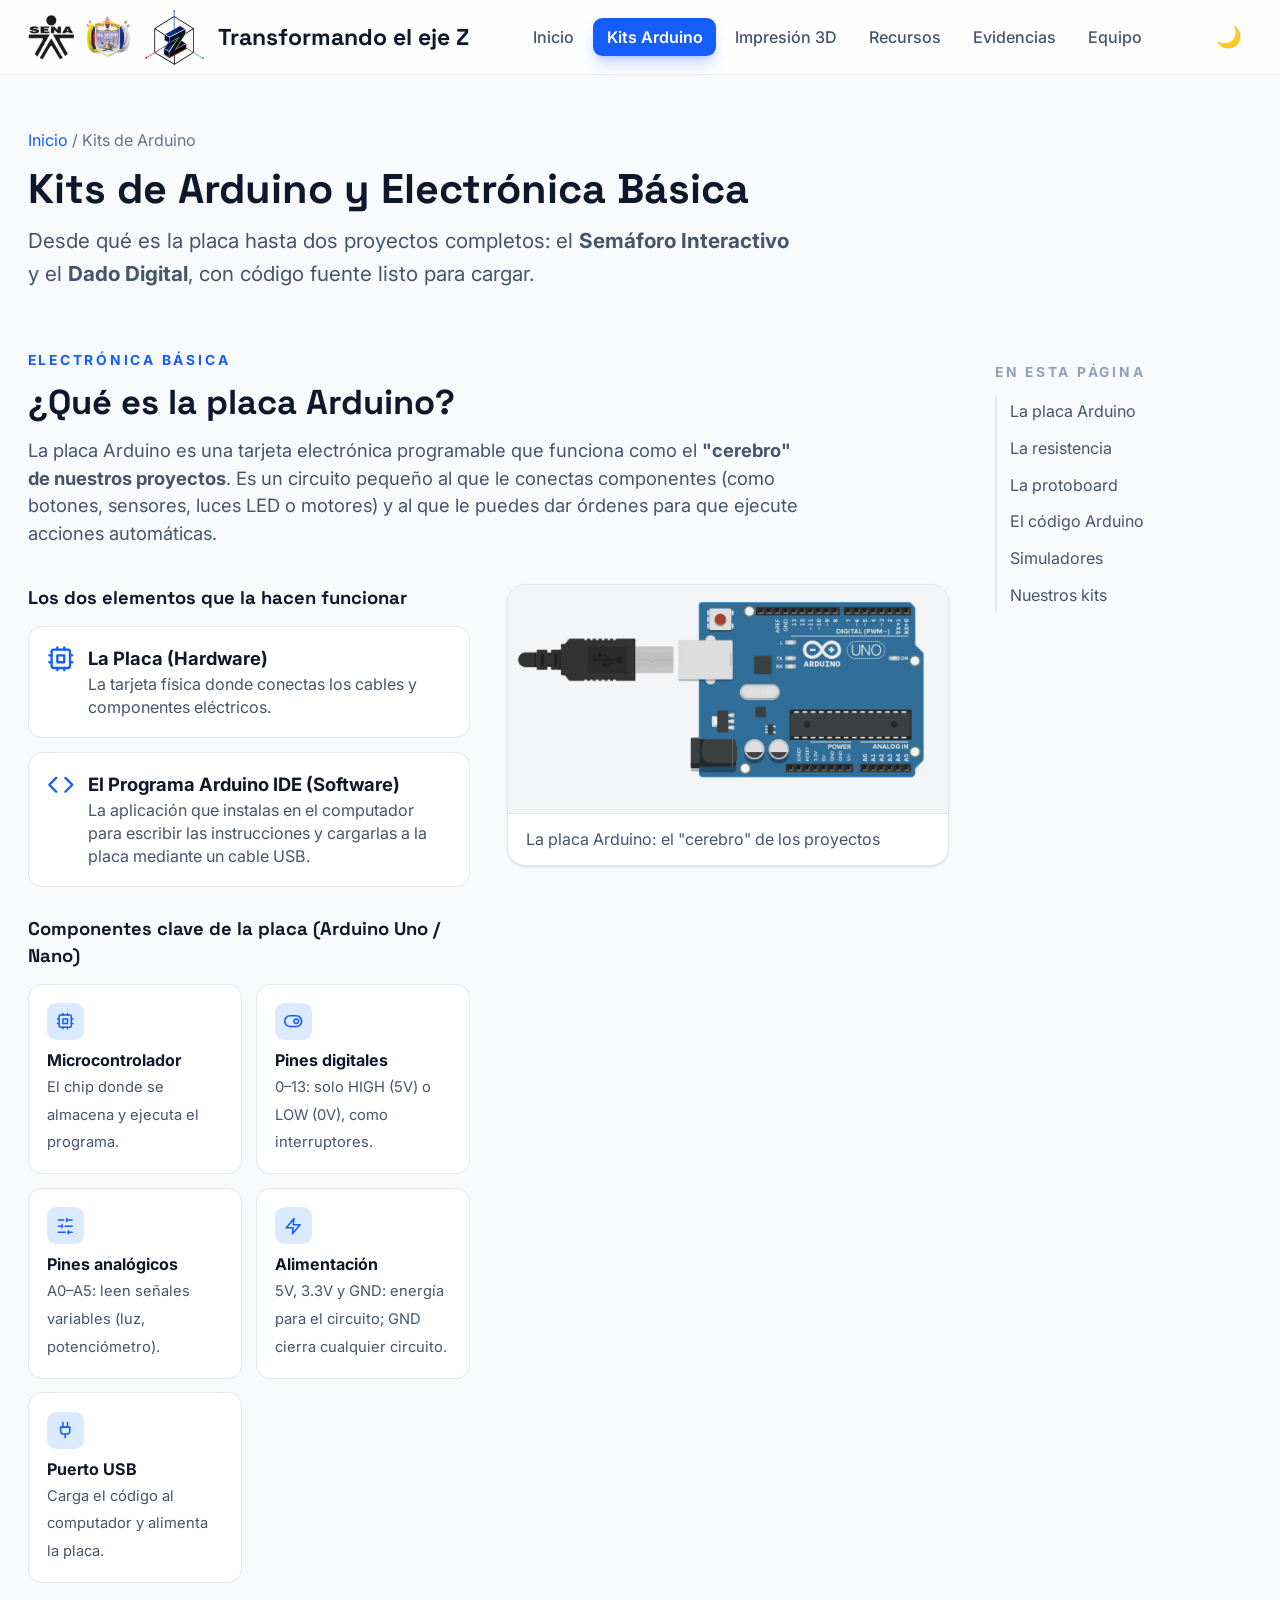
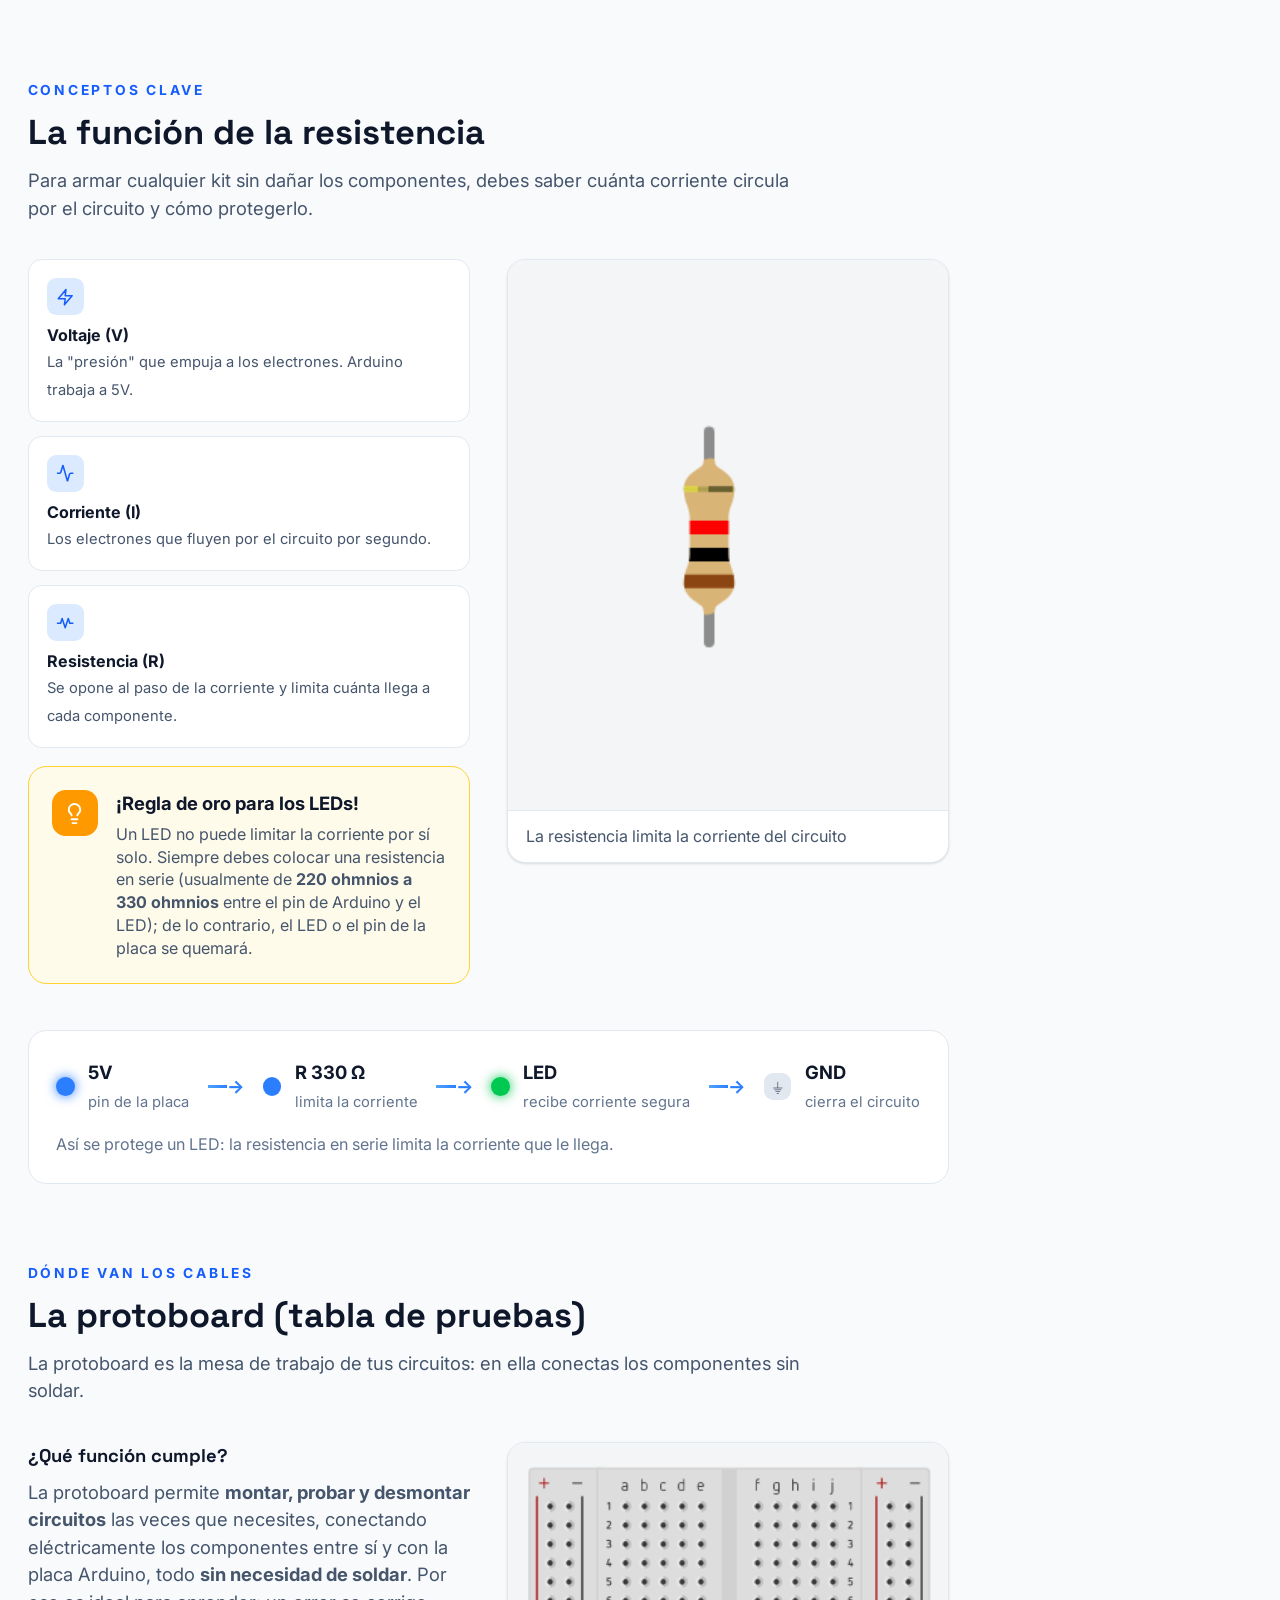
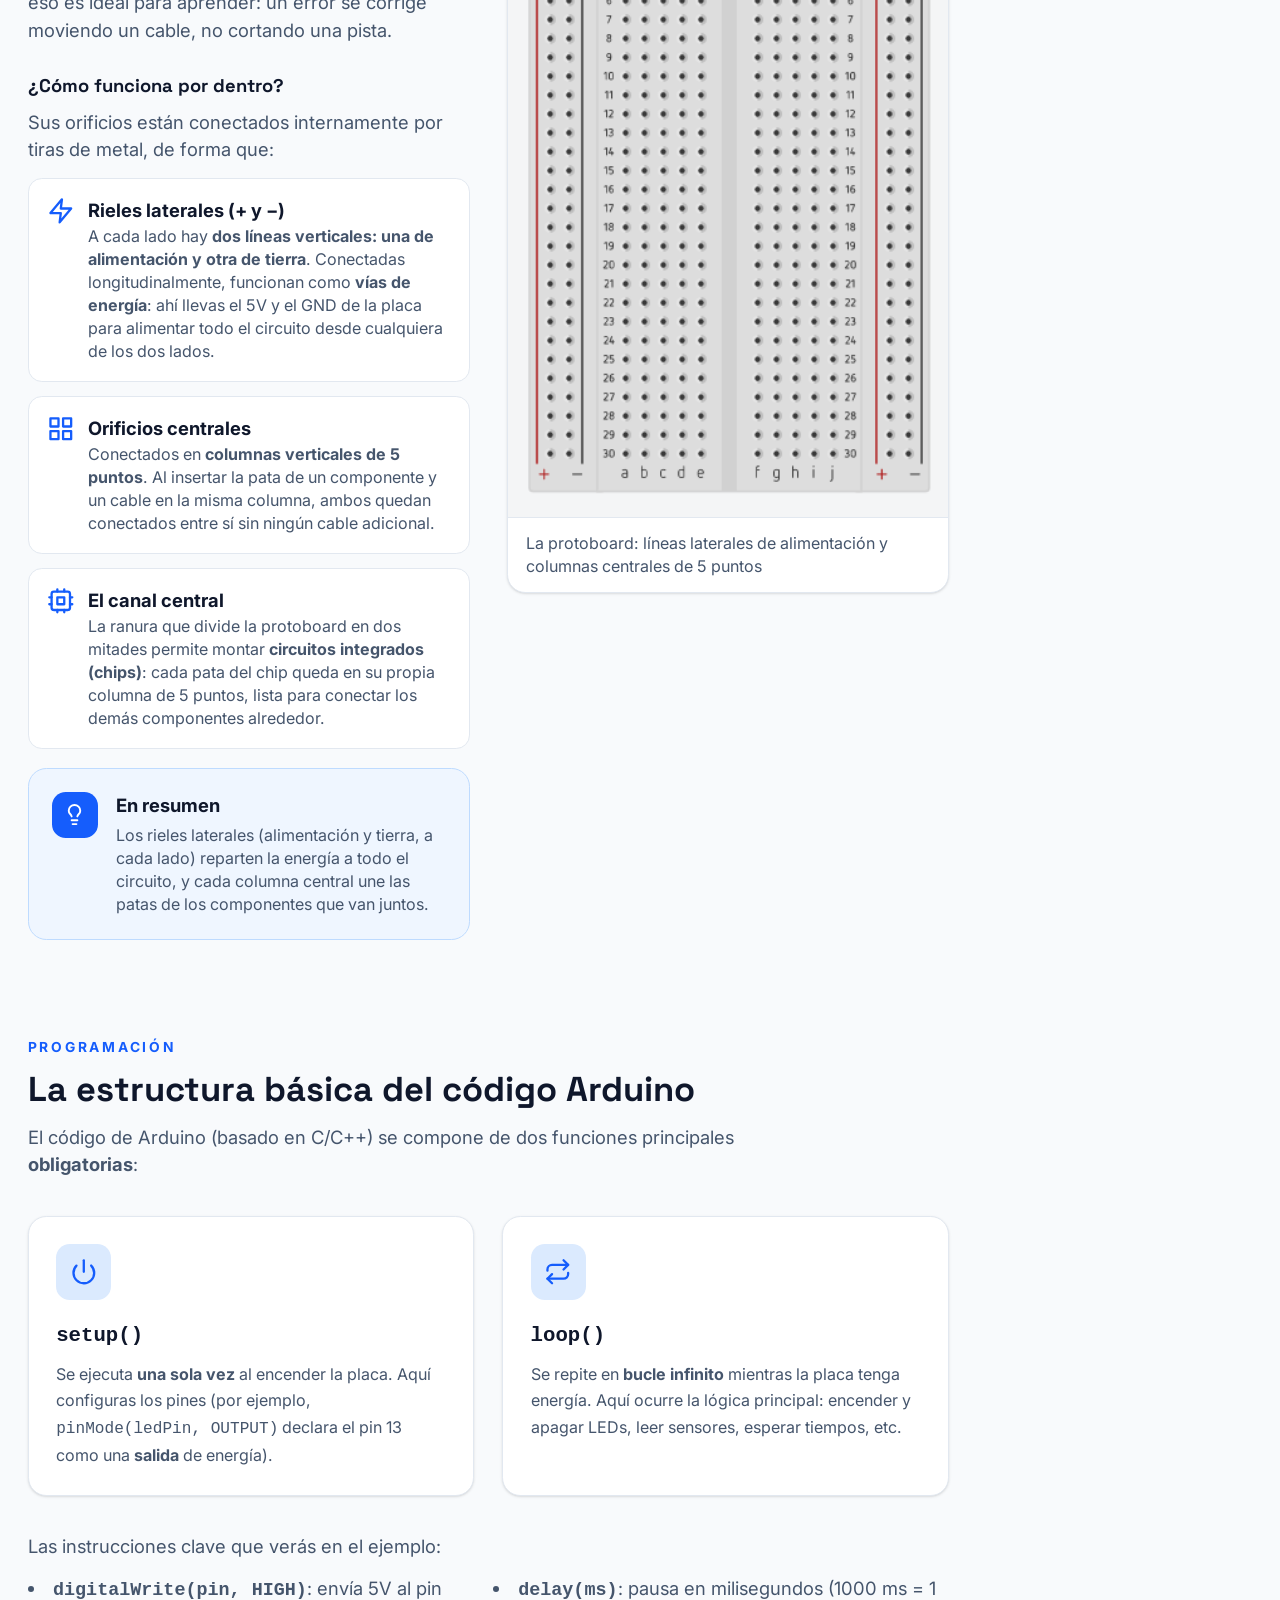
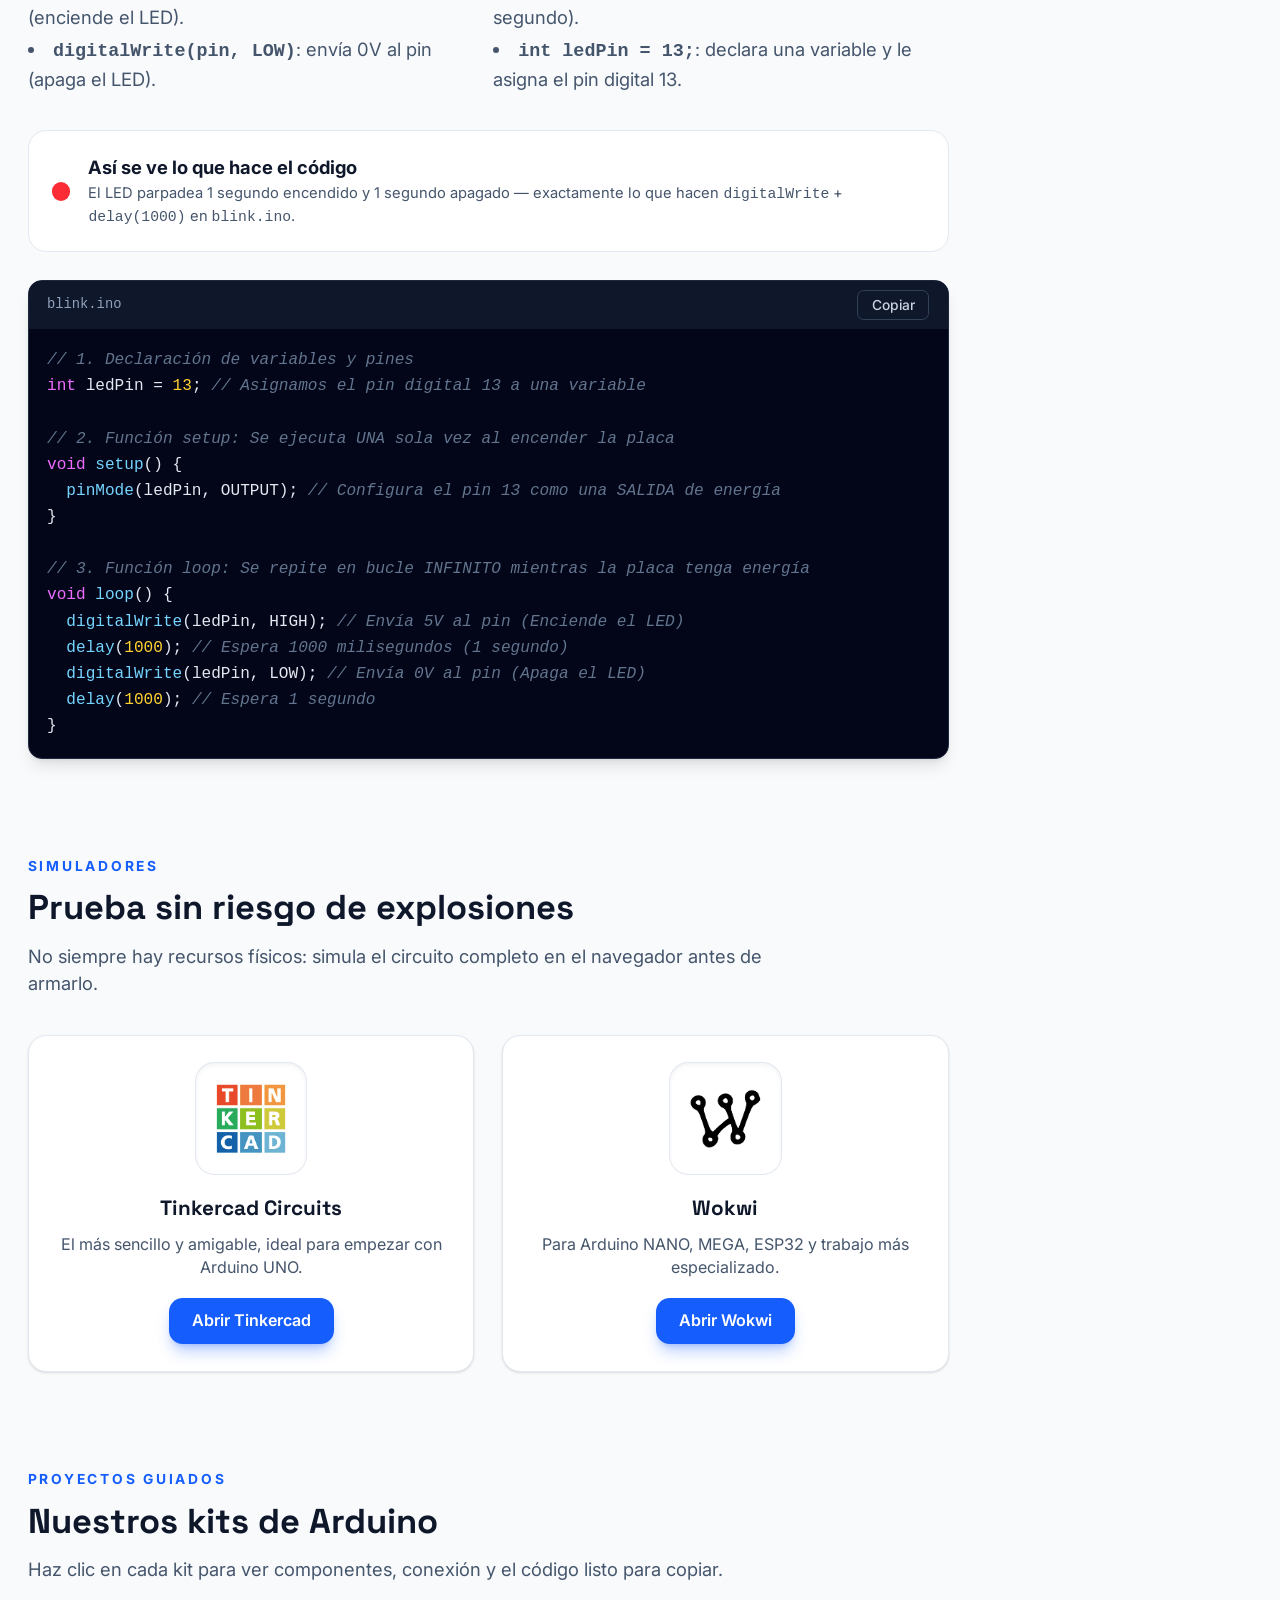
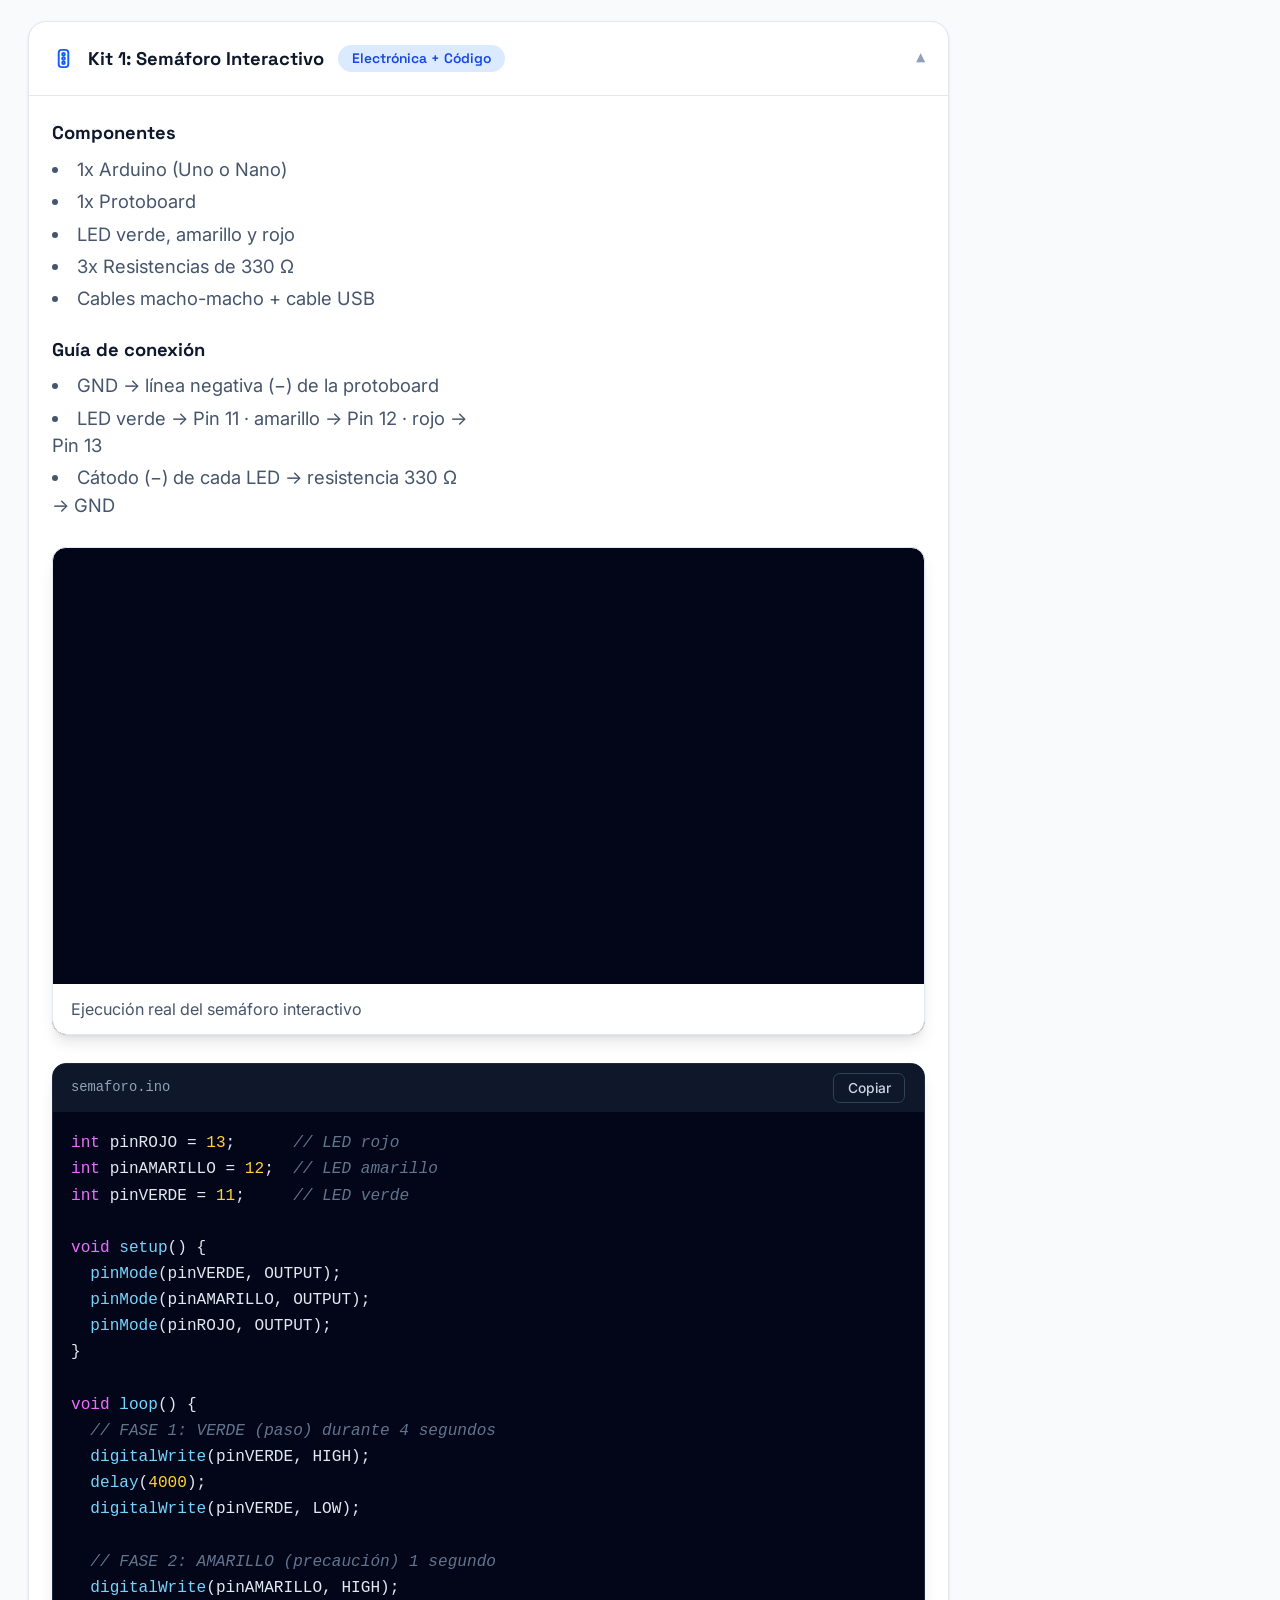
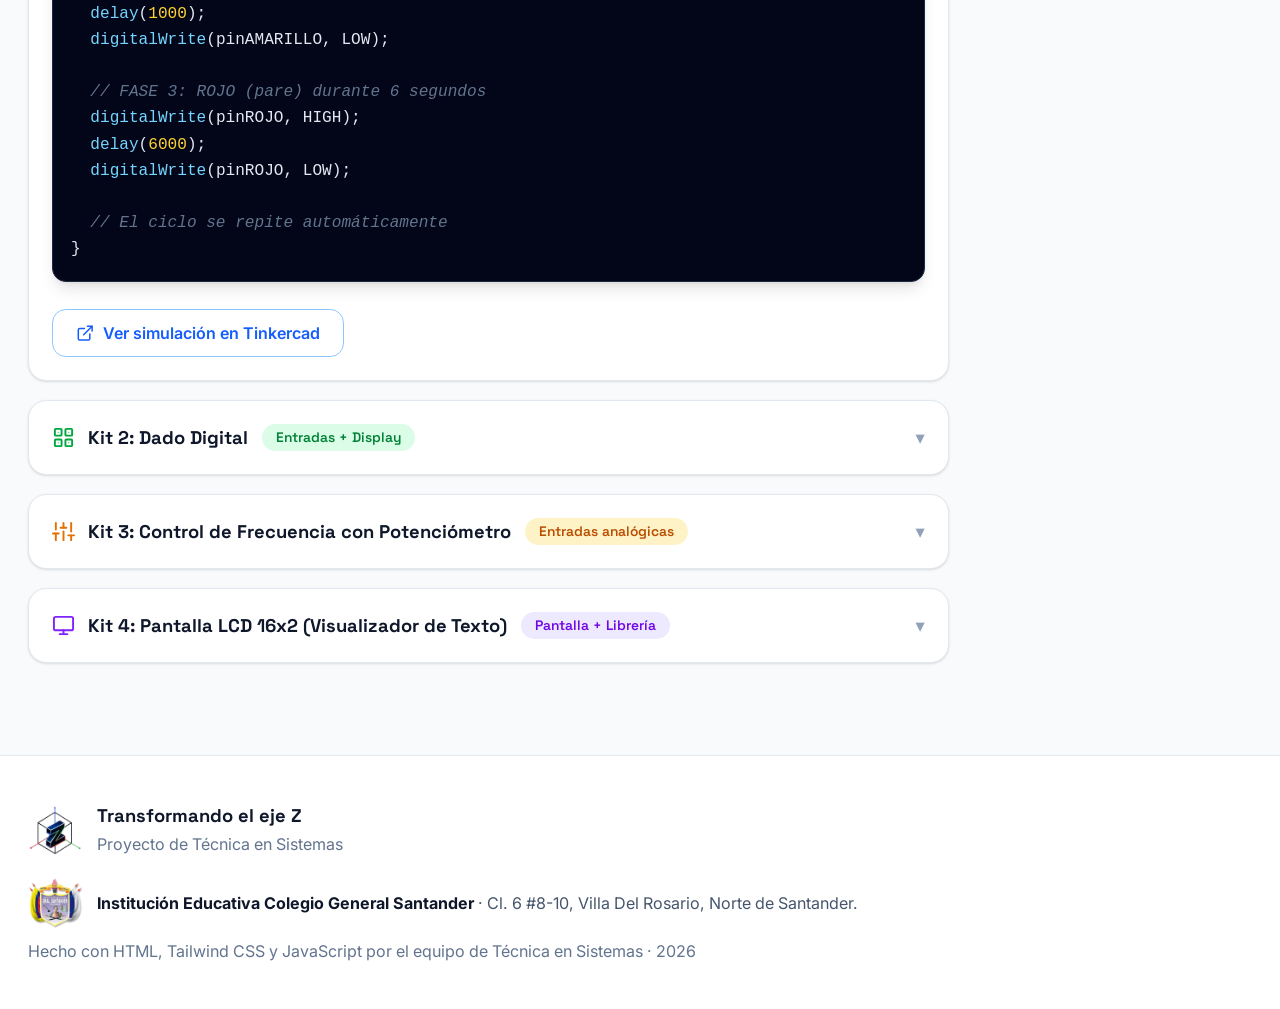
<file: arduino.html>
<!DOCTYPE html>
<html lang="es" class="scroll-smooth">
<head>
  <meta charset="UTF-8">
  <meta name="viewport" content="width=device-width, initial-scale=1.0">
  <title>Transformando el eje Z — Kits de Arduino</title>
  <meta name="description" content="Kits de Arduino y electrónica básica: la placa, conceptos clave, simuladores y dos proyectos completos con código fuente.">
  <link rel="icon" type="image/png" href="./assets/logo.png">
  <link rel="preconnect" href="https://fonts.googleapis.com">
  <link rel="preconnect" href="https://fonts.gstatic.com" crossorigin>
  <link href="https://fonts.googleapis.com/css2?family=Inter:wght@400;500;600;700&family=Space+Grotesk:wght@500;600;700&display=swap" rel="stylesheet">
  <script>
    try { if (localStorage.getItem("theme") === "dark") document.documentElement.classList.add("dark"); } catch (e) {}
  </script>
  <script type="module" crossorigin src="./assets/main-V_hvr2Cv.js"></script>
  <link rel="stylesheet" crossorigin href="./assets/main-D3dzY4R9.css">
</head>
<body class="min-h-screen">

  <!-- ═══ NAVBAR ═══ -->
  <nav class="fixed inset-x-0 top-0 z-50 border-b border-slate-200/60 bg-white/80 backdrop-blur-xl dark:border-slate-800/60 dark:bg-slate-950/80">
    <div class="mx-auto flex h-16 max-w-6xl items-center justify-between px-4 sm:px-6">
      <a class="flex items-center gap-2.5" href="./index.html">
        <img src="./assets/logo-sena.webp" alt="Logo SENA" class="hidden h-10 w-10 rounded-md object-contain sm:inline dark:hidden">
        <img src="./assets/logo-sena-claro.webp" alt="Logo SENA" class="hidden h-10 w-10 rounded-md object-contain dark:inline">
        <img src="./assets/logo-institucion.webp" alt="Logo I.E. Colegio General Santander" class="hidden h-10 w-10 rounded-md object-contain sm:inline">
        <img src="./assets/logo-simple.webp" alt="Logo Transformando el eje Z" class="h-14 w-14 rounded-lg object-contain">
        <span class="font-display text-xl font-bold text-slate-900 dark:text-white">Transformando el eje Z</span>
      </a>
      <ul class="hidden items-center gap-1 md:flex">
        <li><a href="./index.html" class="rounded-lg px-3 py-2 text-sm font-medium text-slate-600 transition hover:bg-blue-50 hover:text-blue-600 dark:text-slate-300 dark:hover:bg-blue-500/10 dark:hover:text-blue-400">Inicio</a></li>
        <li><a href="./arduino.html" class="rounded-lg bg-blue-600 px-3 py-2 text-sm font-semibold text-white shadow-lg shadow-blue-600/25">Kits Arduino</a></li>
        <li><a href="./impresion3d.html" class="rounded-lg px-3 py-2 text-sm font-medium text-slate-600 transition hover:bg-blue-50 hover:text-blue-600 dark:text-slate-300 dark:hover:bg-blue-500/10 dark:hover:text-blue-400">Impresión 3D</a></li>
        <li><a href="./recursos.html" class="rounded-lg px-3 py-2 text-sm font-medium text-slate-600 transition hover:bg-blue-50 hover:text-blue-600 dark:text-slate-300 dark:hover:bg-blue-500/10 dark:hover:text-blue-400">Recursos</a></li>
        <li><a href="./evidencias.html" class="rounded-lg px-3 py-2 text-sm font-medium text-slate-600 transition hover:bg-blue-50 hover:text-blue-600 dark:text-slate-300 dark:hover:bg-blue-500/10 dark:hover:text-blue-400">Evidencias</a></li>
        <li><a href="./equipo.html" class="rounded-lg px-3 py-2 text-sm font-medium text-slate-600 transition hover:bg-blue-50 hover:text-blue-600 dark:text-slate-300 dark:hover:bg-blue-500/10 dark:hover:text-blue-400">Equipo</a></li>
      </ul>
      <div class="flex items-center gap-2">
        <button data-theme-toggle onclick="toggleTheme()" title="Cambiar tema" aria-label="Cambiar tema"
          class="flex h-10 w-10 items-center justify-center rounded-lg text-lg transition hover:bg-slate-100 dark:hover:bg-slate-800">🌙</button>
        <button onclick="toggleMenu()" aria-label="Abrir menú"
          class="flex h-10 w-10 items-center justify-center rounded-lg text-xl transition hover:bg-slate-100 md:hidden dark:hover:bg-slate-800">☰</button>
      </div>
    </div>
    <ul id="navLinks" class="mobile-menu md:hidden">
      <li><a href="./index.html" class="block rounded-lg px-4 py-2.5 text-sm font-medium text-slate-600 hover:bg-blue-50 dark:text-slate-300 dark:hover:bg-blue-500/10">Inicio</a></li>
      <li><a href="./arduino.html" class="block rounded-lg bg-blue-600 px-4 py-2.5 text-sm font-semibold text-white">Kits Arduino</a></li>
      <li><a href="./impresion3d.html" class="block rounded-lg px-4 py-2.5 text-sm font-medium text-slate-600 hover:bg-blue-50 dark:text-slate-300 dark:hover:bg-blue-500/10">Impresión 3D</a></li>
      <li><a href="./recursos.html" class="block rounded-lg px-4 py-2.5 text-sm font-medium text-slate-600 hover:bg-blue-50 dark:text-slate-300 dark:hover:bg-blue-500/10">Recursos</a></li>
      <li><a href="./evidencias.html" class="block rounded-lg px-4 py-2.5 text-sm font-medium text-slate-600 hover:bg-blue-50 dark:text-slate-300 dark:hover:bg-blue-500/10">Evidencias</a></li>
      <li><a href="./equipo.html" class="block rounded-lg px-4 py-2.5 text-sm font-medium text-slate-600 hover:bg-blue-50 dark:text-slate-300 dark:hover:bg-blue-500/10">Equipo</a></li>
    </ul>
  </nav>

  <!-- ═══ CABECERA DE PÁGINA ═══ -->
  <div class="mx-auto max-w-6xl px-4 pt-28 sm:px-6 lg:flex lg:gap-10">
    <div class="min-w-0 flex-1">
      <p class="text-sm text-slate-500 dark:text-slate-400"><a class="text-blue-600 hover:underline dark:text-blue-400" href="./index.html">Inicio</a> <span>/ Kits de Arduino</span></p>
      <header class="mt-3">
        <h1 class="font-display text-3xl font-bold text-slate-900 sm:text-4xl dark:text-white">Kits de Arduino y Electrónica Básica</h1>
        <p class="mt-3 max-w-2xl text-lg text-slate-600 dark:text-slate-400">Desde qué es la placa hasta dos proyectos completos: el <b>Semáforo Interactivo</b> y el <b>Dado Digital</b>, con código fuente listo para cargar.</p>
      </header>
    </div>
  </div>

  <div class="mx-auto max-w-6xl px-4 sm:px-6 lg:flex lg:items-start lg:gap-10">

    <div class="min-w-0 flex-1">

      <!-- ═══ SECCIÓN 1: La placa Arduino ═══ -->
      <section id="placa" class="pt-12">
        <div class="reveal">
          <span class="text-xs font-bold uppercase tracking-[0.2em] text-blue-600 dark:text-blue-400">Electrónica básica</span>
          <h2 class="mt-2 font-display text-2xl font-bold text-slate-900 sm:text-3xl dark:text-white">¿Qué es la placa Arduino?</h2>
          <p class="mt-3 max-w-2xl text-slate-600 dark:text-slate-400">La placa Arduino es una tarjeta electrónica programable que funciona como el <b>"cerebro" de nuestros proyectos</b>. Es un circuito pequeño al que le conectas componentes (como botones, sensores, luces LED o motores) y al que le puedes dar órdenes para que ejecute acciones automáticas.</p>
        </div>
        <div class="mt-8 grid items-start gap-8 lg:grid-cols-2">
          <div>
            <h4 class="font-display font-bold text-slate-900 dark:text-white">Los dos elementos que la hacen funcionar</h4>
            <div class="mt-3 space-y-3">
              <div class="reveal flex gap-3 rounded-xl border border-slate-200 bg-white p-4 dark:border-slate-800 dark:bg-slate-900">
                <svg class="h-6 w-6 shrink-0 text-blue-600 dark:text-blue-400" viewBox="0 0 24 24" fill="none" stroke="currentColor" stroke-width="2" stroke-linecap="round" stroke-linejoin="round" aria-hidden="true"><rect x="4" y="4" width="16" height="16" rx="2"/><rect x="9" y="9" width="6" height="6"/><path d="M15 2v2M15 20v2M2 15h2M2 9h2M20 15h2M20 9h2M9 2v2M9 20v2"/></svg>
                <div><b class="text-slate-900 dark:text-white">La Placa (Hardware)</b><p class="text-sm text-slate-600 dark:text-slate-400">La tarjeta física donde conectas los cables y componentes eléctricos.</p></div>
              </div>
              <div class="reveal flex gap-3 rounded-xl border border-slate-200 bg-white p-4 dark:border-slate-800 dark:bg-slate-900">
                <svg class="h-6 w-6 shrink-0 text-blue-600 dark:text-blue-400" viewBox="0 0 24 24" fill="none" stroke="currentColor" stroke-width="2" stroke-linecap="round" stroke-linejoin="round" aria-hidden="true"><path d="m16 18 6-6-6-6"/><path d="m8 6-6 6 6 6"/></svg>
                <div><b class="text-slate-900 dark:text-white">El Programa Arduino IDE (Software)</b><p class="text-sm text-slate-600 dark:text-slate-400">La aplicación que instalas en el computador para escribir las instrucciones y cargarlas a la placa mediante un cable USB.</p></div>
              </div>
            </div>
            <h4 class="mt-6 font-display font-bold text-slate-900 dark:text-white">Componentes clave de la placa (Arduino Uno / Nano)</h4>
            <div class="mt-3 grid gap-3 sm:grid-cols-2">
              <div class="reveal rounded-xl border border-slate-200 bg-white p-4 dark:border-slate-800 dark:bg-slate-900">
                <span class="flex h-8 w-8 items-center justify-center rounded-lg bg-blue-100 text-blue-600 dark:bg-blue-500/10 dark:text-blue-400"><svg class="h-4 w-4" viewBox="0 0 24 24" fill="none" stroke="currentColor" stroke-width="2" stroke-linecap="round" stroke-linejoin="round" aria-hidden="true"><rect x="4" y="4" width="16" height="16" rx="2"/><rect x="9" y="9" width="6" height="6"/><path d="M15 2v2M15 20v2M2 15h2M2 9h2M20 15h2M20 9h2M9 2v2M9 20v2"/></svg></span>
                <b class="mt-2 block text-sm text-slate-900 dark:text-white">Microcontrolador</b>
                <small class="text-slate-600 dark:text-slate-400">El chip donde se almacena y ejecuta el programa.</small>
              </div>
              <div class="reveal rounded-xl border border-slate-200 bg-white p-4 dark:border-slate-800 dark:bg-slate-900">
                <span class="flex h-8 w-8 items-center justify-center rounded-lg bg-blue-100 text-blue-600 dark:bg-blue-500/10 dark:text-blue-400"><svg class="h-4 w-4" viewBox="0 0 24 24" fill="none" stroke="currentColor" stroke-width="2" stroke-linecap="round" stroke-linejoin="round" aria-hidden="true"><rect x="1" y="5" width="22" height="14" rx="7"/><circle cx="16" cy="12" r="3"/></svg></span>
                <b class="mt-2 block text-sm text-slate-900 dark:text-white">Pines digitales</b>
                <small class="text-slate-600 dark:text-slate-400">0–13: solo HIGH (5V) o LOW (0V), como interruptores.</small>
              </div>
              <div class="reveal rounded-xl border border-slate-200 bg-white p-4 dark:border-slate-800 dark:bg-slate-900">
                <span class="flex h-8 w-8 items-center justify-center rounded-lg bg-blue-100 text-blue-600 dark:bg-blue-500/10 dark:text-blue-400"><svg class="h-4 w-4" viewBox="0 0 24 24" fill="none" stroke="currentColor" stroke-width="2" stroke-linecap="round" stroke-linejoin="round" aria-hidden="true"><line x1="21" y1="4" x2="14" y2="4"/><line x1="10" y1="4" x2="3" y2="4"/><line x1="21" y1="12" x2="12" y2="12"/><line x1="8" y1="12" x2="3" y2="12"/><line x1="21" y1="20" x2="16" y2="20"/><line x1="12" y1="20" x2="3" y2="20"/><line x1="14" y1="2" x2="14" y2="6"/><line x1="8" y1="10" x2="8" y2="14"/><line x1="16" y1="18" x2="16" y2="22"/></svg></span>
                <b class="mt-2 block text-sm text-slate-900 dark:text-white">Pines analógicos</b>
                <small class="text-slate-600 dark:text-slate-400">A0–A5: leen señales variables (luz, potenciómetro).</small>
              </div>
              <div class="reveal rounded-xl border border-slate-200 bg-white p-4 dark:border-slate-800 dark:bg-slate-900">
                <span class="flex h-8 w-8 items-center justify-center rounded-lg bg-blue-100 text-blue-600 dark:bg-blue-500/10 dark:text-blue-400"><svg class="h-4 w-4" viewBox="0 0 24 24" fill="none" stroke="currentColor" stroke-width="2" stroke-linecap="round" stroke-linejoin="round" aria-hidden="true"><path d="M13 2 3 14h9l-1 8 10-12h-9l1-8z"/></svg></span>
                <b class="mt-2 block text-sm text-slate-900 dark:text-white">Alimentación</b>
                <small class="text-slate-600 dark:text-slate-400">5V, 3.3V y GND: energía para el circuito; GND cierra cualquier circuito.</small>
              </div>
              <div class="reveal rounded-xl border border-slate-200 bg-white p-4 dark:border-slate-800 dark:bg-slate-900">
                <span class="flex h-8 w-8 items-center justify-center rounded-lg bg-blue-100 text-blue-600 dark:bg-blue-500/10 dark:text-blue-400"><svg class="h-4 w-4" viewBox="0 0 24 24" fill="none" stroke="currentColor" stroke-width="2" stroke-linecap="round" stroke-linejoin="round" aria-hidden="true"><path d="M12 22v-5"/><path d="M9 8V2"/><path d="M15 8V2"/><path d="M18 8v5a4 4 0 0 1-4 4h-4a4 4 0 0 1-4-4V8Z"/></svg></span>
                <b class="mt-2 block text-sm text-slate-900 dark:text-white">Puerto USB</b>
                <small class="text-slate-600 dark:text-slate-400">Carga el código al computador y alimenta la placa.</small>
              </div>
            </div>
          </div>
          <figure class="reveal overflow-hidden rounded-2xl border border-slate-200 bg-white shadow-sm dark:border-slate-800 dark:bg-slate-900">
            <img loading="lazy" decoding="async" src="./assets/kit-imagen.webp" alt="Placa Arduino y sus componentes" class="w-full object-cover">
            <figcaption class="border-t border-slate-200 px-4 py-3 text-sm text-slate-600 dark:border-slate-800 dark:text-slate-400">La placa Arduino: el "cerebro" de los proyectos</figcaption>
          </figure>
        </div>
      </section>

      <!-- ═══ SECCIÓN 2: Resistencia + Protoboard ═══ -->
      <section id="resistencia" class="pt-20">
        <div class="reveal">
          <span class="text-xs font-bold uppercase tracking-[0.2em] text-blue-600 dark:text-blue-400">Conceptos clave</span>
          <h2 class="mt-2 font-display text-2xl font-bold text-slate-900 sm:text-3xl dark:text-white">La función de la resistencia</h2>
          <p class="mt-3 max-w-2xl text-slate-600 dark:text-slate-400">Para armar cualquier kit sin dañar los componentes, debes saber cuánta corriente circula por el circuito y cómo protegerlo.</p>
        </div>
        <div class="mt-8 grid items-start gap-8 lg:grid-cols-2">
          <div>
            <div class="grid gap-3">
              <div class="reveal rounded-xl border border-slate-200 bg-white p-4 dark:border-slate-800 dark:bg-slate-900">
                <span class="flex h-8 w-8 items-center justify-center rounded-lg bg-blue-100 text-blue-600 dark:bg-blue-500/10 dark:text-blue-400"><svg class="h-4 w-4" viewBox="0 0 24 24" fill="none" stroke="currentColor" stroke-width="2" stroke-linecap="round" stroke-linejoin="round" aria-hidden="true"><path d="M13 2 3 14h9l-1 8 10-12h-9l1-8z"/></svg></span>
                <b class="mt-2 block text-sm text-slate-900 dark:text-white">Voltaje (V)</b>
                <small class="text-slate-600 dark:text-slate-400">La "presión" que empuja a los electrones. Arduino trabaja a 5V.</small>
              </div>
              <div class="reveal rounded-xl border border-slate-200 bg-white p-4 dark:border-slate-800 dark:bg-slate-900">
                <span class="flex h-8 w-8 items-center justify-center rounded-lg bg-blue-100 text-blue-600 dark:bg-blue-500/10 dark:text-blue-400"><svg class="h-4 w-4" viewBox="0 0 24 24" fill="none" stroke="currentColor" stroke-width="2" stroke-linecap="round" stroke-linejoin="round" aria-hidden="true"><path d="M22 12h-2.48a2 2 0 0 0-1.93 1.46l-2.35 8.36a.25.25 0 0 1-.48 0L9.24 2.18a.25.25 0 0 0-.48 0l-2.35 8.36A2 2 0 0 1 4.48 12H2"/></svg></span>
                <b class="mt-2 block text-sm text-slate-900 dark:text-white">Corriente (I)</b>
                <small class="text-slate-600 dark:text-slate-400">Los electrones que fluyen por el circuito por segundo.</small>
              </div>
              <div class="reveal rounded-xl border border-slate-200 bg-white p-4 dark:border-slate-800 dark:bg-slate-900">
                <span class="flex h-8 w-8 items-center justify-center rounded-lg bg-blue-100 text-blue-600 dark:bg-blue-500/10 dark:text-blue-400"><svg class="h-4 w-4" viewBox="0 0 24 24" fill="none" stroke="currentColor" stroke-width="2" stroke-linecap="round" stroke-linejoin="round" aria-hidden="true"><polyline points="2 12 6 12 8 6 12 18 16 6 18 12 22 12"/></svg></span>
                <b class="mt-2 block text-sm text-slate-900 dark:text-white">Resistencia (R)</b>
                <small class="text-slate-600 dark:text-slate-400">Se opone al paso de la corriente y limita cuánta llega a cada componente.</small>
              </div>
            </div>
            <div class="reveal mt-4 flex items-start gap-4 rounded-2xl border border-amber-300 bg-amber-50 p-5 dark:border-amber-500/30 dark:bg-amber-500/10">
              <span class="flex h-10 w-10 shrink-0 items-center justify-center rounded-xl bg-amber-500 text-white">
                <svg class="h-5 w-5" viewBox="0 0 24 24" fill="none" stroke="currentColor" stroke-width="2" stroke-linecap="round" stroke-linejoin="round" aria-hidden="true"><path d="M15 14c.2-1 .7-1.7 1.5-2.5 1-.9 1.5-2.2 1.5-3.5A6 6 0 0 0 6 8c0 1 .2 2.2 1.5 3.5.7.7 1.3 1.5 1.5 2.5"/><path d="M9 18h6"/><path d="M10 22h4"/></svg>
              </span>
              <div>
                <b class="text-slate-900 dark:text-white">¡Regla de oro para los LEDs!</b>
                <p class="mt-1 text-sm text-slate-600 dark:text-slate-300">Un LED no puede limitar la corriente por sí solo. Siempre debes colocar una resistencia en serie (usualmente de <b>220 ohmnios a 330 ohmnios</b> entre el pin de Arduino y el LED); de lo contrario, el LED o el pin de la placa se quemará.</p>
              </div>
            </div>
          </div>
          <figure class="reveal overflow-hidden rounded-2xl border border-slate-200 bg-white shadow-sm dark:border-slate-800 dark:bg-slate-900">
            <img loading="lazy" decoding="async" src="./assets/kit-imagen-1.png" alt="Resistencia eléctrica" class="w-full object-cover">
            <figcaption class="border-t border-slate-200 px-4 py-3 text-sm text-slate-600 dark:border-slate-800 dark:text-slate-400">La resistencia limita la corriente del circuito</figcaption>
          </figure>
        </div>

        <!-- Diagrama de circuito (CSS) -->
        <div class="reveal mt-10 rounded-2xl border border-slate-200 bg-white p-6 dark:border-slate-800 dark:bg-slate-900">
          <div class="flex flex-col items-stretch gap-4 md:flex-row md:items-center">
            <div class="flex items-center gap-3">
              <span class="h-4 w-4 rounded-full bg-blue-500 shadow-[0_0_12px_theme(colors.blue.500)]"></span>
              <div><b class="block text-slate-900 dark:text-white">5V</b><small class="text-slate-500 dark:text-slate-400">pin de la placa</small></div>
            </div>
            <span class="cable" aria-hidden="true"></span>
            <div class="flex items-center gap-3">
              <span class="h-4 w-4 rounded-full bg-blue-500"></span>
              <div><b class="block text-slate-900 dark:text-white">R 330 Ω</b><small class="text-slate-500 dark:text-slate-400">limita la corriente</small></div>
            </div>
            <span class="cable" aria-hidden="true"></span>
            <div class="flex items-center gap-3">
              <span class="h-4 w-4 rounded-full bg-green-500 shadow-[0_0_12px_theme(colors.green.500)]"></span>
              <div><b class="block text-slate-900 dark:text-white">LED</b><small class="text-slate-500 dark:text-slate-400">recibe corriente segura</small></div>
            </div>
            <span class="cable" aria-hidden="true"></span>
            <div class="flex items-center gap-3">
              <span class="flex h-6 w-6 items-center justify-center rounded-lg bg-slate-200 text-sm text-slate-700 dark:bg-slate-800 dark:text-slate-300">⏚</span>
              <div><b class="block text-slate-900 dark:text-white">GND</b><small class="text-slate-500 dark:text-slate-400">cierra el circuito</small></div>
            </div>
          </div>
          <p class="mt-4 text-sm text-slate-500 dark:text-slate-400">Así se protege un LED: la resistencia en serie limita la corriente que le llega.</p>
        </div>

        <!-- Protoboard -->
        <div id="protoboard" class="reveal mt-16">
          <span class="text-xs font-bold uppercase tracking-[0.2em] text-blue-600 dark:text-blue-400">Dónde van los cables</span>
          <h2 class="mt-2 font-display text-2xl font-bold text-slate-900 sm:text-3xl dark:text-white">La protoboard (tabla de pruebas)</h2>
          <p class="mt-3 max-w-2xl text-slate-600 dark:text-slate-400">La protoboard es la mesa de trabajo de tus circuitos: en ella conectas los componentes sin soldar.</p>
        </div>
        <div class="mt-8 grid items-start gap-8 lg:grid-cols-2">
          <div>
            <h4 class="font-display font-bold text-slate-900 dark:text-white">¿Qué función cumple?</h4>
            <p class="mt-2 text-slate-600 dark:text-slate-400">La protoboard permite <b>montar, probar y desmontar circuitos</b> las veces que necesites, conectando eléctricamente los componentes entre sí y con la placa Arduino, todo <b>sin necesidad de soldar</b>. Por eso es ideal para aprender: un error se corrige moviendo un cable, no cortando una pista.</p>
            <h4 class="mt-6 font-display font-bold text-slate-900 dark:text-white">¿Cómo funciona por dentro?</h4>
            <p class="mt-2 text-slate-600 dark:text-slate-400">Sus orificios están conectados internamente por tiras de metal, de forma que:</p>
            <div class="mt-3 space-y-3">
              <div class="reveal flex gap-3 rounded-xl border border-slate-200 bg-white p-4 dark:border-slate-800 dark:bg-slate-900">
                <svg class="h-6 w-6 shrink-0 text-blue-600 dark:text-blue-400" viewBox="0 0 24 24" fill="none" stroke="currentColor" stroke-width="2" stroke-linecap="round" stroke-linejoin="round" aria-hidden="true"><path d="M13 2 3 14h9l-1 8 10-12h-9l1-8z"/></svg>
                <div><b class="text-slate-900 dark:text-white">Rieles laterales (+ y −)</b><p class="text-sm text-slate-600 dark:text-slate-400">A cada lado hay <b>dos líneas verticales: una de alimentación y otra de tierra</b>. Conectadas longitudinalmente, funcionan como <b>vías de energía</b>: ahí llevas el 5V y el GND de la placa para alimentar todo el circuito desde cualquiera de los dos lados.</p></div>
              </div>
              <div class="reveal flex gap-3 rounded-xl border border-slate-200 bg-white p-4 dark:border-slate-800 dark:bg-slate-900">
                <svg class="h-6 w-6 shrink-0 text-blue-600 dark:text-blue-400" viewBox="0 0 24 24" fill="none" stroke="currentColor" stroke-width="2" stroke-linecap="round" stroke-linejoin="round" aria-hidden="true"><rect x="3" y="3" width="7" height="7"/><rect x="14" y="3" width="7" height="7"/><rect x="14" y="14" width="7" height="7"/><rect x="3" y="14" width="7" height="7"/></svg>
                <div><b class="text-slate-900 dark:text-white">Orificios centrales</b><p class="text-sm text-slate-600 dark:text-slate-400">Conectados en <b>columnas verticales de 5 puntos</b>. Al insertar la pata de un componente y un cable en la misma columna, ambos quedan conectados entre sí sin ningún cable adicional.</p></div>
              </div>
              <div class="reveal flex gap-3 rounded-xl border border-slate-200 bg-white p-4 dark:border-slate-800 dark:bg-slate-900">
                <svg class="h-6 w-6 shrink-0 text-blue-600 dark:text-blue-400" viewBox="0 0 24 24" fill="none" stroke="currentColor" stroke-width="2" stroke-linecap="round" stroke-linejoin="round" aria-hidden="true"><rect x="4" y="4" width="16" height="16" rx="2"/><rect x="9" y="9" width="6" height="6"/><path d="M15 2v2M15 20v2M2 15h2M2 9h2M20 15h2M20 9h2M9 2v2M9 20v2"/></svg>
                <div><b class="text-slate-900 dark:text-white">El canal central</b><p class="text-sm text-slate-600 dark:text-slate-400">La ranura que divide la protoboard en dos mitades permite montar <b>circuitos integrados (chips)</b>: cada pata del chip queda en su propia columna de 5 puntos, lista para conectar los demás componentes alrededor.</p></div>
              </div>
            </div>
            <div class="reveal mt-4 flex items-start gap-4 rounded-2xl border border-blue-200 bg-blue-50 p-5 dark:border-blue-500/30 dark:bg-blue-500/10">
              <span class="flex h-10 w-10 shrink-0 items-center justify-center rounded-xl bg-blue-600 text-white">
                <svg class="h-5 w-5" viewBox="0 0 24 24" fill="none" stroke="currentColor" stroke-width="2" stroke-linecap="round" stroke-linejoin="round" aria-hidden="true"><path d="M15 14c.2-1 .7-1.7 1.5-2.5 1-.9 1.5-2.2 1.5-3.5A6 6 0 0 0 6 8c0 1 .2 2.2 1.5 3.5.7.7 1.3 1.5 1.5 2.5"/><path d="M9 18h6"/><path d="M10 22h4"/></svg>
              </span>
              <div>
                <b class="text-slate-900 dark:text-white">En resumen</b>
                <p class="mt-1 text-sm text-slate-600 dark:text-slate-300">Los rieles laterales (alimentación y tierra, a cada lado) reparten la energía a todo el circuito, y cada columna central une las patas de los componentes que van juntos.</p>
              </div>
            </div>
          </div>
          <figure class="reveal overflow-hidden rounded-2xl border border-slate-200 bg-white shadow-sm dark:border-slate-800 dark:bg-slate-900">
            <img loading="lazy" decoding="async" src="./assets/kit-imagen-2-rotada.png" alt="Protoboard con sus vías de conexión" class="w-full object-cover">
            <figcaption class="border-t border-slate-200 px-4 py-3 text-sm text-slate-600 dark:border-slate-800 dark:text-slate-400">La protoboard: líneas laterales de alimentación y columnas centrales de 5 puntos</figcaption>
          </figure>
        </div>
      </section>

      <!-- ═══ SECCIÓN 3: Estructura del código ═══ -->
      <section id="codigo" class="pt-20">
        <div class="reveal">
          <span class="text-xs font-bold uppercase tracking-[0.2em] text-blue-600 dark:text-blue-400">Programación</span>
          <h2 class="mt-2 font-display text-2xl font-bold text-slate-900 sm:text-3xl dark:text-white">La estructura básica del código Arduino</h2>
          <p class="mt-3 max-w-2xl text-slate-600 dark:text-slate-400">El código de Arduino (basado en C/C++) se compone de dos funciones principales <b>obligatorias</b>:</p>
        </div>
        <div class="mt-8 grid gap-6 sm:grid-cols-2">
          <div class="reveal group rounded-2xl border border-slate-200 bg-white p-6 shadow-sm transition-all hover:-translate-y-1 hover:border-blue-300 hover:shadow-lg dark:border-slate-800 dark:bg-slate-900 dark:hover:border-blue-500/40">
            <div class="flex h-12 w-12 items-center justify-center rounded-xl bg-blue-100 text-blue-600 dark:bg-blue-500/10 dark:text-blue-400">
              <svg class="h-6 w-6" viewBox="0 0 24 24" fill="none" stroke="currentColor" stroke-width="2" stroke-linecap="round" stroke-linejoin="round" aria-hidden="true"><path d="M12 2v10"/><path d="M18.4 6.6a9 9 0 1 1-12.77.04"/></svg>
            </div>
            <h3 class="mt-4 font-display text-lg font-bold text-slate-900 dark:text-white"><code>setup()</code></h3>
            <p class="mt-2 text-sm leading-relaxed text-slate-600 dark:text-slate-400">Se ejecuta <b>una sola vez</b> al encender la placa. Aquí configuras los pines (por ejemplo, <code>pinMode(ledPin, OUTPUT)</code> declara el pin 13 como una <b>salida</b> de energía).</p>
          </div>
          <div class="reveal group rounded-2xl border border-slate-200 bg-white p-6 shadow-sm transition-all hover:-translate-y-1 hover:border-blue-300 hover:shadow-lg dark:border-slate-800 dark:bg-slate-900 dark:hover:border-blue-500/40">
            <div class="flex h-12 w-12 items-center justify-center rounded-xl bg-blue-100 text-blue-600 dark:bg-blue-500/10 dark:text-blue-400">
              <svg class="h-6 w-6" viewBox="0 0 24 24" fill="none" stroke="currentColor" stroke-width="2" stroke-linecap="round" stroke-linejoin="round" aria-hidden="true"><path d="m17 2 4 4-4 4"/><path d="M3 11v-1a4 4 0 0 1 4-4h14"/><path d="m7 22-4-4 4-4"/><path d="M21 13v1a4 4 0 0 1-4 4H3"/></svg>
            </div>
            <h3 class="mt-4 font-display text-lg font-bold text-slate-900 dark:text-white"><code>loop()</code></h3>
            <p class="mt-2 text-sm leading-relaxed text-slate-600 dark:text-slate-400">Se repite en <b>bucle infinito</b> mientras la placa tenga energía. Aquí ocurre la lógica principal: encender y apagar LEDs, leer sensores, esperar tiempos, etc.</p>
          </div>
        </div>
        <p class="reveal mt-8 text-slate-600 dark:text-slate-400">Las instrucciones clave que verás en el ejemplo:</p>
        <div class="reveal mt-3 grid gap-2 text-slate-600 sm:grid-cols-2 dark:text-slate-400">
          <ul class="list-inside list-disc space-y-1">
            <li><b><code>digitalWrite(pin, HIGH)</code></b>: envía 5V al pin (enciende el LED).</li>
            <li><b><code>digitalWrite(pin, LOW)</code></b>: envía 0V al pin (apaga el LED).</li>
          </ul>
          <ul class="list-inside list-disc space-y-1">
            <li><b><code>delay(ms)</code></b>: pausa en milisegundos (1000 ms = 1 segundo).</li>
            <li><b><code>int ledPin = 13;</code></b>: declara una variable y le asigna el pin digital 13.</li>
          </ul>
        </div>
        <div class="reveal mt-8 flex items-center gap-4 rounded-2xl border border-slate-200 bg-white p-5 dark:border-slate-800 dark:bg-slate-900">
          <span class="h-4 w-4 shrink-0 rounded-full bg-red-500 animate-led-blink" aria-hidden="true"></span>
          <div>
            <b class="text-slate-900 dark:text-white">Así se ve lo que hace el código</b>
            <small class="block text-slate-600 dark:text-slate-400">El LED parpadea 1 segundo encendido y 1 segundo apagado — exactamente lo que hacen <code>digitalWrite</code> + <code>delay(1000)</code> en <code>blink.ino</code>.</small>
          </div>
        </div>
        <div data-code class="reveal mt-6 overflow-hidden rounded-xl border border-slate-800 bg-slate-950 shadow-lg">
          <div class="flex items-center justify-between bg-slate-900 px-4 py-2">
            <span class="font-mono text-xs text-slate-400">blink.ino</span>
            <button class="rounded-md border border-slate-700 px-3 py-1 text-xs font-medium text-slate-300 transition hover:border-blue-500 hover:text-blue-400" onclick="copiar(this)">Copiar</button>
          </div>
          <pre><code><span class="c">// 1. Declaración de variables y pines</span>
<span class="kw">int</span> ledPin = <span class="num">13</span>; <span class="c">// Asignamos el pin digital 13 a una variable</span>

<span class="c">// 2. Función setup: Se ejecuta UNA sola vez al encender la placa</span>
<span class="kw">void</span> <span class="fn">setup</span>() {
  <span class="fn">pinMode</span>(ledPin, OUTPUT); <span class="c">// Configura el pin 13 como una SALIDA de energía</span>
}

<span class="c">// 3. Función loop: Se repite en bucle INFINITO mientras la placa tenga energía</span>
<span class="kw">void</span> <span class="fn">loop</span>() {
  <span class="fn">digitalWrite</span>(ledPin, HIGH); <span class="c">// Envía 5V al pin (Enciende el LED)</span>
  <span class="fn">delay</span>(<span class="num">1000</span>); <span class="c">// Espera 1000 milisegundos (1 segundo)</span>
  <span class="fn">digitalWrite</span>(ledPin, LOW); <span class="c">// Envía 0V al pin (Apaga el LED)</span>
  <span class="fn">delay</span>(<span class="num">1000</span>); <span class="c">// Espera 1 segundo</span>
}</code></pre>
        </div>
      </section>

      <!-- ═══ SECCIÓN 4: Simuladores ═══ -->
      <section id="simuladores" class="pt-20">
        <div class="reveal">
          <span class="text-xs font-bold uppercase tracking-[0.2em] text-blue-600 dark:text-blue-400">Simuladores</span>
          <h2 class="mt-2 font-display text-2xl font-bold text-slate-900 sm:text-3xl dark:text-white">Prueba sin riesgo de explosiones</h2>
          <p class="mt-3 max-w-2xl text-slate-600 dark:text-slate-400">No siempre hay recursos físicos: simula el circuito completo en el navegador antes de armarlo.</p>
        </div>
        <div class="mt-8 grid gap-6 sm:grid-cols-2">
          <div class="reveal rounded-2xl border border-slate-200 bg-white p-6 text-center shadow-sm transition-all hover:-translate-y-1 hover:shadow-lg dark:border-slate-800 dark:bg-slate-900">
            <div class="mx-auto flex h-24 w-24 items-center justify-center rounded-2xl bg-white shadow-inner ring-1 ring-slate-200 dark:ring-slate-700">
              <img loading="lazy" decoding="async" src="./assets/thinkercad.png" alt="Logo de Tinkercad" class="h-16 w-16 object-contain">
            </div>
            <h3 class="mt-4 font-display text-lg font-bold text-slate-900 dark:text-white">Tinkercad Circuits</h3>
            <p class="mt-2 text-sm text-slate-600 dark:text-slate-400">El más sencillo y amigable, ideal para empezar con Arduino UNO.</p>
            <a class="mt-4 inline-flex items-center gap-2 rounded-xl bg-blue-600 px-5 py-2.5 text-sm font-semibold text-white shadow-lg shadow-blue-600/30 transition hover:-translate-y-0.5 hover:bg-blue-500" href="https://www.tinkercad.com/" target="_blank" rel="noopener">Abrir Tinkercad</a>
          </div>
          <div class="reveal rounded-2xl border border-slate-200 bg-white p-6 text-center shadow-sm transition-all hover:-translate-y-1 hover:shadow-lg dark:border-slate-800 dark:bg-slate-900">
            <div class="mx-auto flex h-24 w-24 items-center justify-center rounded-2xl bg-white shadow-inner ring-1 ring-slate-200 dark:ring-slate-700">
              <img loading="lazy" decoding="async" src="./assets/wokwi.png" alt="Logo de Wokwi" class="h-16 w-16 object-contain">
            </div>
            <h3 class="mt-4 font-display text-lg font-bold text-slate-900 dark:text-white">Wokwi</h3>
            <p class="mt-2 text-sm text-slate-600 dark:text-slate-400">Para Arduino NANO, MEGA, ESP32 y trabajo más especializado.</p>
            <a class="mt-4 inline-flex items-center gap-2 rounded-xl bg-blue-600 px-5 py-2.5 text-sm font-semibold text-white shadow-lg shadow-blue-600/30 transition hover:-translate-y-0.5 hover:bg-blue-500" href="https://wokwi.com/" target="_blank" rel="noopener">Abrir Wokwi</a>
          </div>
        </div>
      </section>

      <!-- ═══ SECCIÓN 5: Kits (acordeones) ═══ -->
      <section id="kits" class="py-20">
        <div class="reveal">
          <span class="text-xs font-bold uppercase tracking-[0.2em] text-blue-600 dark:text-blue-400">Proyectos guiados</span>
          <h2 class="mt-2 font-display text-2xl font-bold text-slate-900 sm:text-3xl dark:text-white">Nuestros kits de Arduino</h2>
          <p class="mt-3 max-w-2xl text-slate-600 dark:text-slate-400">Haz clic en cada kit para ver componentes, conexión y el código listo para copiar.</p>
        </div>

        <details class="acc reveal mt-8 rounded-2xl border border-slate-200 bg-white shadow-sm dark:border-slate-800 dark:bg-slate-900" open>
          <summary class="flex cursor-pointer items-center gap-3 p-5 font-display font-bold text-slate-900 dark:text-white">
            <svg class="h-5 w-5 shrink-0 text-blue-600 dark:text-blue-400" viewBox="0 0 24 24" fill="none" stroke="currentColor" stroke-width="2" stroke-linecap="round" stroke-linejoin="round" aria-hidden="true"><rect x="7" y="3" width="10" height="18" rx="3"/><circle cx="12" cy="7.5" r="1.4"/><circle cx="12" cy="12" r="1.4"/><circle cx="12" cy="16.5" r="1.4"/></svg>
            Kit 1: Semáforo Interactivo
            <span class="hidden rounded-full bg-blue-100 px-3 py-1 text-xs font-semibold text-blue-700 sm:inline dark:bg-blue-500/15 dark:text-blue-300">Electrónica + Código</span>
            <span class="chev ml-auto text-slate-400">▾</span>
          </summary>
          <div class="border-t border-slate-200 p-5 dark:border-slate-800">
            <div class="grid gap-6 lg:grid-cols-2">
              <div>
                <h4 class="font-display font-bold text-slate-900 dark:text-white">Componentes</h4>
                <ul class="mt-2 list-inside list-disc space-y-1 text-slate-600 dark:text-slate-400">
                  <li>1x Arduino (Uno o Nano)</li>
                  <li>1x Protoboard</li>
                  <li>LED verde, amarillo y rojo</li>
                  <li>3x Resistencias de 330 Ω</li>
                  <li>Cables macho-macho + cable USB</li>
                </ul>
                <h4 class="mt-5 font-display font-bold text-slate-900 dark:text-white">Guía de conexión</h4>
                <ul class="mt-2 list-inside list-disc space-y-1 text-slate-600 dark:text-slate-400">
                  <li>GND → línea negativa (−) de la protoboard</li>
                  <li>LED verde → Pin 11 · amarillo → Pin 12 · rojo → Pin 13</li>
                  <li>Cátodo (−) de cada LED → resistencia 330 Ω → GND</li>
                </ul>
              </div>
            </div>
            <figure class="mt-6 overflow-hidden rounded-xl border border-slate-200 bg-slate-950 shadow-lg dark:border-slate-800">
              <video data-autodemo autoplay muted loop playsinline preload="metadata" aria-label="Ejecución del semáforo interactivo" class="w-full">
                <source src="./assets/kit-1.mp4" type="video/mp4">
              </video>
              <figcaption class="bg-white px-4 py-3 text-sm text-slate-600 dark:bg-slate-900 dark:text-slate-400">Ejecución real del semáforo interactivo</figcaption>
            </figure>
            <div data-code class="mt-6 overflow-hidden rounded-xl border border-slate-800 bg-slate-950 shadow-lg">
              <div class="flex items-center justify-between bg-slate-900 px-4 py-2">
                <span class="font-mono text-xs text-slate-400">semaforo.ino</span>
                <button class="rounded-md border border-slate-700 px-3 py-1 text-xs font-medium text-slate-300 transition hover:border-blue-500 hover:text-blue-400" onclick="copiar(this)">Copiar</button>
              </div>
              <pre><code><span class="kw">int</span> pinROJO = <span class="num">13</span>;      <span class="c">// LED rojo</span>
<span class="kw">int</span> pinAMARILLO = <span class="num">12</span>;  <span class="c">// LED amarillo</span>
<span class="kw">int</span> pinVERDE = <span class="num">11</span>;     <span class="c">// LED verde</span>

<span class="kw">void</span> <span class="fn">setup</span>() {
  <span class="fn">pinMode</span>(pinVERDE, OUTPUT);
  <span class="fn">pinMode</span>(pinAMARILLO, OUTPUT);
  <span class="fn">pinMode</span>(pinROJO, OUTPUT);
}

<span class="kw">void</span> <span class="fn">loop</span>() {
  <span class="c">// FASE 1: VERDE (paso) durante 4 segundos</span>
  <span class="fn">digitalWrite</span>(pinVERDE, HIGH);
  <span class="fn">delay</span>(<span class="num">4000</span>);
  <span class="fn">digitalWrite</span>(pinVERDE, LOW);

  <span class="c">// FASE 2: AMARILLO (precaución) 1 segundo</span>
  <span class="fn">digitalWrite</span>(pinAMARILLO, HIGH);
  <span class="fn">delay</span>(<span class="num">1000</span>);
  <span class="fn">digitalWrite</span>(pinAMARILLO, LOW);

  <span class="c">// FASE 3: ROJO (pare) durante 6 segundos</span>
  <span class="fn">digitalWrite</span>(pinROJO, HIGH);
  <span class="fn">delay</span>(<span class="num">6000</span>);
  <span class="fn">digitalWrite</span>(pinROJO, LOW);

  <span class="c">// El ciclo se repite automáticamente</span>
}</code></pre>
            </div>
            <a class="mt-6 inline-flex items-center gap-2 rounded-xl border border-blue-300 px-5 py-2.5 text-sm font-semibold text-blue-600 transition hover:-translate-y-0.5 hover:bg-blue-50 dark:border-blue-500/40 dark:text-blue-400 dark:hover:bg-blue-500/10" href="https://www.tinkercad.com/things/1dglp1MkwQg-semaforo?sharecode=ttb8CI6nfaWBFOfJC-Y4jClSM-145SnFa5TrDh32Iog" target="_blank" rel="noopener">
              <svg class="h-4 w-4" viewBox="0 0 24 24" fill="none" stroke="currentColor" stroke-width="2" stroke-linecap="round" stroke-linejoin="round" aria-hidden="true"><path d="M15 3h6v6"/><path d="M10 14 21 3"/><path d="M18 13v6a2 2 0 0 1-2 2H5a2 2 0 0 1-2-2V8a2 2 0 0 1 2-2h6"/></svg>
              Ver simulación en Tinkercad
            </a>
          </div>
        </details>

        <details class="acc reveal mt-4 rounded-2xl border border-slate-200 bg-white shadow-sm dark:border-slate-800 dark:bg-slate-900">
          <summary class="flex cursor-pointer items-center gap-3 p-5 font-display font-bold text-slate-900 dark:text-white">
            <svg class="h-5 w-5 shrink-0 text-green-600 dark:text-green-400" viewBox="0 0 24 24" fill="none" stroke="currentColor" stroke-width="2" stroke-linecap="round" stroke-linejoin="round" aria-hidden="true"><rect x="3" y="3" width="7" height="7" rx="1"/><circle cx="6.5" cy="6.5" r=".6" fill="currentColor" stroke="none"/><rect x="14" y="3" width="7" height="7" rx="1"/><circle cx="17.5" cy="6.5" r=".6" fill="currentColor" stroke="none"/><rect x="3" y="14" width="7" height="7" rx="1"/><circle cx="6.5" cy="17.5" r=".6" fill="currentColor" stroke="none"/><rect x="14" y="14" width="7" height="7" rx="1"/><circle cx="17.5" cy="17.5" r=".6" fill="currentColor" stroke="none"/></svg>
            Kit 2: Dado Digital
            <span class="hidden rounded-full bg-green-100 px-3 py-1 text-xs font-semibold text-green-700 sm:inline dark:bg-green-500/15 dark:text-green-300">Entradas + Display</span>
            <span class="chev ml-auto text-slate-400">▾</span>
          </summary>
          <div class="border-t border-slate-200 p-5 dark:border-slate-800">
            <div class="grid gap-6 lg:grid-cols-2">
              <div>
                <h4 class="font-display font-bold text-slate-900 dark:text-white">Componentes</h4>
                <ul class="mt-2 list-inside list-disc space-y-1 text-slate-600 dark:text-slate-400">
                  <li>1x Arduino Uno</li>
                  <li>1x Display de 7 segmentos (cátodo común)</li>
                  <li>1x Pulsador + resistencia 10 kΩ (pull-down)</li>
                  <li>1x Resistencia 220–330 Ω (display)</li>
                  <li>1x Protoboard + cables</li>
                </ul>
                <h4 class="mt-5 font-display font-bold text-slate-900 dark:text-white">Guía de conexión</h4>
                <ul class="mt-2 list-inside list-disc space-y-1 text-slate-600 dark:text-slate-400">
                  <li>Pulsador: 5V → Pin 2, con 10 kΩ hacia GND (pull-down)</li>
                  <li>Segmentos a–g → Pines 3 al 9</li>
                  <li>Pin común (cátodo) → resistencia 220 Ω → GND</li>
                </ul>
              </div>
            </div>
            <figure class="mt-6 overflow-hidden rounded-xl border border-slate-200 bg-slate-950 shadow-lg dark:border-slate-800">
              <video data-autodemo autoplay muted loop playsinline preload="metadata" aria-label="Ejecución del dado digital" class="w-full">
                <source src="./assets/kit-2.mp4" type="video/mp4">
              </video>
              <figcaption class="bg-white px-4 py-3 text-sm text-slate-600 dark:bg-slate-900 dark:text-slate-400">Ejecución real del dado digital</figcaption>
            </figure>
            <div data-code class="mt-6 overflow-hidden rounded-xl border border-slate-800 bg-slate-950 shadow-lg">
              <div class="flex items-center justify-between bg-slate-900 px-4 py-2">
                <span class="font-mono text-xs text-slate-400">dado.ino</span>
                <button class="rounded-md border border-slate-700 px-3 py-1 text-xs font-medium text-slate-300 transition hover:border-blue-500 hover:text-blue-400" onclick="copiar(this)">Copiar</button>
              </div>
              <pre><code><span class="kw">#define</span> PULSADOR <span class="num">2</span>

<span class="c">// Matriz de segmentos: qué segmentos encender (1) o apagar (0)</span>
<span class="c">// para formar cada dígito en el display de 7 segmentos.</span>
<span class="kw">byte</span> numero[<span class="num">10</span>][<span class="num">8</span>] = {
  { <span class="num">1</span>,<span class="num">1</span>,<span class="num">1</span>,<span class="num">1</span>,<span class="num">1</span>,<span class="num">1</span>,<span class="num">0</span>,<span class="num">0</span> }, <span class="c">// 0</span>
  { <span class="num">0</span>,<span class="num">1</span>,<span class="num">1</span>,<span class="num">0</span>,<span class="num">0</span>,<span class="num">0</span>,<span class="num">0</span>,<span class="num">0</span> }, <span class="c">// 1</span>
  { <span class="num">1</span>,<span class="num">1</span>,<span class="num">0</span>,<span class="num">1</span>,<span class="num">1</span>,<span class="num">0</span>,<span class="num">1</span>,<span class="num">0</span> }, <span class="c">// 2</span>
  { <span class="num">1</span>,<span class="num">1</span>,<span class="num">1</span>,<span class="num">1</span>,<span class="num">0</span>,<span class="num">0</span>,<span class="num">1</span>,<span class="num">0</span> }, <span class="c">// 3</span>
  { <span class="num">0</span>,<span class="num">1</span>,<span class="num">1</span>,<span class="num">0</span>,<span class="num">0</span>,<span class="num">1</span>,<span class="num">1</span>,<span class="num">0</span> }, <span class="c">// 4</span>
  { <span class="num">1</span>,<span class="num">0</span>,<span class="num">1</span>,<span class="num">1</span>,<span class="num">0</span>,<span class="num">1</span>,<span class="num">1</span>,<span class="num">0</span> }, <span class="c">// 5</span>
  { <span class="num">1</span>,<span class="num">0</span>,<span class="num">1</span>,<span class="num">1</span>,<span class="num">1</span>,<span class="num">1</span>,<span class="num">1</span>,<span class="num">0</span> }, <span class="c">// 6</span>
  { <span class="num">1</span>,<span class="num">1</span>,<span class="num">1</span>,<span class="num">0</span>,<span class="num">0</span>,<span class="num">0</span>,<span class="num">0</span>,<span class="num">0</span> }, <span class="c">// 7</span>
  { <span class="num">1</span>,<span class="num">1</span>,<span class="num">1</span>,<span class="num">1</span>,<span class="num">1</span>,<span class="num">1</span>,<span class="num">1</span>,<span class="num">0</span> }, <span class="c">// 8</span>
  { <span class="num">1</span>,<span class="num">1</span>,<span class="num">1</span>,<span class="num">0</span>,<span class="num">0</span>,<span class="num">1</span>,<span class="num">1</span>,<span class="num">0</span> }  <span class="c">// 9</span>
};

<span class="kw">void</span> <span class="fn">setup</span>() {
  Serial.<span class="fn">begin</span>(<span class="num">9600</span>);
  <span class="kw">for</span> (<span class="kw">int</span> i = <span class="num">3</span>; i &lt; <span class="num">10</span>; i++) <span class="fn">pinMode</span>(i, OUTPUT);
  <span class="fn">pinMode</span>(PULSADOR, INPUT);
  <span class="fn">randomSeed</span>(<span class="fn">analogRead</span>(A0));
}

<span class="kw">void</span> <span class="fn">loop</span>() {
  <span class="kw">if</span> (<span class="fn">digitalRead</span>(PULSADOR) == HIGH) {
    <span class="kw">int</span> dado = <span class="fn">random</span>(<span class="num">1</span>, <span class="num">7</span>);
    <span class="kw">for</span> (<span class="kw">int</span> e = <span class="num">0</span>; e &lt; <span class="num">8</span>; e++)
      <span class="fn">digitalWrite</span>(e + <span class="num">3</span>, numero[dado][e]);
    <span class="fn">delay</span>(<span class="num">500</span>); <span class="c">// evita lecturas dobles por rebote</span>
  }
}</code></pre>
            </div>
            <a class="mt-6 inline-flex items-center gap-2 rounded-xl border border-blue-300 px-5 py-2.5 text-sm font-semibold text-blue-600 transition hover:-translate-y-0.5 hover:bg-blue-50 dark:border-blue-500/40 dark:text-blue-400 dark:hover:bg-blue-500/10" href="https://www.tinkercad.com/things/2IeUbt00uTl-dado?sharecode=kphb9tyB5XSOfym8whHsYXTp5mAzYsh-aduI_AssWHI" target="_blank" rel="noopener">
              <svg class="h-4 w-4" viewBox="0 0 24 24" fill="none" stroke="currentColor" stroke-width="2" stroke-linecap="round" stroke-linejoin="round" aria-hidden="true"><path d="M15 3h6v6"/><path d="M10 14 21 3"/><path d="M18 13v6a2 2 0 0 1-2 2H5a2 2 0 0 1-2-2V8a2 2 0 0 1 2-2h6"/></svg>
              Ver simulación en Tinkercad
            </a>
          </div>
        </details>

        <details class="acc reveal mt-4 rounded-2xl border border-slate-200 bg-white shadow-sm dark:border-slate-800 dark:bg-slate-900">
          <summary class="flex cursor-pointer items-center gap-3 p-5 font-display font-bold text-slate-900 dark:text-white">
            <svg class="h-5 w-5 shrink-0 text-amber-600 dark:text-amber-400" viewBox="0 0 24 24" fill="none" stroke="currentColor" stroke-width="2" stroke-linecap="round" stroke-linejoin="round" aria-hidden="true"><line x1="4" y1="21" x2="4" y2="14"/><line x1="4" y1="10" x2="4" y2="3"/><line x1="12" y1="21" x2="12" y2="12"/><line x1="12" y1="8" x2="12" y2="3"/><line x1="20" y1="21" x2="20" y2="16"/><line x1="20" y1="12" x2="20" y2="3"/><line x1="1" y1="14" x2="7" y2="14"/><line x1="9" y1="8" x2="15" y2="8"/><line x1="17" y1="16" x2="23" y2="16"/></svg>
            Kit 3: Control de Frecuencia con Potenciómetro
            <span class="hidden rounded-full bg-amber-100 px-3 py-1 text-xs font-semibold text-amber-700 sm:inline dark:bg-amber-500/15 dark:text-amber-300">Entradas analógicas</span>
            <span class="chev ml-auto text-slate-400">▾</span>
          </summary>
          <div class="border-t border-slate-200 p-5 dark:border-slate-800">
            <div class="grid gap-6 lg:grid-cols-2">
              <div>
                <h4 class="font-display font-bold text-slate-900 dark:text-white">Componentes</h4>
                <ul class="mt-2 list-inside list-disc space-y-1 text-slate-600 dark:text-slate-400">
                  <li>1x Arduino Uno R3</li>
                  <li>1x Potenciómetro de 250 kΩ</li>
                  <li>1x LED rojo</li>
                  <li>1x Resistencia de 1 kΩ</li>
                  <li>1x Protoboard</li>
                  <li>Cables macho-macho</li>
                </ul>
                <h4 class="mt-5 font-display font-bold text-slate-900 dark:text-white">Guía de conexión</h4>
                <ul class="mt-2 list-inside list-disc space-y-1 text-slate-600 dark:text-slate-400">
                  <li>Potenciómetro: Terminal 1 → 5V · Terminal 2 (centro) → A0 · Terminal 3 → GND</li>
                  <li>LED: Pin 13 → resistencia 1 kΩ → ánodo (pata larga) · cátodo → GND</li>
                </ul>
              </div>
            </div>
            <figure class="mt-6 overflow-hidden rounded-xl border border-slate-200 bg-slate-950 shadow-lg dark:border-slate-800">
              <video data-autodemo autoplay muted loop playsinline preload="metadata" aria-label="Ejecución del control de frecuencia con potenciómetro" class="w-full">
                <source src="./assets/kit-3.mp4" type="video/mp4">
              </video>
              <figcaption class="bg-white px-4 py-3 text-sm text-slate-600 dark:bg-slate-900 dark:text-slate-400">Ejecución real: el potenciómetro controla la velocidad de parpadeo</figcaption>
            </figure>
            <div data-code class="mt-6 overflow-hidden rounded-xl border border-slate-800 bg-slate-950 shadow-lg">
              <div class="flex items-center justify-between bg-slate-900 px-4 py-2">
                <span class="font-mono text-xs text-slate-400">potenciometro.ino</span>
                <button class="rounded-md border border-slate-700 px-3 py-1 text-xs font-medium text-slate-300 transition hover:border-blue-500 hover:text-blue-400" onclick="copiar(this)">Copiar</button>
              </div>
              <pre><code><span class="c">// --- Kit 3: Control de Frecuencia con Potenciómetro ---</span>

<span class="c">// Variable para almacenar la lectura analógica del potenciómetro</span>
<span class="kw">int</span> valorSensor = <span class="num">0</span>;

<span class="kw">void</span> <span class="fn">setup</span>(){
  <span class="c">// Configuración del pin A0 como entrada analógica</span>
  <span class="fn">pinMode</span>(A0, INPUT);

  <span class="c">// Configuración del pin 13 como salida digital para el LED</span>
  <span class="fn">pinMode</span>(<span class="num">13</span>, OUTPUT);
}

<span class="kw">void</span> <span class="fn">loop</span>(){
  <span class="c">// 1. Lee el valor del potenciómetro en A0 (Devuelve un rango entre 0 y 1023)</span>
  valorSensor = <span class="fn">analogRead</span>(A0);

  <span class="c">// 2. Enciende el LED</span>
  <span class="fn">digitalWrite</span>(<span class="num">13</span>, HIGH);

  <span class="c">// 3. Espera un tiempo (en milisegundos) proporcional al valor del potenciómetro</span>
  <span class="fn">delay</span>(valorSensor);

  <span class="c">// 4. Apaga el LED</span>
  <span class="fn">digitalWrite</span>(<span class="num">13</span>, LOW);

  <span class="c">// 5. Mantiene el LED apagado durante el mismo tiempo antes de repetir</span>
  <span class="fn">delay</span>(valorSensor);
}</code></pre>
            </div>
            <a class="mt-6 inline-flex items-center gap-2 rounded-xl border border-blue-300 px-5 py-2.5 text-sm font-semibold text-blue-600 transition hover:-translate-y-0.5 hover:bg-blue-50 dark:border-blue-500/40 dark:text-blue-400 dark:hover:bg-blue-500/10" href="https://www.tinkercad.com/things/jwUdTTbIoft-kit-potenciometro" target="_blank" rel="noopener">
              <svg class="h-4 w-4" viewBox="0 0 24 24" fill="none" stroke="currentColor" stroke-width="2" stroke-linecap="round" stroke-linejoin="round" aria-hidden="true"><path d="M15 3h6v6"/><path d="M10 14 21 3"/><path d="M18 13v6a2 2 0 0 1-2 2H5a2 2 0 0 1-2-2V8a2 2 0 0 1 2-2h6"/></svg>
              Ver simulación en Tinkercad
            </a>
          </div>
        </details>

        <details class="acc reveal mt-4 rounded-2xl border border-slate-200 bg-white shadow-sm dark:border-slate-800 dark:bg-slate-900">
          <summary class="flex cursor-pointer items-center gap-3 p-5 font-display font-bold text-slate-900 dark:text-white">
            <svg class="h-5 w-5 shrink-0 text-violet-600 dark:text-violet-400" viewBox="0 0 24 24" fill="none" stroke="currentColor" stroke-width="2" stroke-linecap="round" stroke-linejoin="round" aria-hidden="true"><rect x="2" y="3" width="20" height="14" rx="2"/><line x1="8" y1="21" x2="16" y2="21"/><line x1="12" y1="17" x2="12" y2="21"/></svg>
            Kit 4: Pantalla LCD 16x2 (Visualizador de Texto)
            <span class="hidden rounded-full bg-violet-100 px-3 py-1 text-xs font-semibold text-violet-700 sm:inline dark:bg-violet-500/15 dark:text-violet-300">Pantalla + Librería</span>
            <span class="chev ml-auto text-slate-400">▾</span>
          </summary>
          <div class="border-t border-slate-200 p-5 dark:border-slate-800">
            <div class="grid gap-6 lg:grid-cols-2">
              <div>
                <h4 class="font-display font-bold text-slate-900 dark:text-white">Componentes</h4>
                <ul class="mt-2 list-inside list-disc space-y-1 text-slate-600 dark:text-slate-400">
                  <li>1x Arduino Uno R3</li>
                  <li>1x Pantalla LCD 16x2</li>
                  <li>1x Resistencia 330 Ω (retroiluminación)</li>
                  <li>1x Protoboard</li>
                  <li>Cables macho-macho</li>
                </ul>
                <h4 class="mt-5 font-display font-bold text-slate-900 dark:text-white">Guía de conexión</h4>
                <ul class="mt-2 list-inside list-disc space-y-1 text-slate-600 dark:text-slate-400">
                  <li>VSS (tierra) → GND · VDD (alimentación) → 5V · V0 (contraste) → GND</li>
                  <li>RS → Pin 2 · E (Enable) → Pin 3 · DB4–DB7 → Pines 4 al 7</li>
                  <li>RW → GND (solo escritura)</li>
                  <li>LED+ (retroiluminación) → resistencia 330 Ω → 5V · LED− → GND</li>
                </ul>
              </div>
            </div>
            <figure class="mt-6 overflow-hidden rounded-xl border border-slate-200 bg-slate-950 shadow-lg dark:border-slate-800">
              <video data-autodemo autoplay muted loop playsinline preload="metadata" aria-label="Ejecución de la pantalla LCD 16x2" class="w-full">
                <source src="./assets/kit-4.mp4" type="video/mp4">
              </video>
              <figcaption class="bg-white px-4 py-3 text-sm text-slate-600 dark:bg-slate-900 dark:text-slate-400">Ejecución real: la LCD muestra mensajes sin usar el computador</figcaption>
            </figure>
            <div data-code class="mt-6 overflow-hidden rounded-xl border border-slate-800 bg-slate-950 shadow-lg">
              <div class="flex items-center justify-between bg-slate-900 px-4 py-2">
                <span class="font-mono text-xs text-slate-400">lcd16x2.ino</span>
                <button class="rounded-md border border-slate-700 px-3 py-1 text-xs font-medium text-slate-300 transition hover:border-blue-500 hover:text-blue-400" onclick="copiar(this)">Copiar</button>
              </div>
              <pre><code><span class="c">// --- Kit 4: Pantalla LCD 16x2 ---</span>

<span class="c">// Incluimos la librería oficial para el manejo de pantallas LCD</span>
<span class="kw">#include</span> &lt;LiquidCrystal.h&gt;

<span class="c">// Inicializamos la librería definiendo los pines conectados:</span>
<span class="c">// LiquidCrystal(RS, Enable, D4, D5, D6, D7)</span>
LiquidCrystal lcd(<span class="num">2</span>, <span class="num">3</span>, <span class="num">4</span>, <span class="num">5</span>, <span class="num">6</span>, <span class="num">7</span>);

<span class="kw">void</span> <span class="fn">setup</span>(){
  <span class="c">// Configura el número de columnas (16) y filas (2) de la pantalla</span>
  lcd.<span class="fn">begin</span>(<span class="num">16</span>, <span class="num">2</span>);

  <span class="c">// Imprime el mensaje inicial en la pantalla</span>
  lcd.<span class="fn">print</span>(<span class="str">"Hola estudiantes"</span>);
}

<span class="kw">void</span> <span class="fn">loop</span>(){
  <span class="c">// En este laboratorio el mensaje es estático, por lo que el loop permanece vacío.</span>
}</code></pre>
            </div>
            <a class="mt-6 inline-flex items-center gap-2 rounded-xl border border-blue-300 px-5 py-2.5 text-sm font-semibold text-blue-600 transition hover:-translate-y-0.5 hover:bg-blue-50 dark:border-blue-500/40 dark:text-blue-400 dark:hover:bg-blue-500/10" href="https://www.tinkercad.com/things/jUCn2WuTvFW-kit-pantalla" target="_blank" rel="noopener">
              <svg class="h-4 w-4" viewBox="0 0 24 24" fill="none" stroke="currentColor" stroke-width="2" stroke-linecap="round" stroke-linejoin="round" aria-hidden="true"><path d="M15 3h6v6"/><path d="M10 14 21 3"/><path d="M18 13v6a2 2 0 0 1-2 2H5a2 2 0 0 1-2-2V8a2 2 0 0 1 2-2h6"/></svg>
              Ver simulación en Tinkercad
            </a>
          </div>
        </details>
      </section>

    </div>

    <!-- ═══ TOC lateral ═══ -->
    <aside class="sticky top-24 mt-16 hidden w-56 shrink-0 self-start lg:block">
      <p class="text-xs font-bold uppercase tracking-[0.2em] text-slate-400 dark:text-slate-500">En esta página</p>
      <ul class="mt-3 space-y-1 border-l-2 border-slate-200 dark:border-slate-800">
        <li><a class="-ml-0.5 block border-l-2 border-transparent py-1 pl-3 text-sm text-slate-600 transition hover:border-blue-500 hover:text-blue-600 dark:text-slate-400 dark:hover:text-blue-400" href="#placa">La placa Arduino</a></li>
        <li><a class="-ml-0.5 block border-l-2 border-transparent py-1 pl-3 text-sm text-slate-600 transition hover:border-blue-500 hover:text-blue-600 dark:text-slate-400 dark:hover:text-blue-400" href="#resistencia">La resistencia</a></li>
        <li><a class="-ml-0.5 block border-l-2 border-transparent py-1 pl-3 text-sm text-slate-600 transition hover:border-blue-500 hover:text-blue-600 dark:text-slate-400 dark:hover:text-blue-400" href="#protoboard">La protoboard</a></li>
        <li><a class="-ml-0.5 block border-l-2 border-transparent py-1 pl-3 text-sm text-slate-600 transition hover:border-blue-500 hover:text-blue-600 dark:text-slate-400 dark:hover:text-blue-400" href="#codigo">El código Arduino</a></li>
        <li><a class="-ml-0.5 block border-l-2 border-transparent py-1 pl-3 text-sm text-slate-600 transition hover:border-blue-500 hover:text-blue-600 dark:text-slate-400 dark:hover:text-blue-400" href="#simuladores">Simuladores</a></li>
        <li><a class="-ml-0.5 block border-l-2 border-transparent py-1 pl-3 text-sm text-slate-600 transition hover:border-blue-500 hover:text-blue-600 dark:text-slate-400 dark:hover:text-blue-400" href="#kits">Nuestros kits</a></li>
      </ul>
    </aside>
  </div>

  <!-- ═══ FOOTER ═══ -->
  <footer class="border-t border-slate-200 bg-white py-10 dark:border-slate-800 dark:bg-slate-900/50">
    <div class="mx-auto max-w-6xl px-4 sm:px-6">
      <a class="flex items-center gap-3" href="./index.html">
        <img src="./assets/logo-simple.webp" alt="Logo Transformando el eje Z" class="h-12 w-12 rounded-lg object-contain">
        <span>
          <b class="block font-display text-slate-900 dark:text-white">Transformando el eje Z</b>
          <small class="text-sm text-slate-500 dark:text-slate-400">Proyecto de Técnica en Sistemas</small>
        </span>
      </a>
      <div class="mt-4 flex items-center gap-3 text-sm text-slate-600 dark:text-slate-400">
        <img src="./assets/logo-institucion.webp" alt="Logo I.E. Colegio General Santander" class="h-12 w-12 rounded-lg object-contain">
        <p><b class="text-slate-900 dark:text-white">Institución Educativa Colegio General Santander</b> · Cl. 6 #8-10, Villa Del Rosario, Norte de Santander.</p>
      </div>
      <p class="mt-2 text-sm text-slate-500 dark:text-slate-500">Hecho con HTML, Tailwind CSS y JavaScript por el equipo de Técnica en Sistemas · 2026</p>
    </div>
  </footer>

</body>
</html>
</file>
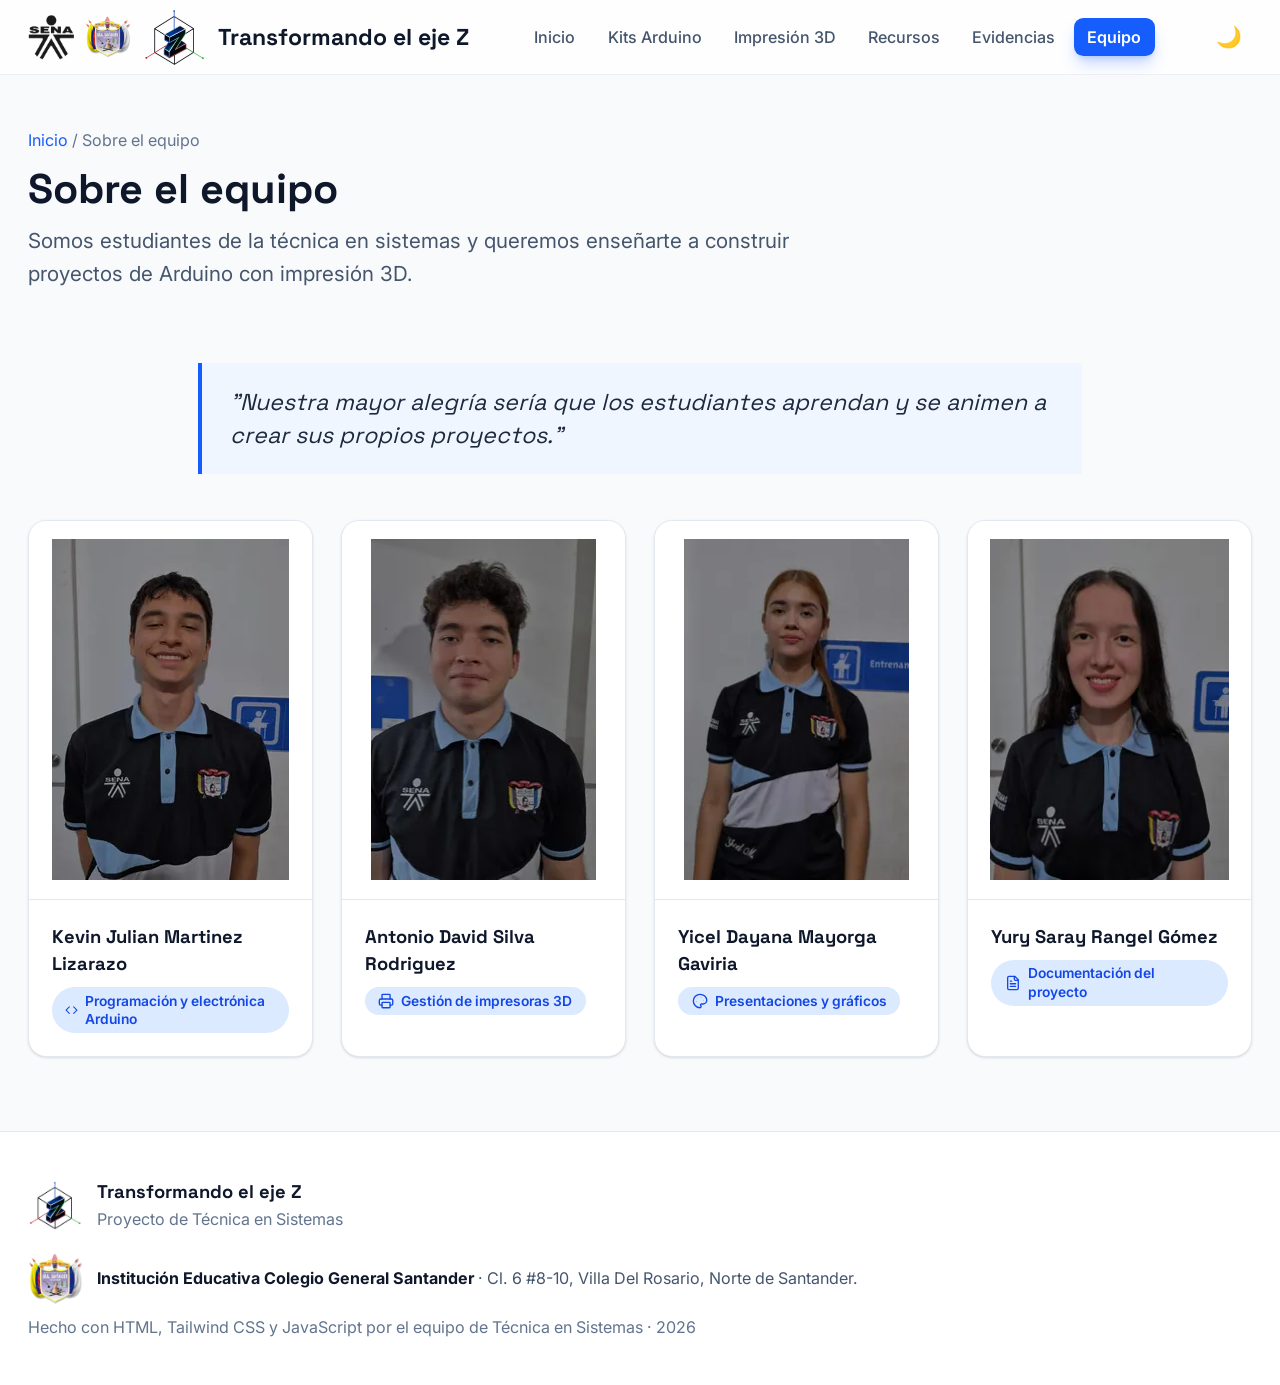
<file: equipo.html>
<!DOCTYPE html>
<html lang="es" class="scroll-smooth">
<head>
  <meta charset="UTF-8">
  <meta name="viewport" content="width=device-width, initial-scale=1.0">
  <title>Transformando el eje Z — Sobre el equipo</title>
  <meta name="description" content="Equipo del proyecto Transformando el eje Z: estudiantes de la técnica en sistemas que enseñan Arduino e impresión 3D.">
  <link rel="icon" type="image/png" href="./assets/logo.png">
  <link rel="preconnect" href="https://fonts.googleapis.com">
  <link rel="preconnect" href="https://fonts.gstatic.com" crossorigin>
  <link href="https://fonts.googleapis.com/css2?family=Inter:wght@400;500;600;700&family=Space+Grotesk:wght@500;600;700&display=swap" rel="stylesheet">
  <script>
    try { if (localStorage.getItem("theme") === "dark") document.documentElement.classList.add("dark"); } catch (e) {}
  </script>
  <script type="module" crossorigin src="./assets/main-V_hvr2Cv.js"></script>
  <link rel="stylesheet" crossorigin href="./assets/main-D3dzY4R9.css">
</head>
<body class="min-h-screen">

  <!-- ═══ NAVBAR ═══ -->
  <nav class="fixed inset-x-0 top-0 z-50 border-b border-slate-200/60 bg-white/80 backdrop-blur-xl dark:border-slate-800/60 dark:bg-slate-950/80">
    <div class="mx-auto flex h-16 max-w-6xl items-center justify-between px-4 sm:px-6">
      <a class="flex items-center gap-2.5" href="./index.html">
        <img src="./assets/logo-sena.webp" alt="Logo SENA" class="hidden h-10 w-10 rounded-md object-contain sm:inline dark:hidden">
        <img src="./assets/logo-sena-claro.webp" alt="Logo SENA" class="hidden h-10 w-10 rounded-md object-contain dark:inline">
        <img src="./assets/logo-institucion.webp" alt="Logo I.E. Colegio General Santander" class="hidden h-10 w-10 rounded-md object-contain sm:inline">
        <img src="./assets/logo-simple.webp" alt="Logo Transformando el eje Z" class="h-14 w-14 rounded-lg object-contain">
        <span class="font-display text-xl font-bold text-slate-900 dark:text-white">Transformando el eje Z</span>
      </a>
      <ul class="hidden items-center gap-1 md:flex">
        <li><a href="./index.html" class="rounded-lg px-3 py-2 text-sm font-medium text-slate-600 transition hover:bg-blue-50 hover:text-blue-600 dark:text-slate-300 dark:hover:bg-blue-500/10 dark:hover:text-blue-400">Inicio</a></li>
        <li><a href="./arduino.html" class="rounded-lg px-3 py-2 text-sm font-medium text-slate-600 transition hover:bg-blue-50 hover:text-blue-600 dark:text-slate-300 dark:hover:bg-blue-500/10 dark:hover:text-blue-400">Kits Arduino</a></li>
        <li><a href="./impresion3d.html" class="rounded-lg px-3 py-2 text-sm font-medium text-slate-600 transition hover:bg-blue-50 hover:text-blue-600 dark:text-slate-300 dark:hover:bg-blue-500/10 dark:hover:text-blue-400">Impresión 3D</a></li>
        <li><a href="./recursos.html" class="rounded-lg px-3 py-2 text-sm font-medium text-slate-600 transition hover:bg-blue-50 hover:text-blue-600 dark:text-slate-300 dark:hover:bg-blue-500/10 dark:hover:text-blue-400">Recursos</a></li>
        <li><a href="./evidencias.html" class="rounded-lg px-3 py-2 text-sm font-medium text-slate-600 transition hover:bg-blue-50 hover:text-blue-600 dark:text-slate-300 dark:hover:bg-blue-500/10 dark:hover:text-blue-400">Evidencias</a></li>
        <li><a href="./equipo.html" class="rounded-lg bg-blue-600 px-3 py-2 text-sm font-semibold text-white shadow-lg shadow-blue-600/25">Equipo</a></li>
      </ul>
      <div class="flex items-center gap-2">
        <button data-theme-toggle onclick="toggleTheme()" title="Cambiar tema" aria-label="Cambiar tema"
          class="flex h-10 w-10 items-center justify-center rounded-lg text-lg transition hover:bg-slate-100 dark:hover:bg-slate-800">🌙</button>
        <button onclick="toggleMenu()" aria-label="Abrir menú"
          class="flex h-10 w-10 items-center justify-center rounded-lg text-xl transition hover:bg-slate-100 md:hidden dark:hover:bg-slate-800">☰</button>
      </div>
    </div>
    <ul id="navLinks" class="mobile-menu md:hidden">
      <li><a href="./index.html" class="block rounded-lg px-4 py-2.5 text-sm font-medium text-slate-600 hover:bg-blue-50 dark:text-slate-300 dark:hover:bg-blue-500/10">Inicio</a></li>
      <li><a href="./arduino.html" class="block rounded-lg px-4 py-2.5 text-sm font-medium text-slate-600 hover:bg-blue-50 dark:text-slate-300 dark:hover:bg-blue-500/10">Kits Arduino</a></li>
      <li><a href="./impresion3d.html" class="block rounded-lg px-4 py-2.5 text-sm font-medium text-slate-600 hover:bg-blue-50 dark:text-slate-300 dark:hover:bg-blue-500/10">Impresión 3D</a></li>
      <li><a href="./recursos.html" class="block rounded-lg px-4 py-2.5 text-sm font-medium text-slate-600 hover:bg-blue-50 dark:text-slate-300 dark:hover:bg-blue-500/10">Recursos</a></li>
      <li><a href="./evidencias.html" class="block rounded-lg px-4 py-2.5 text-sm font-medium text-slate-600 hover:bg-blue-50 dark:text-slate-300 dark:hover:bg-blue-500/10">Evidencias</a></li>
      <li><a href="./equipo.html" class="block rounded-lg bg-blue-600 px-4 py-2.5 text-sm font-semibold text-white">Equipo</a></li>
    </ul>
  </nav>

  <!-- ═══ CABECERA ═══ -->
  <div class="mx-auto max-w-6xl px-4 pt-28 sm:px-6">
    <p class="text-sm text-slate-500 dark:text-slate-400"><a class="text-blue-600 hover:underline dark:text-blue-400" href="./index.html">Inicio</a> <span>/ Sobre el equipo</span></p>
    <header class="mt-3">
      <h1 class="font-display text-3xl font-bold text-slate-900 sm:text-4xl dark:text-white">Sobre el equipo</h1>
      <p class="mt-3 max-w-2xl text-lg text-slate-600 dark:text-slate-400">Somos estudiantes de la técnica en sistemas y queremos enseñarte a construir proyectos de Arduino con impresión 3D.</p>
    </header>
  </div>

  <!-- ═══ CITA + EQUIPO ═══ -->
  <section class="py-16">
    <div class="mx-auto max-w-6xl px-4 sm:px-6">
      <blockquote class="reveal mx-auto max-w-3xl border-l-4 border-blue-600 bg-blue-50 px-6 py-5 font-display text-xl italic text-slate-800 dark:bg-blue-500/10 dark:text-slate-200">
        "Nuestra mayor alegría sería que los estudiantes aprendan y se animen a crear sus propios proyectos."
      </blockquote>

      <div class="mt-10 grid gap-6 sm:grid-cols-2 lg:grid-cols-4">
        <div class="reveal overflow-hidden rounded-2xl border border-slate-200 bg-white shadow-sm transition-all hover:-translate-y-1.5 hover:border-blue-300 hover:shadow-xl hover:shadow-blue-500/10 dark:border-slate-800 dark:bg-slate-900 dark:hover:border-blue-500/40">
          <img loading="lazy" decoding="async" src="./assets/team-imagen.webp" alt="Foto de Kevin Julian Martinez Lizarazo" class="aspect-[3/4] w-full bg-white object-contain p-4">
          <div class="border-t border-slate-200 p-5 dark:border-slate-800">
            <h3 class="font-display font-bold text-slate-900 dark:text-white">Kevin Julian Martinez Lizarazo</h3>
            <span class="mt-2 inline-flex items-center gap-1.5 rounded-full bg-blue-100 px-3 py-1 text-xs font-semibold text-blue-700 dark:bg-blue-500/15 dark:text-blue-300">
              <svg class="h-3.5 w-3.5" viewBox="0 0 24 24" fill="none" stroke="currentColor" stroke-width="2" stroke-linecap="round" stroke-linejoin="round" aria-hidden="true"><path d="m16 18 6-6-6-6"/><path d="m8 6-6 6 6 6"/></svg>
              Programación y electrónica Arduino
            </span>
          </div>
        </div>
        <div class="reveal overflow-hidden rounded-2xl border border-slate-200 bg-white shadow-sm transition-all hover:-translate-y-1.5 hover:border-blue-300 hover:shadow-xl hover:shadow-blue-500/10 dark:border-slate-800 dark:bg-slate-900 dark:hover:border-blue-500/40">
          <img loading="lazy" decoding="async" src="./assets/team-imagen-1.webp" alt="Foto de Antonio David Silva Rodriguez" class="aspect-[3/4] w-full bg-white object-contain p-4">
          <div class="border-t border-slate-200 p-5 dark:border-slate-800">
            <h3 class="font-display font-bold text-slate-900 dark:text-white">Antonio David Silva Rodriguez</h3>
            <span class="mt-2 inline-flex items-center gap-1.5 rounded-full bg-blue-100 px-3 py-1 text-xs font-semibold text-blue-700 dark:bg-blue-500/15 dark:text-blue-300">
              <svg class="h-3.5 w-3.5" viewBox="0 0 24 24" fill="none" stroke="currentColor" stroke-width="2" stroke-linecap="round" stroke-linejoin="round" aria-hidden="true"><path d="M6 18H4a2 2 0 0 1-2-2v-5a2 2 0 0 1 2-2h16a2 2 0 0 1 2 2v5a2 2 0 0 1-2 2h-2"/><path d="M6 9V3a1 1 0 0 1 1-1h10a1 1 0 0 1 1 1v6"/><rect x="6" y="14" width="12" height="8" rx="1"/></svg>
              Gestión de impresoras 3D
            </span>
          </div>
        </div>
        <div class="reveal overflow-hidden rounded-2xl border border-slate-200 bg-white shadow-sm transition-all hover:-translate-y-1.5 hover:border-blue-300 hover:shadow-xl hover:shadow-blue-500/10 dark:border-slate-800 dark:bg-slate-900 dark:hover:border-blue-500/40">
          <img loading="lazy" decoding="async" src="./assets/team-imagen-3.webp" alt="Foto de Yicel Dayana Mayorga Gaviria" class="aspect-[3/4] w-full bg-white object-contain p-4">
          <div class="border-t border-slate-200 p-5 dark:border-slate-800">
            <h3 class="font-display font-bold text-slate-900 dark:text-white">Yicel Dayana Mayorga Gaviria</h3>
            <span class="mt-2 inline-flex items-center gap-1.5 rounded-full bg-blue-100 px-3 py-1 text-xs font-semibold text-blue-700 dark:bg-blue-500/15 dark:text-blue-300">
              <svg class="h-3.5 w-3.5" viewBox="0 0 24 24" fill="none" stroke="currentColor" stroke-width="2" stroke-linecap="round" stroke-linejoin="round" aria-hidden="true"><circle cx="13.5" cy="6.5" r=".5" fill="currentColor" stroke="none"/><circle cx="17.5" cy="10.5" r=".5" fill="currentColor" stroke="none"/><circle cx="8.5" cy="7.5" r=".5" fill="currentColor" stroke="none"/><circle cx="6.5" cy="12.5" r=".5" fill="currentColor" stroke="none"/><path d="M12 2C6.5 2 2 6.5 2 12s4.5 10 10 10c.926 0 1.648-.746 1.648-1.688 0-.437-.18-.835-.437-1.125-.29-.289-.438-.652-.438-1.125a1.64 1.64 0 0 1 1.668-1.668h1.996c3.051 0 5.555-2.503 5.555-5.554C21.965 6.012 17.461 2 12 2z"/></svg>
              Presentaciones y gráficos
            </span>
          </div>
        </div>
        <div class="reveal overflow-hidden rounded-2xl border border-slate-200 bg-white shadow-sm transition-all hover:-translate-y-1.5 hover:border-blue-300 hover:shadow-xl hover:shadow-blue-500/10 dark:border-slate-800 dark:bg-slate-900 dark:hover:border-blue-500/40">
          <img loading="lazy" decoding="async" src="./assets/team-imagen-2.webp" alt="Foto de Yury Saray Rangel Gómez" class="aspect-[3/4] w-full bg-white object-contain p-4">
          <div class="border-t border-slate-200 p-5 dark:border-slate-800">
            <h3 class="font-display font-bold text-slate-900 dark:text-white">Yury Saray Rangel Gómez</h3>
            <span class="mt-2 inline-flex items-center gap-1.5 rounded-full bg-blue-100 px-3 py-1 text-xs font-semibold text-blue-700 dark:bg-blue-500/15 dark:text-blue-300">
              <svg class="h-3.5 w-3.5" viewBox="0 0 24 24" fill="none" stroke="currentColor" stroke-width="2" stroke-linecap="round" stroke-linejoin="round" aria-hidden="true"><path d="M15 2H6a2 2 0 0 0-2 2v16a2 2 0 0 0 2 2h12a2 2 0 0 0 2-2V7Z"/><path d="M14 2v4a2 2 0 0 0 2 2h4"/><path d="M10 9H8"/><path d="M16 13H8"/><path d="M16 17H8"/></svg>
              Documentación del proyecto
            </span>
          </div>
        </div>
      </div>
    </div>
  </section>

  <!-- ═══ FOOTER ═══ -->
  <footer class="border-t border-slate-200 bg-white py-10 dark:border-slate-800 dark:bg-slate-900/50">
    <div class="mx-auto max-w-6xl px-4 sm:px-6">
      <a class="flex items-center gap-3" href="./index.html">
        <img src="./assets/logo-simple.webp" alt="Logo Transformando el eje Z" class="h-12 w-12 rounded-lg object-contain">
        <span>
          <b class="block font-display text-slate-900 dark:text-white">Transformando el eje Z</b>
          <small class="text-sm text-slate-500 dark:text-slate-400">Proyecto de Técnica en Sistemas</small>
        </span>
      </a>
      <div class="mt-4 flex items-center gap-3 text-sm text-slate-600 dark:text-slate-400">
        <img src="./assets/logo-institucion.webp" alt="Logo I.E. Colegio General Santander" class="h-12 w-12 rounded-lg object-contain">
        <p><b class="text-slate-900 dark:text-white">Institución Educativa Colegio General Santander</b> · Cl. 6 #8-10, Villa Del Rosario, Norte de Santander.</p>
      </div>
      <p class="mt-2 text-sm text-slate-500 dark:text-slate-500">Hecho con HTML, Tailwind CSS y JavaScript por el equipo de Técnica en Sistemas · 2026</p>
    </div>
  </footer>

</body>
</html>
</file>
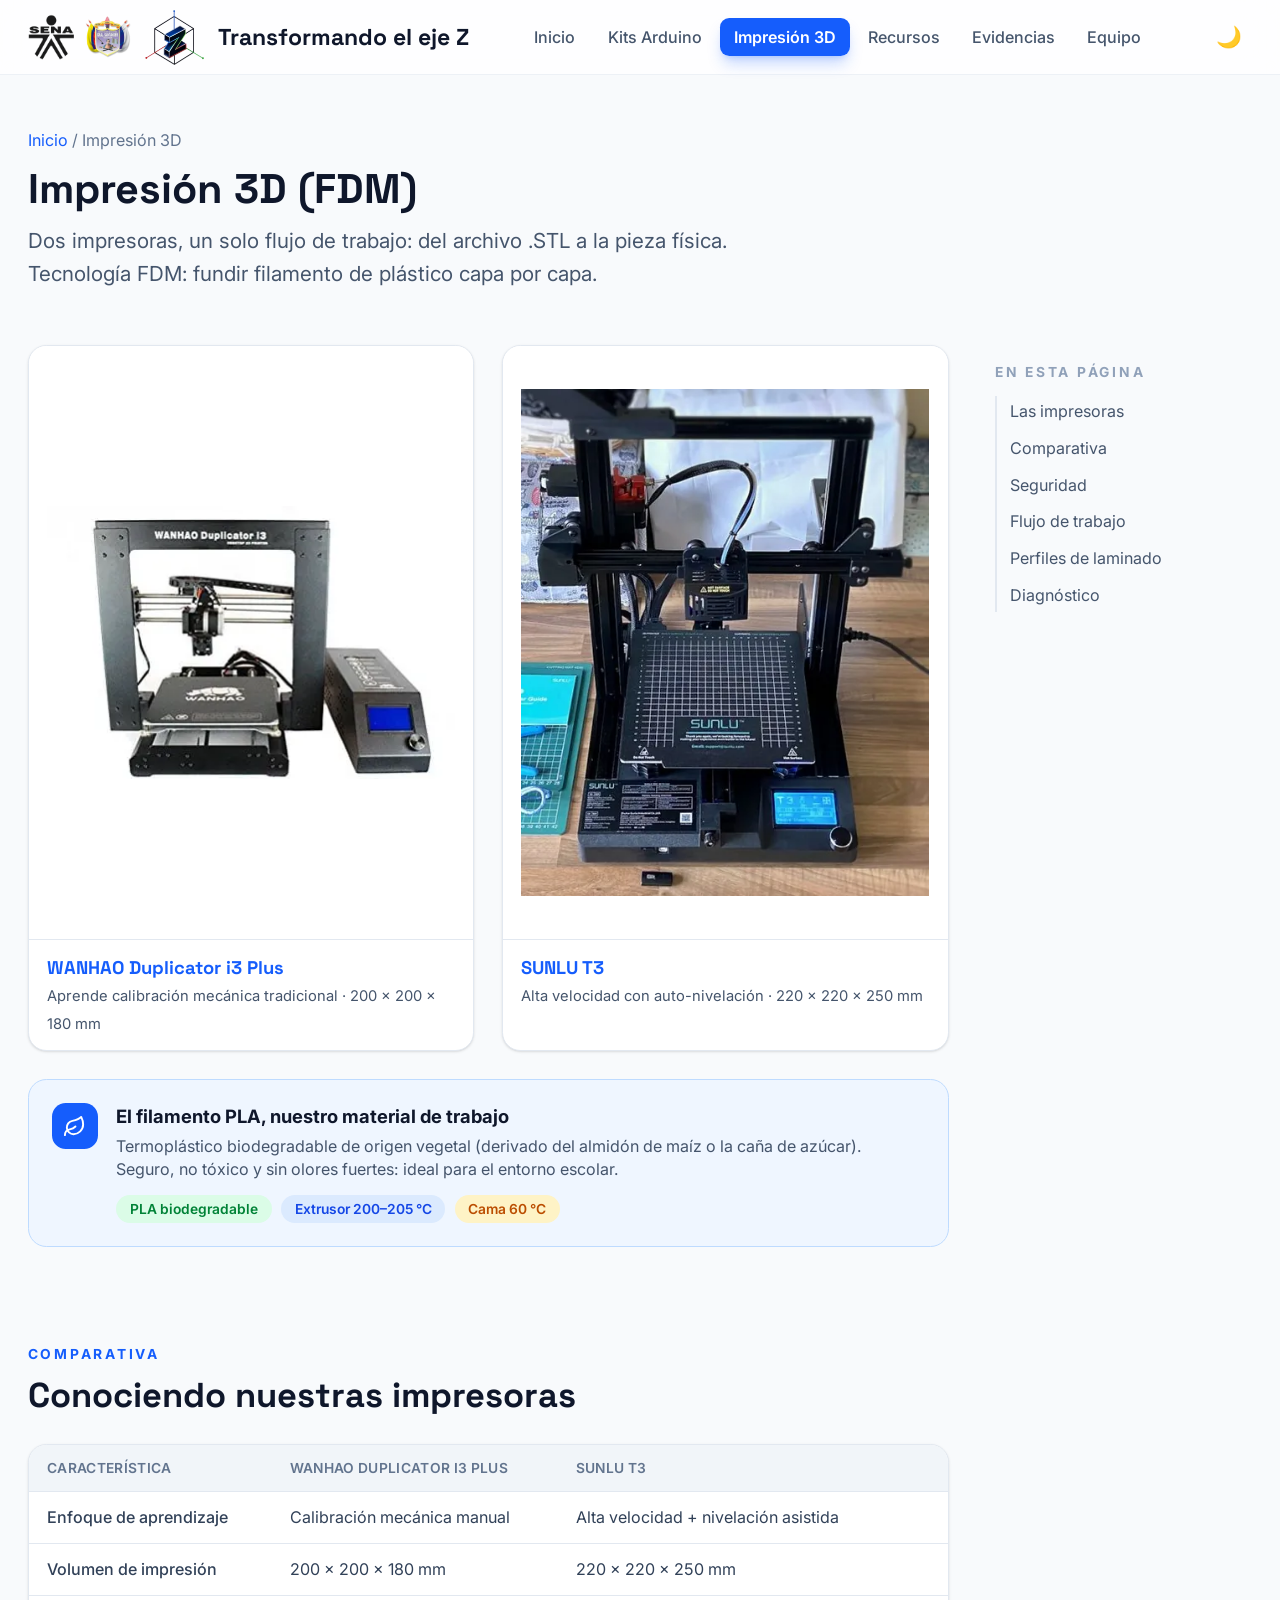
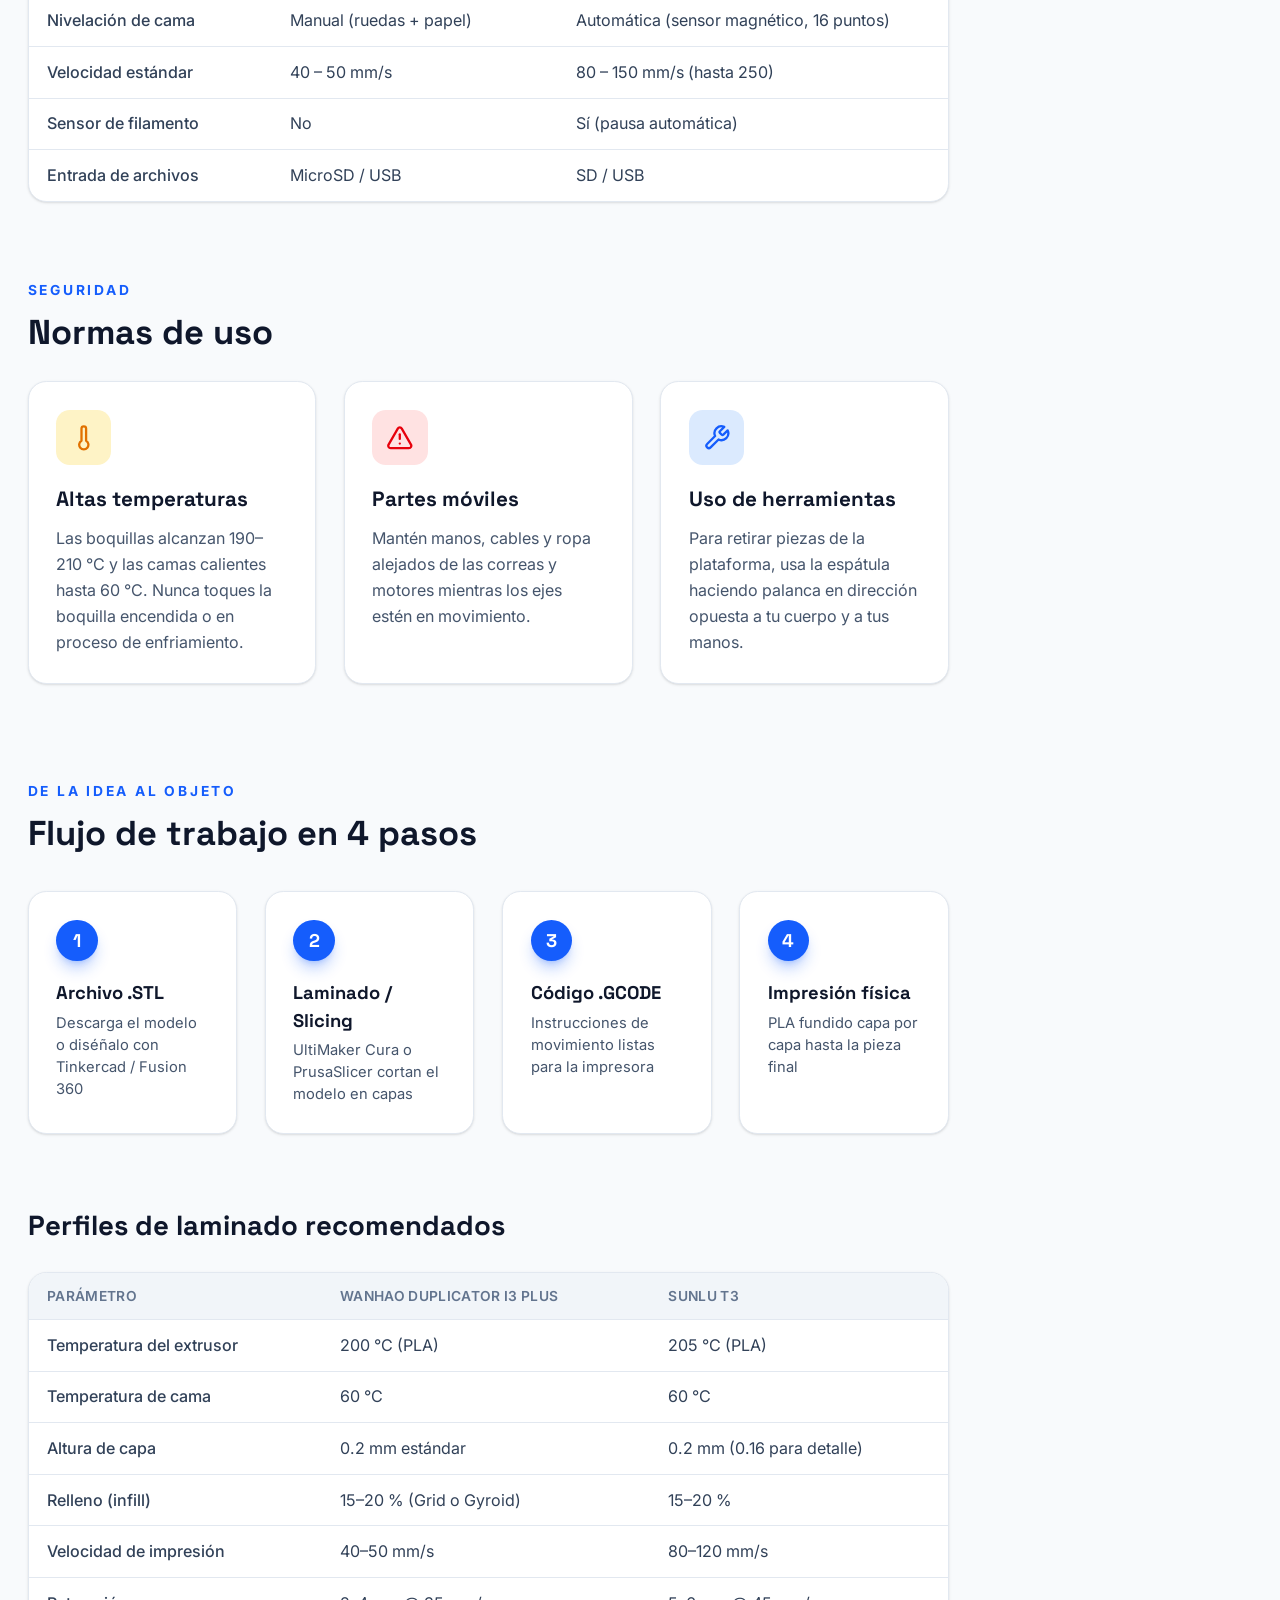
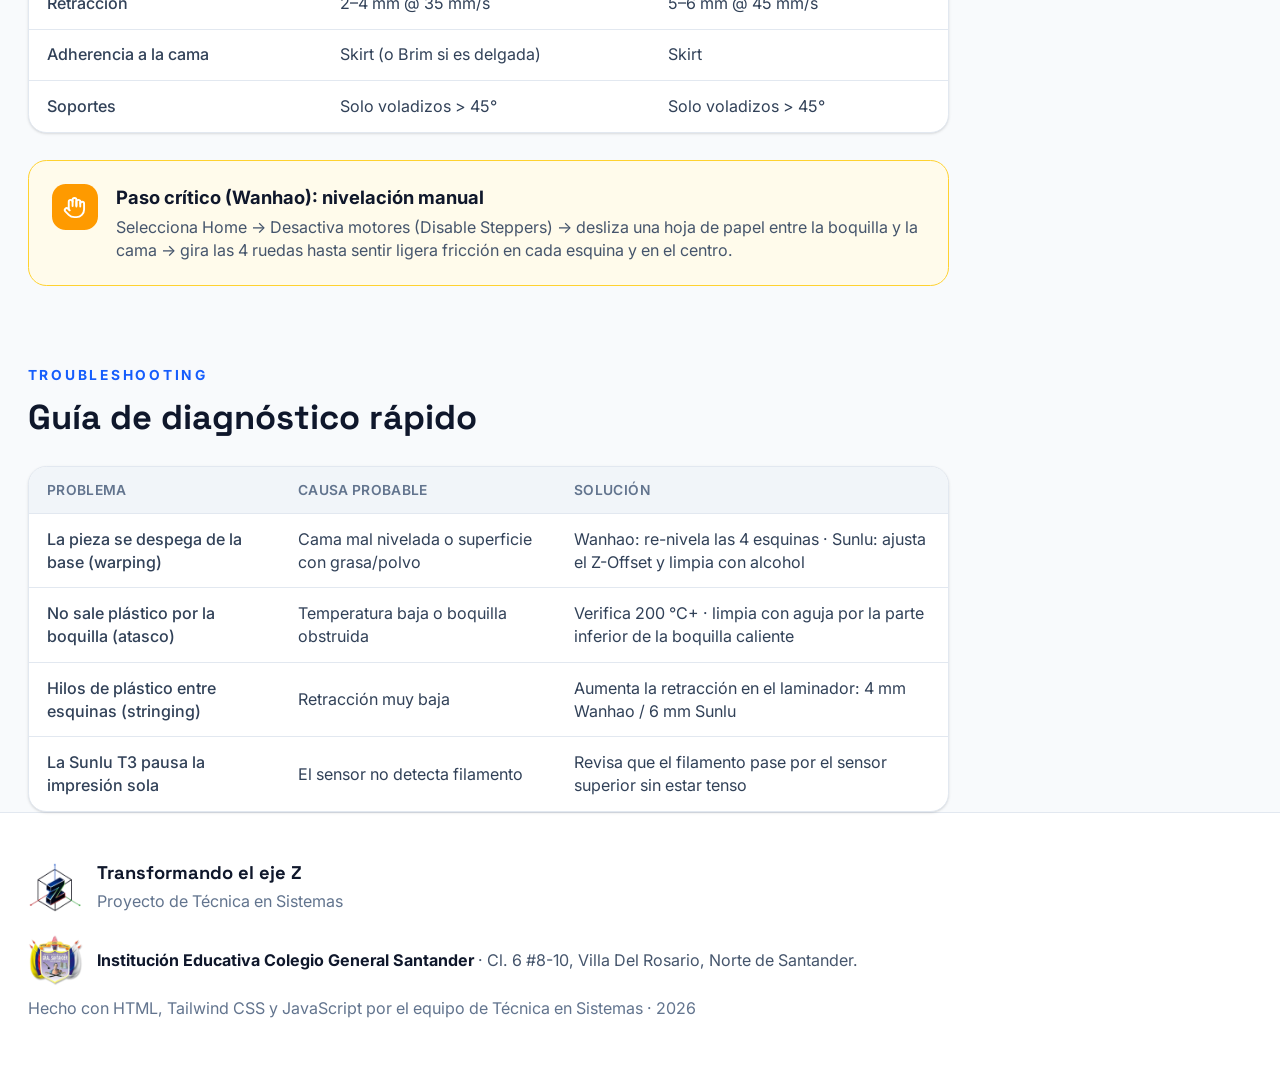
<file: impresion3d.html>
<!DOCTYPE html>
<html lang="es" class="scroll-smooth">
<head>
  <meta charset="UTF-8">
  <meta name="viewport" content="width=device-width, initial-scale=1.0">
  <title>Transformando el eje Z — Impresión 3D</title>
  <meta name="description" content="Impresión 3D FDM: Wanhao Duplicator i3 y Sunlu T3, filamento PLA, flujo de trabajo completo y guía de diagnóstico.">
  <link rel="icon" type="image/png" href="./assets/logo.png">
  <link rel="preconnect" href="https://fonts.googleapis.com">
  <link rel="preconnect" href="https://fonts.gstatic.com" crossorigin>
  <link href="https://fonts.googleapis.com/css2?family=Inter:wght@400;500;600;700&family=Space+Grotesk:wght@500;600;700&display=swap" rel="stylesheet">
  <script>
    try { if (localStorage.getItem("theme") === "dark") document.documentElement.classList.add("dark"); } catch (e) {}
  </script>
  <script type="module" crossorigin src="./assets/main-V_hvr2Cv.js"></script>
  <link rel="stylesheet" crossorigin href="./assets/main-D3dzY4R9.css">
</head>
<body class="min-h-screen">

  <!-- ═══ NAVBAR ═══ -->
  <nav class="fixed inset-x-0 top-0 z-50 border-b border-slate-200/60 bg-white/80 backdrop-blur-xl dark:border-slate-800/60 dark:bg-slate-950/80">
    <div class="mx-auto flex h-16 max-w-6xl items-center justify-between px-4 sm:px-6">
      <a class="flex items-center gap-2.5" href="./index.html">
        <img src="./assets/logo-sena.webp" alt="Logo SENA" class="hidden h-10 w-10 rounded-md object-contain sm:inline dark:hidden">
        <img src="./assets/logo-sena-claro.webp" alt="Logo SENA" class="hidden h-10 w-10 rounded-md object-contain dark:inline">
        <img src="./assets/logo-institucion.webp" alt="Logo I.E. Colegio General Santander" class="hidden h-10 w-10 rounded-md object-contain sm:inline">
        <img src="./assets/logo-simple.webp" alt="Logo Transformando el eje Z" class="h-14 w-14 rounded-lg object-contain">
        <span class="font-display text-xl font-bold text-slate-900 dark:text-white">Transformando el eje Z</span>
      </a>
      <ul class="hidden items-center gap-1 md:flex">
        <li><a href="./index.html" class="rounded-lg px-3 py-2 text-sm font-medium text-slate-600 transition hover:bg-blue-50 hover:text-blue-600 dark:text-slate-300 dark:hover:bg-blue-500/10 dark:hover:text-blue-400">Inicio</a></li>
        <li><a href="./arduino.html" class="rounded-lg px-3 py-2 text-sm font-medium text-slate-600 transition hover:bg-blue-50 hover:text-blue-600 dark:text-slate-300 dark:hover:bg-blue-500/10 dark:hover:text-blue-400">Kits Arduino</a></li>
        <li><a href="./impresion3d.html" class="rounded-lg bg-blue-600 px-3 py-2 text-sm font-semibold text-white shadow-lg shadow-blue-600/25">Impresión 3D</a></li>
        <li><a href="./recursos.html" class="rounded-lg px-3 py-2 text-sm font-medium text-slate-600 transition hover:bg-blue-50 hover:text-blue-600 dark:text-slate-300 dark:hover:bg-blue-500/10 dark:hover:text-blue-400">Recursos</a></li>
        <li><a href="./evidencias.html" class="rounded-lg px-3 py-2 text-sm font-medium text-slate-600 transition hover:bg-blue-50 hover:text-blue-600 dark:text-slate-300 dark:hover:bg-blue-500/10 dark:hover:text-blue-400">Evidencias</a></li>
        <li><a href="./equipo.html" class="rounded-lg px-3 py-2 text-sm font-medium text-slate-600 transition hover:bg-blue-50 hover:text-blue-600 dark:text-slate-300 dark:hover:bg-blue-500/10 dark:hover:text-blue-400">Equipo</a></li>
      </ul>
      <div class="flex items-center gap-2">
        <button data-theme-toggle onclick="toggleTheme()" title="Cambiar tema" aria-label="Cambiar tema"
          class="flex h-10 w-10 items-center justify-center rounded-lg text-lg transition hover:bg-slate-100 dark:hover:bg-slate-800">🌙</button>
        <button onclick="toggleMenu()" aria-label="Abrir menú"
          class="flex h-10 w-10 items-center justify-center rounded-lg text-xl transition hover:bg-slate-100 md:hidden dark:hover:bg-slate-800">☰</button>
      </div>
    </div>
    <ul id="navLinks" class="mobile-menu md:hidden">
      <li><a href="./index.html" class="block rounded-lg px-4 py-2.5 text-sm font-medium text-slate-600 hover:bg-blue-50 dark:text-slate-300 dark:hover:bg-blue-500/10">Inicio</a></li>
      <li><a href="./arduino.html" class="block rounded-lg px-4 py-2.5 text-sm font-medium text-slate-600 hover:bg-blue-50 dark:text-slate-300 dark:hover:bg-blue-500/10">Kits Arduino</a></li>
      <li><a href="./impresion3d.html" class="block rounded-lg bg-blue-600 px-4 py-2.5 text-sm font-semibold text-white">Impresión 3D</a></li>
      <li><a href="./recursos.html" class="block rounded-lg px-4 py-2.5 text-sm font-medium text-slate-600 hover:bg-blue-50 dark:text-slate-300 dark:hover:bg-blue-500/10">Recursos</a></li>
      <li><a href="./evidencias.html" class="block rounded-lg px-4 py-2.5 text-sm font-medium text-slate-600 hover:bg-blue-50 dark:text-slate-300 dark:hover:bg-blue-500/10">Evidencias</a></li>
      <li><a href="./equipo.html" class="block rounded-lg px-4 py-2.5 text-sm font-medium text-slate-600 hover:bg-blue-50 dark:text-slate-300 dark:hover:bg-blue-500/10">Equipo</a></li>
    </ul>
  </nav>

  <!-- ═══ CABECERA ═══ -->
  <div class="mx-auto max-w-6xl px-4 pt-28 sm:px-6">
    <p class="text-sm text-slate-500 dark:text-slate-400"><a class="text-blue-600 hover:underline dark:text-blue-400" href="./index.html">Inicio</a> <span>/ Impresión 3D</span></p>
    <header class="mt-3">
      <h1 class="font-display text-3xl font-bold text-slate-900 sm:text-4xl dark:text-white">Impresión 3D (FDM)</h1>
      <p class="mt-3 max-w-2xl text-lg text-slate-600 dark:text-slate-400">Dos impresoras, un solo flujo de trabajo: del archivo .STL a la pieza física. Tecnología FDM: fundir filamento de plástico capa por capa.</p>
    </header>
  </div>

  <div class="mx-auto max-w-6xl px-4 sm:px-6 lg:flex lg:items-start lg:gap-10">
    <div class="min-w-0 flex-1">

      <!-- ═══ SECCIÓN 1: Impresoras + PLA ═══ -->
      <section id="impresoras" class="pt-12">
        <div class="grid gap-6 sm:grid-cols-2">
          <figure class="reveal overflow-hidden rounded-2xl border border-slate-200 bg-white shadow-sm transition-all hover:-translate-y-1 hover:shadow-lg dark:border-slate-800 dark:bg-slate-900">
            <img loading="lazy" decoding="async" src="./assets/p3d-imagen-1.webp" alt="Impresora Wanhao Duplicator i3" class="aspect-[3/4] w-full bg-white object-contain p-4">
            <figcaption class="border-t border-slate-200 px-4 py-3 dark:border-slate-800">
              <span class="block font-display font-bold text-blue-600 dark:text-blue-400">WANHAO Duplicator i3 Plus</span>
              <small class="text-slate-600 dark:text-slate-400">Aprende calibración mecánica tradicional · 200 × 200 × 180 mm</small>
            </figcaption>
          </figure>
          <figure class="reveal overflow-hidden rounded-2xl border border-slate-200 bg-white shadow-sm transition-all hover:-translate-y-1 hover:shadow-lg dark:border-slate-800 dark:bg-slate-900">
            <img loading="lazy" decoding="async" src="./assets/p3d-imagen-2.webp" alt="Impresora Sunlu T3" class="aspect-[3/4] w-full bg-white object-contain p-4">
            <figcaption class="border-t border-slate-200 px-4 py-3 dark:border-slate-800">
              <span class="block font-display font-bold text-blue-600 dark:text-blue-400">SUNLU T3</span>
              <small class="text-slate-600 dark:text-slate-400">Alta velocidad con auto-nivelación · 220 × 220 × 250 mm</small>
            </figcaption>
          </figure>
        </div>
        <div class="reveal mt-6 flex items-start gap-4 rounded-2xl border border-blue-200 bg-blue-50 p-5 dark:border-blue-500/30 dark:bg-blue-500/10">
          <span class="flex h-10 w-10 shrink-0 items-center justify-center rounded-xl bg-blue-600 text-white">
            <svg class="h-5 w-5" viewBox="0 0 24 24" fill="none" stroke="currentColor" stroke-width="2" stroke-linecap="round" stroke-linejoin="round" aria-hidden="true"><path d="M11 20A7 7 0 0 1 9.8 6.1C15.5 5 17 4.48 19 2c1 2 2 4.18 2 8 0 5.5-4.78 10-10 10Z"/><path d="M2 21c0-3 1.85-5.36 5.08-6C9.5 14.52 12 13 13 12"/></svg>
          </span>
          <div>
            <b class="text-slate-900 dark:text-white">El filamento PLA, nuestro material de trabajo</b>
            <p class="mt-1 text-sm text-slate-600 dark:text-slate-300">Termoplástico biodegradable de origen vegetal (derivado del almidón de maíz o la caña de azúcar). Seguro, no tóxico y sin olores fuertes: ideal para el entorno escolar.</p>
            <div class="mt-3 flex flex-wrap gap-2">
              <span class="rounded-full bg-green-100 px-3 py-1 text-xs font-semibold text-green-700 dark:bg-green-500/15 dark:text-green-300">PLA biodegradable</span>
              <span class="rounded-full bg-blue-100 px-3 py-1 text-xs font-semibold text-blue-700 dark:bg-blue-500/15 dark:text-blue-300">Extrusor 200–205 °C</span>
              <span class="rounded-full bg-amber-100 px-3 py-1 text-xs font-semibold text-amber-700 dark:bg-amber-500/15 dark:text-amber-300">Cama 60 °C</span>
            </div>
          </div>
        </div>
      </section>

      <!-- ═══ SECCIÓN 2: Comparativa + Seguridad ═══ -->
      <section class="pt-20">
        <div id="comparativa" class="reveal">
          <span class="text-xs font-bold uppercase tracking-[0.2em] text-blue-600 dark:text-blue-400">Comparativa</span>
          <h2 class="mt-2 font-display text-2xl font-bold text-slate-900 sm:text-3xl dark:text-white">Conociendo nuestras impresoras</h2>
        </div>
        <div class="reveal mt-6 overflow-x-auto rounded-2xl border border-slate-200 bg-white shadow-sm dark:border-slate-800 dark:bg-slate-900">
          <table class="data w-full text-left text-sm">
            <thead>
              <tr class="bg-slate-100 text-xs uppercase tracking-wide text-slate-500 dark:bg-slate-800/60 dark:text-slate-400">
                <th class="px-4 py-3 font-semibold">Característica</th>
                <th class="px-4 py-3 font-semibold">Wanhao Duplicator i3 Plus</th>
                <th class="px-4 py-3 font-semibold">Sunlu T3</th>
              </tr>
            </thead>
            <tbody class="text-slate-700 dark:text-slate-300">
              <tr><td class="px-4 py-3 font-medium">Enfoque de aprendizaje</td><td class="px-4 py-3">Calibración mecánica manual</td><td class="px-4 py-3">Alta velocidad + nivelación asistida</td></tr>
              <tr><td class="px-4 py-3 font-medium">Volumen de impresión</td><td class="px-4 py-3">200 × 200 × 180 mm</td><td class="px-4 py-3">220 × 220 × 250 mm</td></tr>
              <tr><td class="px-4 py-3 font-medium">Nivelación de cama</td><td class="px-4 py-3">Manual (ruedas + papel)</td><td class="px-4 py-3">Automática (sensor magnético, 16 puntos)</td></tr>
              <tr><td class="px-4 py-3 font-medium">Velocidad estándar</td><td class="px-4 py-3">40 – 50 mm/s</td><td class="px-4 py-3">80 – 150 mm/s (hasta 250)</td></tr>
              <tr><td class="px-4 py-3 font-medium">Sensor de filamento</td><td class="px-4 py-3">No</td><td class="px-4 py-3">Sí (pausa automática)</td></tr>
              <tr><td class="px-4 py-3 font-medium">Entrada de archivos</td><td class="px-4 py-3">MicroSD / USB</td><td class="px-4 py-3">SD / USB</td></tr>
            </tbody>
          </table>
        </div>

        <div id="seguridad" class="reveal mt-16">
          <span class="text-xs font-bold uppercase tracking-[0.2em] text-blue-600 dark:text-blue-400">Seguridad</span>
          <h2 class="mt-2 font-display text-2xl font-bold text-slate-900 sm:text-3xl dark:text-white">Normas de uso</h2>
        </div>
        <div class="mt-6 grid gap-6 sm:grid-cols-3">
          <div class="reveal group rounded-2xl border border-slate-200 bg-white p-6 shadow-sm transition-all hover:-translate-y-1 hover:border-blue-300 hover:shadow-lg dark:border-slate-800 dark:bg-slate-900 dark:hover:border-blue-500/40">
            <div class="flex h-12 w-12 items-center justify-center rounded-xl bg-amber-100 text-amber-600 transition-transform group-hover:scale-110 dark:bg-amber-500/10 dark:text-amber-400">
              <svg class="h-6 w-6" viewBox="0 0 24 24" fill="none" stroke="currentColor" stroke-width="2" stroke-linecap="round" stroke-linejoin="round" aria-hidden="true"><path d="M14 4v10.54a4 4 0 1 1-4 0V4a2 2 0 0 1 4 0Z"/></svg>
            </div>
            <h3 class="mt-4 font-display text-lg font-bold text-slate-900 dark:text-white">Altas temperaturas</h3>
            <p class="mt-2 text-sm leading-relaxed text-slate-600 dark:text-slate-400">Las boquillas alcanzan 190–210 °C y las camas calientes hasta 60 °C. Nunca toques la boquilla encendida o en proceso de enfriamiento.</p>
          </div>
          <div class="reveal group rounded-2xl border border-slate-200 bg-white p-6 shadow-sm transition-all hover:-translate-y-1 hover:border-blue-300 hover:shadow-lg dark:border-slate-800 dark:bg-slate-900 dark:hover:border-blue-500/40">
            <div class="flex h-12 w-12 items-center justify-center rounded-xl bg-red-100 text-red-600 transition-transform group-hover:scale-110 dark:bg-red-500/10 dark:text-red-400">
              <svg class="h-6 w-6" viewBox="0 0 24 24" fill="none" stroke="currentColor" stroke-width="2" stroke-linecap="round" stroke-linejoin="round" aria-hidden="true"><path d="m21.73 18-8-14a2 2 0 0 0-3.48 0l-8 14A2 2 0 0 0 4 21h16a2 2 0 0 0 1.73-3Z"/><path d="M12 9v4"/><path d="M12 17h.01"/></svg>
            </div>
            <h3 class="mt-4 font-display text-lg font-bold text-slate-900 dark:text-white">Partes móviles</h3>
            <p class="mt-2 text-sm leading-relaxed text-slate-600 dark:text-slate-400">Mantén manos, cables y ropa alejados de las correas y motores mientras los ejes estén en movimiento.</p>
          </div>
          <div class="reveal group rounded-2xl border border-slate-200 bg-white p-6 shadow-sm transition-all hover:-translate-y-1 hover:border-blue-300 hover:shadow-lg dark:border-slate-800 dark:bg-slate-900 dark:hover:border-blue-500/40">
            <div class="flex h-12 w-12 items-center justify-center rounded-xl bg-blue-100 text-blue-600 transition-transform group-hover:scale-110 dark:bg-blue-500/10 dark:text-blue-400">
              <svg class="h-6 w-6" viewBox="0 0 24 24" fill="none" stroke="currentColor" stroke-width="2" stroke-linecap="round" stroke-linejoin="round" aria-hidden="true"><path d="M14.7 6.3a1 1 0 0 0 0 1.4l1.6 1.6a1 1 0 0 0 1.4 0l3.77-3.77a6 6 0 0 1-7.94 7.94l-6.91 6.91a2.12 2.12 0 0 1-3-3l6.91-6.91a6 6 0 0 1 7.94-7.94l-3.76 3.76z"/></svg>
            </div>
            <h3 class="mt-4 font-display text-lg font-bold text-slate-900 dark:text-white">Uso de herramientas</h3>
            <p class="mt-2 text-sm leading-relaxed text-slate-600 dark:text-slate-400">Para retirar piezas de la plataforma, usa la espátula haciendo palanca en dirección opuesta a tu cuerpo y a tus manos.</p>
          </div>
        </div>
      </section>

      <!-- ═══ SECCIÓN 3: Flujo + perfiles ═══ -->
      <section class="pt-20">
        <div id="flujo" class="reveal">
          <span class="text-xs font-bold uppercase tracking-[0.2em] text-blue-600 dark:text-blue-400">De la idea al objeto</span>
          <h2 class="mt-2 font-display text-2xl font-bold text-slate-900 sm:text-3xl dark:text-white">Flujo de trabajo en 4 pasos</h2>
        </div>
        <div class="mt-8 grid gap-6 sm:grid-cols-2 lg:grid-cols-4">
          <div class="reveal relative rounded-2xl border border-slate-200 bg-white p-6 shadow-sm dark:border-slate-800 dark:bg-slate-900">
            <span class="flex h-9 w-9 items-center justify-center rounded-full bg-blue-600 font-display font-bold text-white shadow-lg shadow-blue-600/30">1</span>
            <b class="mt-4 block font-display text-slate-900 dark:text-white">Archivo .STL</b>
            <small class="mt-1 block text-slate-600 dark:text-slate-400">Descarga el modelo o diséñalo con Tinkercad / Fusion 360</small>
          </div>
          <div class="reveal relative rounded-2xl border border-slate-200 bg-white p-6 shadow-sm dark:border-slate-800 dark:bg-slate-900">
            <span class="flex h-9 w-9 items-center justify-center rounded-full bg-blue-600 font-display font-bold text-white shadow-lg shadow-blue-600/30">2</span>
            <b class="mt-4 block font-display text-slate-900 dark:text-white">Laminado / Slicing</b>
            <small class="mt-1 block text-slate-600 dark:text-slate-400">UltiMaker Cura o PrusaSlicer cortan el modelo en capas</small>
          </div>
          <div class="reveal relative rounded-2xl border border-slate-200 bg-white p-6 shadow-sm dark:border-slate-800 dark:bg-slate-900">
            <span class="flex h-9 w-9 items-center justify-center rounded-full bg-blue-600 font-display font-bold text-white shadow-lg shadow-blue-600/30">3</span>
            <b class="mt-4 block font-display text-slate-900 dark:text-white">Código .GCODE</b>
            <small class="mt-1 block text-slate-600 dark:text-slate-400">Instrucciones de movimiento listas para la impresora</small>
          </div>
          <div class="reveal relative rounded-2xl border border-slate-200 bg-white p-6 shadow-sm dark:border-slate-800 dark:bg-slate-900">
            <span class="flex h-9 w-9 items-center justify-center rounded-full bg-blue-600 font-display font-bold text-white shadow-lg shadow-blue-600/30">4</span>
            <b class="mt-4 block font-display text-slate-900 dark:text-white">Impresión física</b>
            <small class="mt-1 block text-slate-600 dark:text-slate-400">PLA fundido capa por capa hasta la pieza final</small>
          </div>
        </div>

        <h2 id="perfiles" class="reveal mt-16 font-display text-2xl font-bold text-slate-900 dark:text-white">Perfiles de laminado recomendados</h2>
        <div class="reveal mt-6 overflow-x-auto rounded-2xl border border-slate-200 bg-white shadow-sm dark:border-slate-800 dark:bg-slate-900">
          <table class="data w-full text-left text-sm">
            <thead>
              <tr class="bg-slate-100 text-xs uppercase tracking-wide text-slate-500 dark:bg-slate-800/60 dark:text-slate-400">
                <th class="px-4 py-3 font-semibold">Parámetro</th>
                <th class="px-4 py-3 font-semibold">Wanhao Duplicator i3 Plus</th>
                <th class="px-4 py-3 font-semibold">Sunlu T3</th>
              </tr>
            </thead>
            <tbody class="text-slate-700 dark:text-slate-300">
              <tr><td class="px-4 py-3 font-medium">Temperatura del extrusor</td><td class="px-4 py-3">200 °C (PLA)</td><td class="px-4 py-3">205 °C (PLA)</td></tr>
              <tr><td class="px-4 py-3 font-medium">Temperatura de cama</td><td class="px-4 py-3">60 °C</td><td class="px-4 py-3">60 °C</td></tr>
              <tr><td class="px-4 py-3 font-medium">Altura de capa</td><td class="px-4 py-3">0.2 mm estándar</td><td class="px-4 py-3">0.2 mm (0.16 para detalle)</td></tr>
              <tr><td class="px-4 py-3 font-medium">Relleno (infill)</td><td class="px-4 py-3">15–20 % (Grid o Gyroid)</td><td class="px-4 py-3">15–20 %</td></tr>
              <tr><td class="px-4 py-3 font-medium">Velocidad de impresión</td><td class="px-4 py-3">40–50 mm/s</td><td class="px-4 py-3">80–120 mm/s</td></tr>
              <tr><td class="px-4 py-3 font-medium">Retracción</td><td class="px-4 py-3">2–4 mm @ 35 mm/s</td><td class="px-4 py-3">5–6 mm @ 45 mm/s</td></tr>
              <tr><td class="px-4 py-3 font-medium">Adherencia a la cama</td><td class="px-4 py-3">Skirt (o Brim si es delgada)</td><td class="px-4 py-3">Skirt</td></tr>
              <tr><td class="px-4 py-3 font-medium">Soportes</td><td class="px-4 py-3">Solo voladizos &gt; 45°</td><td class="px-4 py-3">Solo voladizos &gt; 45°</td></tr>
            </tbody>
          </table>
        </div>

        <div class="reveal mt-6 flex items-start gap-4 rounded-2xl border border-amber-300 bg-amber-50 p-5 dark:border-amber-500/30 dark:bg-amber-500/10">
          <span class="flex h-10 w-10 shrink-0 items-center justify-center rounded-xl bg-amber-500 text-white">
            <svg class="h-5 w-5" viewBox="0 0 24 24" fill="none" stroke="currentColor" stroke-width="2" stroke-linecap="round" stroke-linejoin="round" aria-hidden="true"><path d="M18 11V6a2 2 0 0 0-4 0v5"/><path d="M14 10V4a2 2 0 0 0-4 0v2"/><path d="M10 10.5V6a2 2 0 0 0-4 0v8"/><path d="M18 8a2 2 0 1 1 4 0v6a8 8 0 0 1-8 8h-2c-2.8 0-4.5-.86-5.99-2.34l-3.6-3.6a2 2 0 0 1 2.83-2.82L7 15"/></svg>
          </span>
          <div>
            <b class="text-slate-900 dark:text-white">Paso crítico (Wanhao): nivelación manual</b>
            <p class="mt-1 text-sm text-slate-600 dark:text-slate-300">Selecciona Home → Desactiva motores (Disable Steppers) → desliza una hoja de papel entre la boquilla y la cama → gira las 4 ruedas hasta sentir ligera fricción en cada esquina y en el centro.</p>
          </div>
        </div>

        <!-- ═══ SECCIÓN 4: Diagnóstico ═══ -->
        <div id="diagnostico" class="reveal mt-16">
          <span class="text-xs font-bold uppercase tracking-[0.2em] text-blue-600 dark:text-blue-400">Troubleshooting</span>
          <h2 class="mt-2 font-display text-2xl font-bold text-slate-900 sm:text-3xl dark:text-white">Guía de diagnóstico rápido</h2>
        </div>
        <div class="reveal mt-6 overflow-x-auto rounded-2xl border border-slate-200 bg-white shadow-sm dark:border-slate-800 dark:bg-slate-900">
          <table class="data w-full text-left text-sm">
            <thead>
              <tr class="bg-slate-100 text-xs uppercase tracking-wide text-slate-500 dark:bg-slate-800/60 dark:text-slate-400">
                <th class="px-4 py-3 font-semibold">Problema</th>
                <th class="px-4 py-3 font-semibold">Causa probable</th>
                <th class="px-4 py-3 font-semibold">Solución</th>
              </tr>
            </thead>
            <tbody class="text-slate-700 dark:text-slate-300">
              <tr>
                <td class="px-4 py-3 font-medium">La pieza se despega de la base (warping)</td>
                <td class="px-4 py-3">Cama mal nivelada o superficie con grasa/polvo</td>
                <td class="px-4 py-3">Wanhao: re-nivela las 4 esquinas · Sunlu: ajusta el Z-Offset y limpia con alcohol</td>
              </tr>
              <tr>
                <td class="px-4 py-3 font-medium">No sale plástico por la boquilla (atasco)</td>
                <td class="px-4 py-3">Temperatura baja o boquilla obstruida</td>
                <td class="px-4 py-3">Verifica 200 °C+ · limpia con aguja por la parte inferior de la boquilla caliente</td>
              </tr>
              <tr>
                <td class="px-4 py-3 font-medium">Hilos de plástico entre esquinas (stringing)</td>
                <td class="px-4 py-3">Retracción muy baja</td>
                <td class="px-4 py-3">Aumenta la retracción en el laminador: 4 mm Wanhao / 6 mm Sunlu</td>
              </tr>
              <tr>
                <td class="px-4 py-3 font-medium">La Sunlu T3 pausa la impresión sola</td>
                <td class="px-4 py-3">El sensor no detecta filamento</td>
                <td class="px-4 py-3">Revisa que el filamento pase por el sensor superior sin estar tenso</td>
              </tr>
            </tbody>
          </table>
        </div>
      </section>

    </div>

    <!-- ═══ TOC lateral ═══ -->
    <aside class="sticky top-24 mt-16 hidden w-56 shrink-0 self-start lg:block">
      <p class="text-xs font-bold uppercase tracking-[0.2em] text-slate-400 dark:text-slate-500">En esta página</p>
      <ul class="mt-3 space-y-1 border-l-2 border-slate-200 dark:border-slate-800">
        <li><a class="-ml-0.5 block border-l-2 border-transparent py-1 pl-3 text-sm text-slate-600 transition hover:border-blue-500 hover:text-blue-600 dark:text-slate-400 dark:hover:text-blue-400" href="#impresoras">Las impresoras</a></li>
        <li><a class="-ml-0.5 block border-l-2 border-transparent py-1 pl-3 text-sm text-slate-600 transition hover:border-blue-500 hover:text-blue-600 dark:text-slate-400 dark:hover:text-blue-400" href="#comparativa">Comparativa</a></li>
        <li><a class="-ml-0.5 block border-l-2 border-transparent py-1 pl-3 text-sm text-slate-600 transition hover:border-blue-500 hover:text-blue-600 dark:text-slate-400 dark:hover:text-blue-400" href="#seguridad">Seguridad</a></li>
        <li><a class="-ml-0.5 block border-l-2 border-transparent py-1 pl-3 text-sm text-slate-600 transition hover:border-blue-500 hover:text-blue-600 dark:text-slate-400 dark:hover:text-blue-400" href="#flujo">Flujo de trabajo</a></li>
        <li><a class="-ml-0.5 block border-l-2 border-transparent py-1 pl-3 text-sm text-slate-600 transition hover:border-blue-500 hover:text-blue-600 dark:text-slate-400 dark:hover:text-blue-400" href="#perfiles">Perfiles de laminado</a></li>
        <li><a class="-ml-0.5 block border-l-2 border-transparent py-1 pl-3 text-sm text-slate-600 transition hover:border-blue-500 hover:text-blue-600 dark:text-slate-400 dark:hover:text-blue-400" href="#diagnostico">Diagnóstico</a></li>
      </ul>
    </aside>
  </div>

  <!-- ═══ FOOTER ═══ -->
  <footer class="border-t border-slate-200 bg-white py-10 dark:border-slate-800 dark:bg-slate-900/50">
    <div class="mx-auto max-w-6xl px-4 sm:px-6">
      <a class="flex items-center gap-3" href="./index.html">
        <img src="./assets/logo-simple.webp" alt="Logo Transformando el eje Z" class="h-12 w-12 rounded-lg object-contain">
        <span>
          <b class="block font-display text-slate-900 dark:text-white">Transformando el eje Z</b>
          <small class="text-sm text-slate-500 dark:text-slate-400">Proyecto de Técnica en Sistemas</small>
        </span>
      </a>
      <div class="mt-4 flex items-center gap-3 text-sm text-slate-600 dark:text-slate-400">
        <img src="./assets/logo-institucion.webp" alt="Logo I.E. Colegio General Santander" class="h-12 w-12 rounded-lg object-contain">
        <p><b class="text-slate-900 dark:text-white">Institución Educativa Colegio General Santander</b> · Cl. 6 #8-10, Villa Del Rosario, Norte de Santander.</p>
      </div>
      <p class="mt-2 text-sm text-slate-500 dark:text-slate-500">Hecho con HTML, Tailwind CSS y JavaScript por el equipo de Técnica en Sistemas · 2026</p>
    </div>
  </footer>

</body>
</html>
</file>
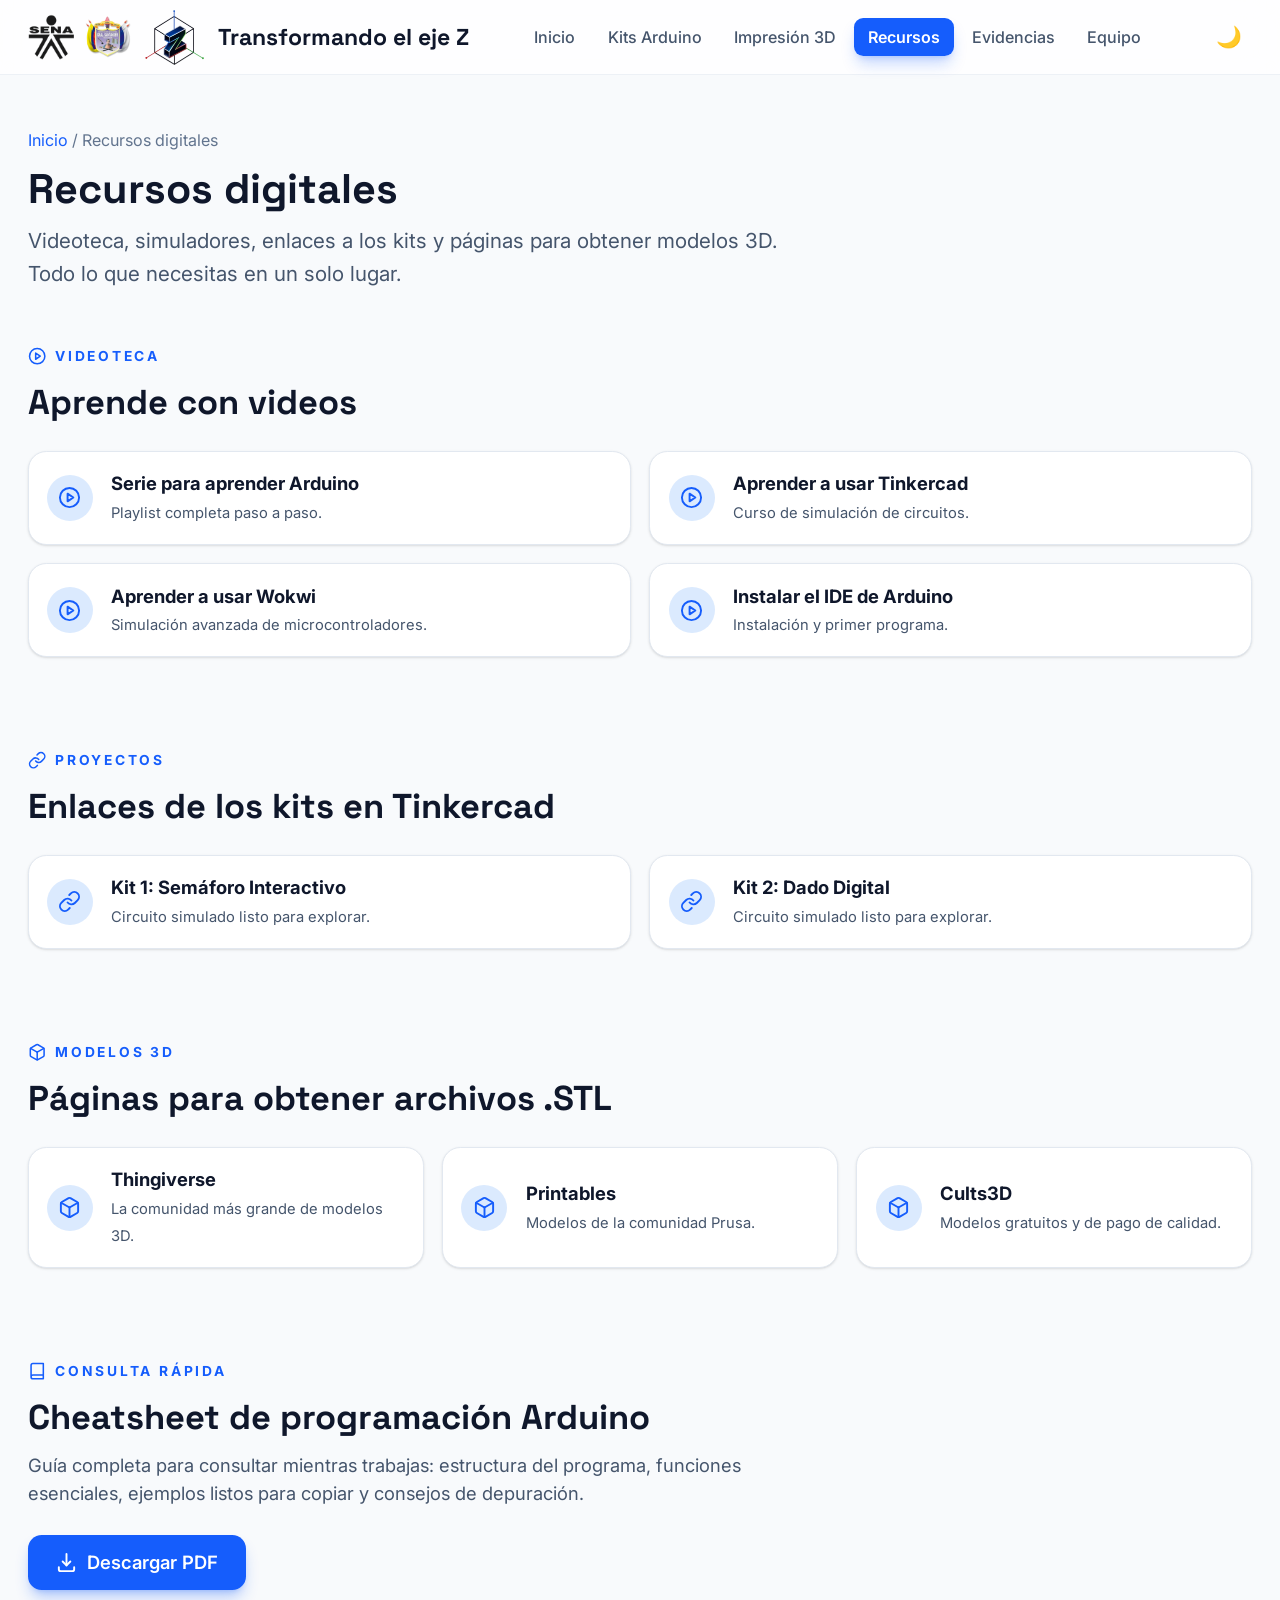
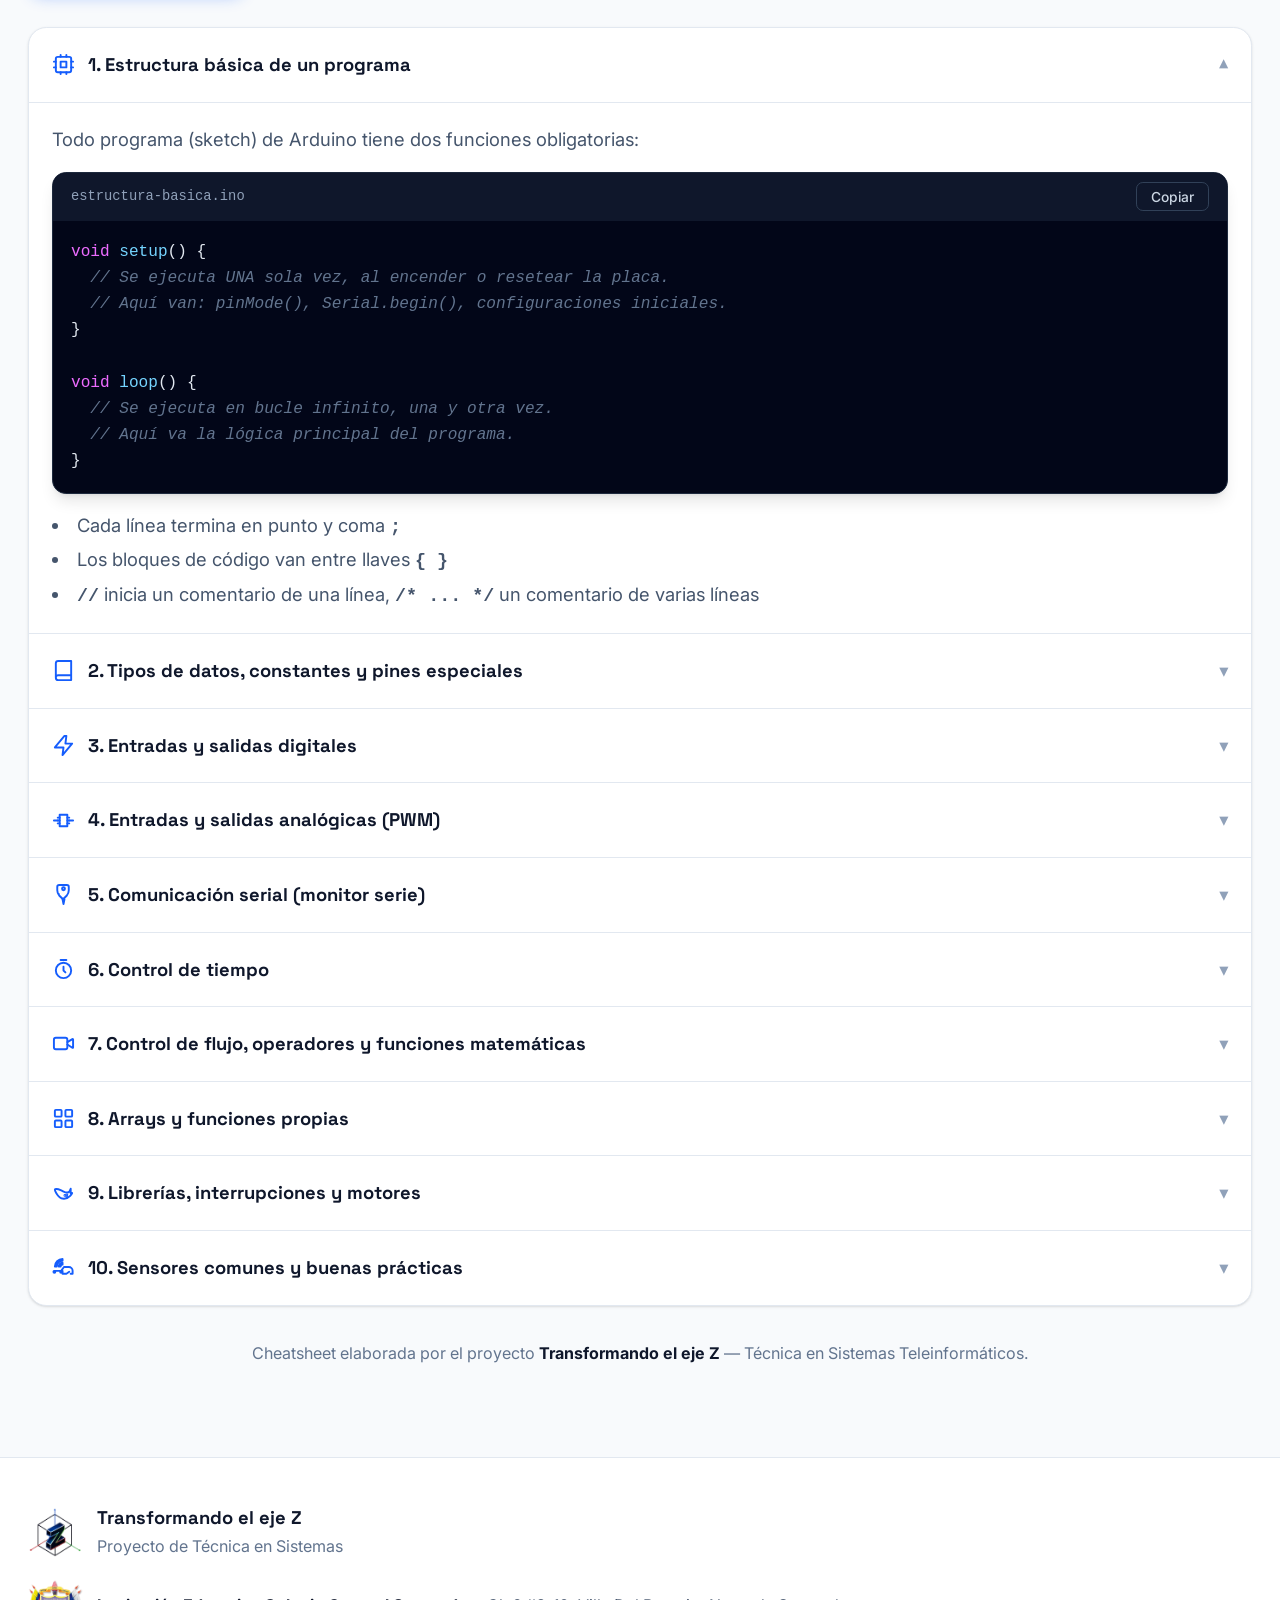
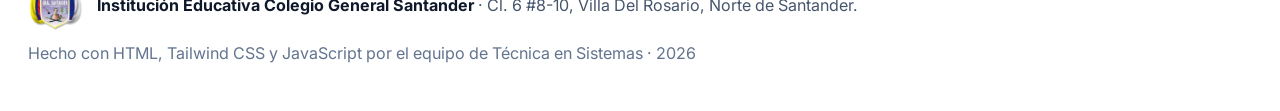
<file: recursos.html>
<!DOCTYPE html>
<html lang="es" class="scroll-smooth">
<head>
  <meta charset="UTF-8">
  <meta name="viewport" content="width=device-width, initial-scale=1.0">
  <title>Transformando el eje Z — Recursos digitales</title>
  <meta name="description" content="Recursos digitales del proyecto: videoteca de Arduino, simuladores Tinkercad y Wokwi, enlaces a los kits y páginas de modelos 3D.">
  <link rel="icon" type="image/png" href="./assets/logo.png">
  <link rel="preconnect" href="https://fonts.googleapis.com">
  <link rel="preconnect" href="https://fonts.gstatic.com" crossorigin>
  <link href="https://fonts.googleapis.com/css2?family=Inter:wght@400;500;600;700&family=Space+Grotesk:wght@500;600;700&display=swap" rel="stylesheet">
  <script>
    try { if (localStorage.getItem("theme") === "dark") document.documentElement.classList.add("dark"); } catch (e) {}
  </script>
  <script type="module" crossorigin src="./assets/main-V_hvr2Cv.js"></script>
  <link rel="stylesheet" crossorigin href="./assets/main-D3dzY4R9.css">
</head>
<body class="min-h-screen">

  <!-- ═══ NAVBAR ═══ -->
  <nav class="fixed inset-x-0 top-0 z-50 border-b border-slate-200/60 bg-white/80 backdrop-blur-xl dark:border-slate-800/60 dark:bg-slate-950/80">
    <div class="mx-auto flex h-16 max-w-6xl items-center justify-between px-4 sm:px-6">
      <a class="flex items-center gap-2.5" href="./index.html">
        <img src="./assets/logo-sena.webp" alt="Logo SENA" class="hidden h-10 w-10 rounded-md object-contain sm:inline dark:hidden">
        <img src="./assets/logo-sena-claro.webp" alt="Logo SENA" class="hidden h-10 w-10 rounded-md object-contain dark:inline">
        <img src="./assets/logo-institucion.webp" alt="Logo I.E. Colegio General Santander" class="hidden h-10 w-10 rounded-md object-contain sm:inline">
        <img src="./assets/logo-simple.webp" alt="Logo Transformando el eje Z" class="h-14 w-14 rounded-lg object-contain">
        <span class="font-display text-xl font-bold text-slate-900 dark:text-white">Transformando el eje Z</span>
      </a>
      <ul class="hidden items-center gap-1 md:flex">
        <li><a href="./index.html" class="rounded-lg px-3 py-2 text-sm font-medium text-slate-600 transition hover:bg-blue-50 hover:text-blue-600 dark:text-slate-300 dark:hover:bg-blue-500/10 dark:hover:text-blue-400">Inicio</a></li>
        <li><a href="./arduino.html" class="rounded-lg px-3 py-2 text-sm font-medium text-slate-600 transition hover:bg-blue-50 hover:text-blue-600 dark:text-slate-300 dark:hover:bg-blue-500/10 dark:hover:text-blue-400">Kits Arduino</a></li>
        <li><a href="./impresion3d.html" class="rounded-lg px-3 py-2 text-sm font-medium text-slate-600 transition hover:bg-blue-50 hover:text-blue-600 dark:text-slate-300 dark:hover:bg-blue-500/10 dark:hover:text-blue-400">Impresión 3D</a></li>
        <li><a href="./recursos.html" class="rounded-lg bg-blue-600 px-3 py-2 text-sm font-semibold text-white shadow-lg shadow-blue-600/25">Recursos</a></li>
        <li><a href="./evidencias.html" class="rounded-lg px-3 py-2 text-sm font-medium text-slate-600 transition hover:bg-blue-50 hover:text-blue-600 dark:text-slate-300 dark:hover:bg-blue-500/10 dark:hover:text-blue-400">Evidencias</a></li>
        <li><a href="./equipo.html" class="rounded-lg px-3 py-2 text-sm font-medium text-slate-600 transition hover:bg-blue-50 hover:text-blue-600 dark:text-slate-300 dark:hover:bg-blue-500/10 dark:hover:text-blue-400">Equipo</a></li>
      </ul>
      <div class="flex items-center gap-2">
        <button data-theme-toggle onclick="toggleTheme()" title="Cambiar tema" aria-label="Cambiar tema"
          class="flex h-10 w-10 items-center justify-center rounded-lg text-lg transition hover:bg-slate-100 dark:hover:bg-slate-800">🌙</button>
        <button onclick="toggleMenu()" aria-label="Abrir menú"
          class="flex h-10 w-10 items-center justify-center rounded-lg text-xl transition hover:bg-slate-100 md:hidden dark:hover:bg-slate-800">☰</button>
      </div>
    </div>
    <ul id="navLinks" class="mobile-menu md:hidden">
      <li><a href="./index.html" class="block rounded-lg px-4 py-2.5 text-sm font-medium text-slate-600 hover:bg-blue-50 dark:text-slate-300 dark:hover:bg-blue-500/10">Inicio</a></li>
      <li><a href="./arduino.html" class="block rounded-lg px-4 py-2.5 text-sm font-medium text-slate-600 hover:bg-blue-50 dark:text-slate-300 dark:hover:bg-blue-500/10">Kits Arduino</a></li>
      <li><a href="./impresion3d.html" class="block rounded-lg px-4 py-2.5 text-sm font-medium text-slate-600 hover:bg-blue-50 dark:text-slate-300 dark:hover:bg-blue-500/10">Impresión 3D</a></li>
      <li><a href="./recursos.html" class="block rounded-lg bg-blue-600 px-4 py-2.5 text-sm font-semibold text-white">Recursos</a></li>
      <li><a href="./evidencias.html" class="block rounded-lg px-4 py-2.5 text-sm font-medium text-slate-600 hover:bg-blue-50 dark:text-slate-300 dark:hover:bg-blue-500/10">Evidencias</a></li>
      <li><a href="./equipo.html" class="block rounded-lg px-4 py-2.5 text-sm font-medium text-slate-600 hover:bg-blue-50 dark:text-slate-300 dark:hover:bg-blue-500/10">Equipo</a></li>
    </ul>
  </nav>

  <!-- ═══ CABECERA ═══ -->
  <div class="mx-auto max-w-6xl px-4 pt-28 sm:px-6">
    <p class="text-sm text-slate-500 dark:text-slate-400"><a class="text-blue-600 hover:underline dark:text-blue-400" href="./index.html">Inicio</a> <span>/ Recursos digitales</span></p>
    <header class="mt-3">
      <h1 class="font-display text-3xl font-bold text-slate-900 sm:text-4xl dark:text-white">Recursos digitales</h1>
      <p class="mt-3 max-w-2xl text-lg text-slate-600 dark:text-slate-400">Videoteca, simuladores, enlaces a los kits y páginas para obtener modelos 3D. Todo lo que necesitas en un solo lugar.</p>
    </header>
  </div>

  <!-- ═══ VIDEOTECA ═══ -->
  <section class="pt-12">
    <div class="mx-auto max-w-6xl px-4 sm:px-6">
      <div class="reveal">
        <span class="inline-flex items-center gap-2 text-xs font-bold uppercase tracking-[0.2em] text-blue-600 dark:text-blue-400">
          <svg class="h-4 w-4" viewBox="0 0 24 24" fill="none" stroke="currentColor" stroke-width="2" stroke-linecap="round" stroke-linejoin="round" aria-hidden="true"><circle cx="12" cy="12" r="10"/><path d="m10 8 6 4-6 4V8z"/></svg>
          Videoteca
        </span>
        <h2 class="mt-2 font-display text-2xl font-bold text-slate-900 sm:text-3xl dark:text-white">Aprende con videos</h2>
      </div>
      <div class="mt-6 grid gap-4 sm:grid-cols-2">
        <a class="reveal group flex items-center gap-4 rounded-2xl border border-slate-200 bg-white p-4 shadow-sm transition-all hover:-translate-y-0.5 hover:border-blue-300 hover:shadow-lg dark:border-slate-800 dark:bg-slate-900 dark:hover:border-blue-500/40" href="https://youtube.com/playlist?list=PLyLh25DppBIe40j3VBAslnVfs4Pz-B3ZB&si=hZWh8g7o3_2-iOMP" target="_blank" rel="noopener">
          <span class="flex h-10 w-10 shrink-0 items-center justify-center rounded-full bg-blue-100 text-blue-600 transition-transform group-hover:scale-110 dark:bg-blue-500/10 dark:text-blue-400">
            <svg class="h-5 w-5" viewBox="0 0 24 24" fill="none" stroke="currentColor" stroke-width="2" stroke-linecap="round" stroke-linejoin="round" aria-hidden="true"><circle cx="12" cy="12" r="10"/><path d="m10 8 6 4-6 4V8z"/></svg>
          </span>
          <div><b class="block text-slate-900 dark:text-white">Serie para aprender Arduino</b><small class="text-slate-600 dark:text-slate-400">Playlist completa paso a paso.</small></div>
        </a>
        <a class="reveal group flex items-center gap-4 rounded-2xl border border-slate-200 bg-white p-4 shadow-sm transition-all hover:-translate-y-0.5 hover:border-blue-300 hover:shadow-lg dark:border-slate-800 dark:bg-slate-900 dark:hover:border-blue-500/40" href="https://youtube.com/playlist?list=PLX1o8IHd4nZO1nhYvXF55_A1DR-qYQ7RI&si=1G0KrEN9vYF6qY3G" target="_blank" rel="noopener">
          <span class="flex h-10 w-10 shrink-0 items-center justify-center rounded-full bg-blue-100 text-blue-600 transition-transform group-hover:scale-110 dark:bg-blue-500/10 dark:text-blue-400">
            <svg class="h-5 w-5" viewBox="0 0 24 24" fill="none" stroke="currentColor" stroke-width="2" stroke-linecap="round" stroke-linejoin="round" aria-hidden="true"><circle cx="12" cy="12" r="10"/><path d="m10 8 6 4-6 4V8z"/></svg>
          </span>
          <div><b class="block text-slate-900 dark:text-white">Aprender a usar Tinkercad</b><small class="text-slate-600 dark:text-slate-400">Curso de simulación de circuitos.</small></div>
        </a>
        <a class="reveal group flex items-center gap-4 rounded-2xl border border-slate-200 bg-white p-4 shadow-sm transition-all hover:-translate-y-0.5 hover:border-blue-300 hover:shadow-lg dark:border-slate-800 dark:bg-slate-900 dark:hover:border-blue-500/40" href="https://youtu.be/SGk0kPFPKRI?si=PL9ohK7nNy4zr9o6" target="_blank" rel="noopener">
          <span class="flex h-10 w-10 shrink-0 items-center justify-center rounded-full bg-blue-100 text-blue-600 transition-transform group-hover:scale-110 dark:bg-blue-500/10 dark:text-blue-400">
            <svg class="h-5 w-5" viewBox="0 0 24 24" fill="none" stroke="currentColor" stroke-width="2" stroke-linecap="round" stroke-linejoin="round" aria-hidden="true"><circle cx="12" cy="12" r="10"/><path d="m10 8 6 4-6 4V8z"/></svg>
          </span>
          <div><b class="block text-slate-900 dark:text-white">Aprender a usar Wokwi</b><small class="text-slate-600 dark:text-slate-400">Simulación avanzada de microcontroladores.</small></div>
        </a>
        <a class="reveal group flex items-center gap-4 rounded-2xl border border-slate-200 bg-white p-4 shadow-sm transition-all hover:-translate-y-0.5 hover:border-blue-300 hover:shadow-lg dark:border-slate-800 dark:bg-slate-900 dark:hover:border-blue-500/40" href="https://youtu.be/kbHthBL8LW8?si=nWywRs1lMz1Anc72" target="_blank" rel="noopener">
          <span class="flex h-10 w-10 shrink-0 items-center justify-center rounded-full bg-blue-100 text-blue-600 transition-transform group-hover:scale-110 dark:bg-blue-500/10 dark:text-blue-400">
            <svg class="h-5 w-5" viewBox="0 0 24 24" fill="none" stroke="currentColor" stroke-width="2" stroke-linecap="round" stroke-linejoin="round" aria-hidden="true"><circle cx="12" cy="12" r="10"/><path d="m10 8 6 4-6 4V8z"/></svg>
          </span>
          <div><b class="block text-slate-900 dark:text-white">Instalar el IDE de Arduino</b><small class="text-slate-600 dark:text-slate-400">Instalación y primer programa.</small></div>
        </a>
      </div>
    </div>
  </section>

  <!-- ═══ PROYECTOS ═══ -->
  <section class="pt-20">
    <div class="mx-auto max-w-6xl px-4 sm:px-6">
      <div class="reveal">
        <span class="inline-flex items-center gap-2 text-xs font-bold uppercase tracking-[0.2em] text-blue-600 dark:text-blue-400">
          <svg class="h-4 w-4" viewBox="0 0 24 24" fill="none" stroke="currentColor" stroke-width="2" stroke-linecap="round" stroke-linejoin="round" aria-hidden="true"><path d="M10 13a5 5 0 0 0 7.54.54l3-3a5 5 0 0 0-7.07-7.07l-1.72 1.71"/><path d="M14 11a5 5 0 0 0-7.54-.54l-3 3a5 5 0 0 0 7.07 7.07l1.71-1.71"/></svg>
          Proyectos
        </span>
        <h2 class="mt-2 font-display text-2xl font-bold text-slate-900 sm:text-3xl dark:text-white">Enlaces de los kits en Tinkercad</h2>
      </div>
      <div class="mt-6 grid gap-4 sm:grid-cols-2">
        <a class="reveal group flex items-center gap-4 rounded-2xl border border-slate-200 bg-white p-4 shadow-sm transition-all hover:-translate-y-0.5 hover:border-blue-300 hover:shadow-lg dark:border-slate-800 dark:bg-slate-900 dark:hover:border-blue-500/40" href="https://www.tinkercad.com/things/1dglp1MkwQg-semaforo?sharecode=ttb8CI6nfaWBFOfJC-Y4jClSM-145SnFa5TrDh32Iog" target="_blank" rel="noopener">
          <span class="flex h-10 w-10 shrink-0 items-center justify-center rounded-full bg-blue-100 text-blue-600 transition-transform group-hover:scale-110 dark:bg-blue-500/10 dark:text-blue-400">
            <svg class="h-5 w-5" viewBox="0 0 24 24" fill="none" stroke="currentColor" stroke-width="2" stroke-linecap="round" stroke-linejoin="round" aria-hidden="true"><path d="M10 13a5 5 0 0 0 7.54.54l3-3a5 5 0 0 0-7.07-7.07l-1.72 1.71"/><path d="M14 11a5 5 0 0 0-7.54-.54l-3 3a5 5 0 0 0 7.07 7.07l1.71-1.71"/></svg>
          </span>
          <div><b class="block text-slate-900 dark:text-white">Kit 1: Semáforo Interactivo</b><small class="text-slate-600 dark:text-slate-400">Circuito simulado listo para explorar.</small></div>
        </a>
        <a class="reveal group flex items-center gap-4 rounded-2xl border border-slate-200 bg-white p-4 shadow-sm transition-all hover:-translate-y-0.5 hover:border-blue-300 hover:shadow-lg dark:border-slate-800 dark:bg-slate-900 dark:hover:border-blue-500/40" href="https://www.tinkercad.com/things/2IeUbt00uTl-dado?sharecode=kphb9tyB5XSOfym8whHsYXTp5mAzYsh-aduI_AssWHI" target="_blank" rel="noopener">
          <span class="flex h-10 w-10 shrink-0 items-center justify-center rounded-full bg-blue-100 text-blue-600 transition-transform group-hover:scale-110 dark:bg-blue-500/10 dark:text-blue-400">
            <svg class="h-5 w-5" viewBox="0 0 24 24" fill="none" stroke="currentColor" stroke-width="2" stroke-linecap="round" stroke-linejoin="round" aria-hidden="true"><path d="M10 13a5 5 0 0 0 7.54.54l3-3a5 5 0 0 0-7.07-7.07l-1.72 1.71"/><path d="M14 11a5 5 0 0 0-7.54-.54l-3 3a5 5 0 0 0 7.07 7.07l1.71-1.71"/></svg>
          </span>
          <div><b class="block text-slate-900 dark:text-white">Kit 2: Dado Digital</b><small class="text-slate-600 dark:text-slate-400">Circuito simulado listo para explorar.</small></div>
        </a>
      </div>
    </div>
  </section>

  <!-- ═══ MODELOS 3D ═══ -->
  <section class="pt-20">
    <div class="mx-auto max-w-6xl px-4 sm:px-6">
      <div class="reveal">
        <span class="inline-flex items-center gap-2 text-xs font-bold uppercase tracking-[0.2em] text-blue-600 dark:text-blue-400">
          <svg class="h-4 w-4" viewBox="0 0 24 24" fill="none" stroke="currentColor" stroke-width="2" stroke-linecap="round" stroke-linejoin="round" aria-hidden="true"><path d="M21 16V8a2 2 0 0 0-1-1.73l-7-4a2 2 0 0 0-2 0l-7 4A2 2 0 0 0 3 8v8a2 2 0 0 0 1 1.73l7 4a2 2 0 0 0 2 0l7-4A2 2 0 0 0 21 16z"/><path d="m3.3 7 8.7 5 8.7-5"/><path d="M12 22V12"/></svg>
          Modelos 3D
        </span>
        <h2 class="mt-2 font-display text-2xl font-bold text-slate-900 sm:text-3xl dark:text-white">Páginas para obtener archivos .STL</h2>
      </div>
      <div class="mt-6 grid gap-4 sm:grid-cols-2 lg:grid-cols-3">
        <a class="reveal group flex items-center gap-4 rounded-2xl border border-slate-200 bg-white p-4 shadow-sm transition-all hover:-translate-y-0.5 hover:border-blue-300 hover:shadow-lg dark:border-slate-800 dark:bg-slate-900 dark:hover:border-blue-500/40" href="https://www.thingiverse.com/" target="_blank" rel="noopener">
          <span class="flex h-10 w-10 shrink-0 items-center justify-center rounded-full bg-blue-100 text-blue-600 transition-transform group-hover:scale-110 dark:bg-blue-500/10 dark:text-blue-400">
            <svg class="h-5 w-5" viewBox="0 0 24 24" fill="none" stroke="currentColor" stroke-width="2" stroke-linecap="round" stroke-linejoin="round" aria-hidden="true"><path d="M21 16V8a2 2 0 0 0-1-1.73l-7-4a2 2 0 0 0-2 0l-7 4A2 2 0 0 0 3 8v8a2 2 0 0 0 1 1.73l7 4a2 2 0 0 0 2 0l7-4A2 2 0 0 0 21 16z"/><path d="m3.3 7 8.7 5 8.7-5"/><path d="M12 22V12"/></svg>
          </span>
          <div><b class="block text-slate-900 dark:text-white">Thingiverse</b><small class="text-slate-600 dark:text-slate-400">La comunidad más grande de modelos 3D.</small></div>
        </a>
        <a class="reveal group flex items-center gap-4 rounded-2xl border border-slate-200 bg-white p-4 shadow-sm transition-all hover:-translate-y-0.5 hover:border-blue-300 hover:shadow-lg dark:border-slate-800 dark:bg-slate-900 dark:hover:border-blue-500/40" href="https://www.printables.com/" target="_blank" rel="noopener">
          <span class="flex h-10 w-10 shrink-0 items-center justify-center rounded-full bg-blue-100 text-blue-600 transition-transform group-hover:scale-110 dark:bg-blue-500/10 dark:text-blue-400">
            <svg class="h-5 w-5" viewBox="0 0 24 24" fill="none" stroke="currentColor" stroke-width="2" stroke-linecap="round" stroke-linejoin="round" aria-hidden="true"><path d="M21 16V8a2 2 0 0 0-1-1.73l-7-4a2 2 0 0 0-2 0l-7 4A2 2 0 0 0 3 8v8a2 2 0 0 0 1 1.73l7 4a2 2 0 0 0 2 0l7-4A2 2 0 0 0 21 16z"/><path d="m3.3 7 8.7 5 8.7-5"/><path d="M12 22V12"/></svg>
          </span>
          <div><b class="block text-slate-900 dark:text-white">Printables</b><small class="text-slate-600 dark:text-slate-400">Modelos de la comunidad Prusa.</small></div>
        </a>
        <a class="reveal group flex items-center gap-4 rounded-2xl border border-slate-200 bg-white p-4 shadow-sm transition-all hover:-translate-y-0.5 hover:border-blue-300 hover:shadow-lg dark:border-slate-800 dark:bg-slate-900 dark:hover:border-blue-500/40" href="https://cults3d.com/" target="_blank" rel="noopener">
          <span class="flex h-10 w-10 shrink-0 items-center justify-center rounded-full bg-blue-100 text-blue-600 transition-transform group-hover:scale-110 dark:bg-blue-500/10 dark:text-blue-400">
            <svg class="h-5 w-5" viewBox="0 0 24 24" fill="none" stroke="currentColor" stroke-width="2" stroke-linecap="round" stroke-linejoin="round" aria-hidden="true"><path d="M21 16V8a2 2 0 0 0-1-1.73l-7-4a2 2 0 0 0-2 0l-7 4A2 2 0 0 0 3 8v8a2 2 0 0 0 1 1.73l7 4a2 2 0 0 0 2 0l7-4A2 2 0 0 0 21 16z"/><path d="m3.3 7 8.7 5 8.7-5"/><path d="M12 22V12"/></svg>
          </span>
          <div><b class="block text-slate-900 dark:text-white">Cults3D</b><small class="text-slate-600 dark:text-slate-400">Modelos gratuitos y de pago de calidad.</small></div>
        </a>
      </div>
    </div>
  </section>

  <!-- ═══ CHEATSHEET ═══ -->
  <section class="py-20">
    <div class="mx-auto max-w-6xl px-4 sm:px-6">
      <div class="reveal">
        <span class="inline-flex items-center gap-2 text-xs font-bold uppercase tracking-[0.2em] text-blue-600 dark:text-blue-400">
          <svg class="h-4 w-4" viewBox="0 0 24 24" fill="none" stroke="currentColor" stroke-width="2" stroke-linecap="round" stroke-linejoin="round" aria-hidden="true"><path d="M4 19.5v-15A2.5 2.5 0 0 1 6.5 2H20v20H6.5a2.5 2.5 0 0 1 0-5H20"/></svg>
          Consulta rápida
        </span>
        <h2 class="mt-2 font-display text-2xl font-bold text-slate-900 sm:text-3xl dark:text-white">Cheatsheet de programación Arduino</h2>
        <p class="mt-3 max-w-2xl text-slate-600 dark:text-slate-400">Guía completa para consultar mientras trabajas: estructura del programa, funciones esenciales, ejemplos listos para copiar y consejos de depuración.</p>
        <a class="mt-6 inline-flex items-center gap-2 rounded-xl bg-blue-600 px-6 py-3 font-semibold text-white shadow-lg shadow-blue-600/30 transition hover:-translate-y-0.5 hover:bg-blue-500 hover:shadow-xl hover:shadow-blue-600/40" href="./assets/cheatsheet.pdf" download="cheatsheet-arduino.pdf">
          <svg class="h-5 w-5" viewBox="0 0 24 24" fill="none" stroke="currentColor" stroke-width="2" stroke-linecap="round" stroke-linejoin="round" aria-hidden="true"><path d="M12 3v12"/><path d="m8 11 4 4 4-4"/><path d="M4 17v2a2 2 0 0 0 2 2h12a2 2 0 0 0 2-2v-2"/></svg>
          Descargar PDF
        </a>
      </div>

      <div class="reveal mt-8 rounded-2xl border border-slate-200 bg-white shadow-sm dark:border-slate-800 dark:bg-slate-900">
        <details class="acc border-b border-slate-200 dark:border-slate-800" open>
          <summary class="flex cursor-pointer items-center gap-3 p-5 font-display font-bold text-slate-900 dark:text-white">
            <svg class="h-5 w-5 shrink-0 text-blue-600 dark:text-blue-400" viewBox="0 0 24 24" fill="none" stroke="currentColor" stroke-width="2" stroke-linecap="round" stroke-linejoin="round" aria-hidden="true"><rect x="4" y="4" width="16" height="16" rx="2"/><rect x="9" y="9" width="6" height="6"/><path d="M15 2v2M15 20v2M2 15h2M2 9h2M20 15h2M20 9h2M9 2v2M9 20v2"/></svg>
            1. Estructura básica de un programa
            <span class="chev ml-auto text-slate-400">▾</span>
          </summary>
          <div class="border-t border-slate-200 p-5 dark:border-slate-800">
            <p class="text-slate-600 dark:text-slate-400">Todo programa (sketch) de Arduino tiene dos funciones obligatorias:</p>
            <div data-code class="mt-4 overflow-hidden rounded-xl border border-slate-800 bg-slate-950 shadow-lg">
              <div class="flex items-center justify-between bg-slate-900 px-4 py-2">
                <span class="font-mono text-xs text-slate-400">estructura-basica.ino</span>
                <button class="rounded-md border border-slate-700 px-3 py-1 text-xs font-medium text-slate-300 transition hover:border-blue-500 hover:text-blue-400" onclick="copiar(this)">Copiar</button>
              </div>
              <pre><code><span class="kw">void</span> <span class="fn">setup</span>() {
  <span class="c">// Se ejecuta UNA sola vez, al encender o resetear la placa.</span>
  <span class="c">// Aquí van: pinMode(), Serial.begin(), configuraciones iniciales.</span>
}

<span class="kw">void</span> <span class="fn">loop</span>() {
  <span class="c">// Se ejecuta en bucle infinito, una y otra vez.</span>
  <span class="c">// Aquí va la lógica principal del programa.</span>
}</code></pre>
            </div>
            <ul class="mt-4 list-inside list-disc space-y-1 text-slate-600 dark:text-slate-400">
              <li>Cada línea termina en punto y coma <b class="font-mono">;</b></li>
              <li>Los bloques de código van entre llaves <b class="font-mono">{ }</b></li>
              <li><b class="font-mono">//</b> inicia un comentario de una línea, <b class="font-mono">/* ... */</b> un comentario de varias líneas</li>
            </ul>
          </div>
        </details>

        <details class="acc border-b border-slate-200 dark:border-slate-800">
          <summary class="flex cursor-pointer items-center gap-3 p-5 font-display font-bold text-slate-900 dark:text-white">
            <svg class="h-5 w-5 shrink-0 text-blue-600 dark:text-blue-400" viewBox="0 0 24 24" fill="none" stroke="currentColor" stroke-width="2" stroke-linecap="round" stroke-linejoin="round" aria-hidden="true"><path d="M4 19.5v-15A2.5 2.5 0 0 1 6.5 2H20v20H6.5a2.5 2.5 0 0 1 0-5H20"/></svg>
            2. Tipos de datos, constantes y pines especiales
            <span class="chev ml-auto text-slate-400">▾</span>
          </summary>
          <div class="border-t border-slate-200 p-5 dark:border-slate-800">
            <h4 class="font-display font-bold text-slate-900 dark:text-white">Tipos de datos comunes</h4>
            <div class="mt-4 overflow-x-auto rounded-2xl border border-slate-200 bg-white shadow-sm dark:border-slate-800 dark:bg-slate-900">
              <table class="data w-full text-left text-sm">
                <thead>
                  <tr class="bg-slate-100 text-xs uppercase tracking-wide text-slate-500 dark:bg-slate-800/60 dark:text-slate-400">
                    <th class="px-4 py-3 font-semibold">Tipo</th>
                    <th class="px-4 py-3 font-semibold">Descripción</th>
                    <th class="px-4 py-3 font-semibold">Rango aproximado</th>
                    <th class="px-4 py-3 font-semibold">Ejemplo</th>
                  </tr>
                </thead>
                <tbody class="text-slate-700 dark:text-slate-300">
                  <tr><td class="px-4 py-3 font-mono font-medium">int</td><td class="px-4 py-3">Número entero</td><td class="px-4 py-3">-32,768 a 32,767</td><td class="px-4 py-3 font-mono">int velocidad = 100;</td></tr>
                  <tr><td class="px-4 py-3 font-mono font-medium">unsigned int</td><td class="px-4 py-3">Entero sin signo</td><td class="px-4 py-3">0 a 65,535</td><td class="px-4 py-3 font-mono">unsigned int pasos = 500;</td></tr>
                  <tr><td class="px-4 py-3 font-mono font-medium">long</td><td class="px-4 py-3">Entero grande</td><td class="px-4 py-3">-2,147,483,648 a 2,147,483,647</td><td class="px-4 py-3 font-mono">long tiempo = 100000;</td></tr>
                  <tr><td class="px-4 py-3 font-mono font-medium">unsigned long</td><td class="px-4 py-3">Entero grande sin signo</td><td class="px-4 py-3">0 a 4,294,967,295</td><td class="px-4 py-3 font-mono">unsigned long ahora;</td></tr>
                  <tr><td class="px-4 py-3 font-mono font-medium">float</td><td class="px-4 py-3">Decimal</td><td class="px-4 py-3">±3.4e±38 (6-7 dígitos)</td><td class="px-4 py-3 font-mono">float voltaje = 4.8;</td></tr>
                  <tr><td class="px-4 py-3 font-mono font-medium">double</td><td class="px-4 py-3">Decimal (igual a float en Uno)</td><td class="px-4 py-3">igual que float</td><td class="px-4 py-3 font-mono">double angulo;</td></tr>
                  <tr><td class="px-4 py-3 font-mono font-medium">bool / boolean</td><td class="px-4 py-3">Verdadero o falso</td><td class="px-4 py-3">true / false</td><td class="px-4 py-3 font-mono">bool encendido = true;</td></tr>
                  <tr><td class="px-4 py-3 font-mono font-medium">char</td><td class="px-4 py-3">Un carácter</td><td class="px-4 py-3">-128 a 127</td><td class="px-4 py-3 font-mono">char letra = 'A';</td></tr>
                  <tr><td class="px-4 py-3 font-mono font-medium">byte</td><td class="px-4 py-3">Entero pequeño sin signo</td><td class="px-4 py-3">0 a 255</td><td class="px-4 py-3 font-mono">byte pin = 9;</td></tr>
                  <tr><td class="px-4 py-3 font-mono font-medium">String</td><td class="px-4 py-3">Cadena de texto (objeto)</td><td class="px-4 py-3">—</td><td class="px-4 py-3 font-mono">String msg = "hola";</td></tr>
                </tbody>
              </table>
            </div>
            <p class="mt-4 border-l-4 border-blue-500 bg-blue-50 px-4 py-3 text-sm text-slate-700 dark:bg-blue-500/10 dark:text-slate-300"><b>Tip:</b> String (con mayúscula) es un objeto y consume más memoria. Para proyectos con RAM limitada, es mejor usar arrays de <b class="font-mono">char</b>.</p>
            <h4 class="mt-6 font-display font-bold text-slate-900 dark:text-white">Constantes y pines especiales</h4>
            <div data-code class="mt-4 overflow-hidden rounded-xl border border-slate-800 bg-slate-950 shadow-lg">
              <div class="flex items-center justify-between bg-slate-900 px-4 py-2">
                <span class="font-mono text-xs text-slate-400">constantes.ino</span>
                <button class="rounded-md border border-slate-700 px-3 py-1 text-xs font-medium text-slate-300 transition hover:border-blue-500 hover:text-blue-400" onclick="copiar(this)">Copiar</button>
              </div>
              <pre><code><span class="kw">HIGH</span>         <span class="c">// Nivel alto (5V o 3.3V)</span>
<span class="kw">LOW</span>          <span class="c">// Nivel bajo (0V)</span>
<span class="kw">INPUT</span>        <span class="c">// Pin configurado como entrada</span>
<span class="kw">OUTPUT</span>       <span class="c">// Pin configurado como salida</span>
<span class="kw">INPUT_PULLUP</span> <span class="c">// Entrada con resistencia interna a 5V activada</span>
<span class="kw">true</span> / <span class="kw">false</span>
<span class="kw">LED_BUILTIN</span>  <span class="c">// LED integrado en la placa (normalmente pin 13)</span></code></pre>
            </div>
          </div>
        </details>

        <details class="acc border-b border-slate-200 dark:border-slate-800">
          <summary class="flex cursor-pointer items-center gap-3 p-5 font-display font-bold text-slate-900 dark:text-white">
            <svg class="h-5 w-5 shrink-0 text-blue-600 dark:text-blue-400" viewBox="0 0 24 24" fill="none" stroke="currentColor" stroke-width="2" stroke-linecap="round" stroke-linejoin="round" aria-hidden="true"><path d="M13 2 3 14h9l-1 8 10-12h-7l1-8z"/></svg>
            3. Entradas y salidas digitales
            <span class="chev ml-auto text-slate-400">▾</span>
          </summary>
          <div class="border-t border-slate-200 p-5 dark:border-slate-800">
            <div data-code class="overflow-hidden rounded-xl border border-slate-800 bg-slate-950 shadow-lg">
              <div class="flex items-center justify-between bg-slate-900 px-4 py-2">
                <span class="font-mono text-xs text-slate-400">es-digital.ino</span>
                <button class="rounded-md border border-slate-700 px-3 py-1 text-xs font-medium text-slate-300 transition hover:border-blue-500 hover:text-blue-400" onclick="copiar(this)">Copiar</button>
              </div>
              <pre><code><span class="fn">pinMode</span>(pin, MODO);            <span class="c">// INPUT, OUTPUT o INPUT_PULLUP</span>
<span class="fn">digitalWrite</span>(pin, <span class="kw">HIGH</span>);       <span class="c">// Escribe HIGH o LOW en un pin de salida</span>
<span class="kw">int</span> valor = <span class="fn">digitalRead</span>(pin);  <span class="c">// Lee HIGH (1) o LOW (0) de un pin de entrada</span></code></pre>
            </div>
            <h4 class="mt-6 font-display font-bold text-slate-900 dark:text-white">Ejemplo — encender un LED</h4>
            <div data-code class="mt-4 overflow-hidden rounded-xl border border-slate-800 bg-slate-950 shadow-lg">
              <div class="flex items-center justify-between bg-slate-900 px-4 py-2">
                <span class="font-mono text-xs text-slate-400">led-parpadeante.ino</span>
                <button class="rounded-md border border-slate-700 px-3 py-1 text-xs font-medium text-slate-300 transition hover:border-blue-500 hover:text-blue-400" onclick="copiar(this)">Copiar</button>
              </div>
              <pre><code><span class="kw">void</span> <span class="fn">setup</span>() {
  <span class="fn">pinMode</span>(<span class="num">8</span>, <span class="kw">OUTPUT</span>);
}

<span class="kw">void</span> <span class="fn">loop</span>() {
  <span class="fn">digitalWrite</span>(<span class="num">8</span>, <span class="kw">HIGH</span>);
  <span class="fn">delay</span>(<span class="num">1000</span>);
  <span class="fn">digitalWrite</span>(<span class="num">8</span>, <span class="kw">LOW</span>);
  <span class="fn">delay</span>(<span class="num">1000</span>);
}</code></pre>
            </div>
          </div>
        </details>

        <details class="acc border-b border-slate-200 dark:border-slate-800">
          <summary class="flex cursor-pointer items-center gap-3 p-5 font-display font-bold text-slate-900 dark:text-white">
            <svg class="h-5 w-5 shrink-0 text-blue-600 dark:text-blue-400" viewBox="0 0 24 24" fill="none" stroke="currentColor" stroke-width="2" stroke-linecap="round" stroke-linejoin="round" aria-hidden="true"><path d="M2 12h4"/><path d="M18 12h4"/><path d="M8 6h8v12H8z"/><path d="M8 9h-2M8 12h-2M8 15h-2M16 9h2M16 12h2M16 15h2"/></svg>
            4. Entradas y salidas analógicas (PWM)
            <span class="chev ml-auto text-slate-400">▾</span>
          </summary>
          <div class="border-t border-slate-200 p-5 dark:border-slate-800">
            <div data-code class="overflow-hidden rounded-xl border border-slate-800 bg-slate-950 shadow-lg">
              <div class="flex items-center justify-between bg-slate-900 px-4 py-2">
                <span class="font-mono text-xs text-slate-400">es-analogica.ino</span>
                <button class="rounded-md border border-slate-700 px-3 py-1 text-xs font-medium text-slate-300 transition hover:border-blue-500 hover:text-blue-400" onclick="copiar(this)">Copiar</button>
              </div>
              <pre><code><span class="kw">int</span> valor = <span class="fn">analogRead</span>(pin);  <span class="c">// Lee un valor entre 0 y 1023 (pines A0-A5)</span>
<span class="fn">analogWrite</span>(pin, valor);      <span class="c">// Escribe PWM entre 0 y 255 (pines con ~)</span></code></pre>
            </div>
            <p class="mt-4 text-slate-600 dark:text-slate-400"><span class="fn font-mono">analogRead()</span> convierte un voltaje (0-5V) en un número (0-1023): útil para potenciómetros y sensores. <span class="fn font-mono">analogWrite()</span> no da un voltaje real, simula uno mediante PWM: útil para controlar brillo o velocidad de motores.</p>
            <h4 class="mt-6 font-display font-bold text-slate-900 dark:text-white">Ejemplo — controlar velocidad con potenciómetro</h4>
            <div data-code class="mt-4 overflow-hidden rounded-xl border border-slate-800 bg-slate-950 shadow-lg">
              <div class="flex items-center justify-between bg-slate-900 px-4 py-2">
                <span class="font-mono text-xs text-slate-400">potenciometro-pwm.ino</span>
                <button class="rounded-md border border-slate-700 px-3 py-1 text-xs font-medium text-slate-300 transition hover:border-blue-500 hover:text-blue-400" onclick="copiar(this)">Copiar</button>
              </div>
              <pre><code><span class="kw">void</span> <span class="fn">setup</span>() {
  <span class="fn">pinMode</span>(<span class="num">9</span>, <span class="kw">OUTPUT</span>);
}

<span class="kw">void</span> <span class="fn">loop</span>() {
  <span class="kw">int</span> lectura = <span class="fn">analogRead</span>(A0);            <span class="c">// 0 a 1023</span>
  <span class="kw">int</span> pwm = <span class="fn">map</span>(lectura, <span class="num">0</span>, <span class="num">1023</span>, <span class="num">0</span>, <span class="num">255</span>); <span class="c">// Reescala a 0-255</span>
  <span class="fn">analogWrite</span>(<span class="num">9</span>, pwm);
}</code></pre>
            </div>
          </div>
        </details>

        <details class="acc border-b border-slate-200 dark:border-slate-800">
          <summary class="flex cursor-pointer items-center gap-3 p-5 font-display font-bold text-slate-900 dark:text-white">
            <svg class="h-5 w-5 shrink-0 text-blue-600 dark:text-blue-400" viewBox="0 0 24 24" fill="none" stroke="currentColor" stroke-width="2" stroke-linecap="round" stroke-linejoin="round" aria-hidden="true"><path d="M7 11.5a14.5 14.5 0 0 0 0 0z"/><path d="M8.5 2h7a2 2 0 0 1 2 2v3.5a9 9 0 0 1-2 5.5l-4 4-4-4a9 9 0 0 1-2-5.5V4a2 2 0 0 1 2-2z"/><circle cx="12" cy="6" r="1.5"/><path d="m11 17 1 5 1-5"/></svg>
            5. Comunicación serial (monitor serie)
            <span class="chev ml-auto text-slate-400">▾</span>
          </summary>
          <div class="border-t border-slate-200 p-5 dark:border-slate-800">
            <div data-code class="overflow-hidden rounded-xl border border-slate-800 bg-slate-950 shadow-lg">
              <div class="flex items-center justify-between bg-slate-900 px-4 py-2">
                <span class="font-mono text-xs text-slate-400">serial.ino</span>
                <button class="rounded-md border border-slate-700 px-3 py-1 text-xs font-medium text-slate-300 transition hover:border-blue-500 hover:text-blue-400" onclick="copiar(this)">Copiar</button>
              </div>
              <pre><code><span class="fn">Serial.begin</span>(<span class="num">9600</span>);           <span class="c">// Inicia comunicación (siempre en setup)</span>
<span class="fn">Serial.print</span>("Texto");        <span class="c">// Imprime sin salto de línea</span>
<span class="fn">Serial.println</span>("Texto");      <span class="c">// Imprime con salto de línea</span>
<span class="fn">Serial.print</span>(variable);       <span class="c">// Imprime el valor de una variable</span>
<span class="kw">bool</span> hayDatos = <span class="fn">Serial.available</span>(); <span class="c">// &gt;0 si hay datos entrantes</span>
<span class="kw">char</span> dato = <span class="fn">Serial.read</span>();    <span class="c">// Lee un byte recibido</span></code></pre>
            </div>
            <h4 class="mt-6 font-display font-bold text-slate-900 dark:text-white">Ejemplo — depurar valores en el monitor serie</h4>
            <div data-code class="mt-4 overflow-hidden rounded-xl border border-slate-800 bg-slate-950 shadow-lg">
              <div class="flex items-center justify-between bg-slate-900 px-4 py-2">
                <span class="font-mono text-xs text-slate-400">serial-depuracion.ino</span>
                <button class="rounded-md border border-slate-700 px-3 py-1 text-xs font-medium text-slate-300 transition hover:border-blue-500 hover:text-blue-400" onclick="copiar(this)">Copiar</button>
              </div>
              <pre><code><span class="kw">void</span> <span class="fn">setup</span>() {
  <span class="fn">Serial.begin</span>(<span class="num">9600</span>);
}

<span class="kw">void</span> <span class="fn">loop</span>() {
  <span class="kw">int</span> valor = <span class="fn">analogRead</span>(A0);
  <span class="fn">Serial.print</span>("Sensor: ");
  <span class="fn">Serial.println</span>(valor);
  <span class="fn">delay</span>(<span class="num">200</span>);
}</code></pre>
            </div>
          </div>
        </details>

        <details class="acc border-b border-slate-200 dark:border-slate-800">
          <summary class="flex cursor-pointer items-center gap-3 p-5 font-display font-bold text-slate-900 dark:text-white">
            <svg class="h-5 w-5 shrink-0 text-blue-600 dark:text-blue-400" viewBox="0 0 24 24" fill="none" stroke="currentColor" stroke-width="2" stroke-linecap="round" stroke-linejoin="round" aria-hidden="true"><circle cx="12" cy="13" r="8"/><path d="M12 9v4l2 2"/><path d="M9 2h6"/></svg>
            6. Control de tiempo
            <span class="chev ml-auto text-slate-400">▾</span>
          </summary>
          <div class="border-t border-slate-200 p-5 dark:border-slate-800">
            <div data-code class="overflow-hidden rounded-xl border border-slate-800 bg-slate-950 shadow-lg">
              <div class="flex items-center justify-between bg-slate-900 px-4 py-2">
                <span class="font-mono text-xs text-slate-400">tiempo.ino</span>
                <button class="rounded-md border border-slate-700 px-3 py-1 text-xs font-medium text-slate-300 transition hover:border-blue-500 hover:text-blue-400" onclick="copiar(this)">Copiar</button>
              </div>
              <pre><code><span class="fn">delay</span>(ms);               <span class="c">// Pausa el programa X milisegundos (BLOQUEANTE)</span>
<span class="fn">delayMicroseconds</span>(us);   <span class="c">// Pausa en microsegundos</span>
<span class="kw">unsigned long</span> t = <span class="fn">millis</span>();  <span class="c">// Milisegundos desde el arranque (no bloquea)</span>
<span class="kw">unsigned long</span> t2 = <span class="fn">micros</span>(); <span class="c">// Microsegundos desde el arranque</span></code></pre>
            </div>
            <p class="mt-4 border-l-4 border-blue-500 bg-blue-50 px-4 py-3 text-sm text-slate-700 dark:bg-blue-500/10 dark:text-slate-300"><b>Importante:</b> <b class="font-mono">delay()</b> congela todo el programa. Para hacer varias cosas "al mismo tiempo" (ej. leer un sensor mientras un motor gira) se usa <b class="font-mono">millis()</b>:</p>
            <h4 class="mt-6 font-display font-bold text-slate-900 dark:text-white">Ejemplo — temporizador sin bloqueo</h4>
            <div data-code class="mt-4 overflow-hidden rounded-xl border border-slate-800 bg-slate-950 shadow-lg">
              <div class="flex items-center justify-between bg-slate-900 px-4 py-2">
                <span class="font-mono text-xs text-slate-400">millis-temporizador.ino</span>
                <button class="rounded-md border border-slate-700 px-3 py-1 text-xs font-medium text-slate-300 transition hover:border-blue-500 hover:text-blue-400" onclick="copiar(this)">Copiar</button>
              </div>
              <pre><code><span class="kw">unsigned long</span> anterior = <span class="num">0</span>;
<span class="kw">const long</span> intervalo = <span class="num">1000</span>;

<span class="kw">void</span> <span class="fn">loop</span>() {
  <span class="kw">unsigned long</span> actual = <span class="fn">millis</span>();
  <span class="kw">if</span> (actual - anterior &gt;= intervalo) {
    anterior = actual;
    <span class="c">// código que se repite cada segundo, SIN bloquear el resto del loop</span>
  }
}</code></pre>
            </div>
          </div>
        </details>

        <details class="acc border-b border-slate-200 dark:border-slate-800">
          <summary class="flex cursor-pointer items-center gap-3 p-5 font-display font-bold text-slate-900 dark:text-white">
            <svg class="h-5 w-5 shrink-0 text-blue-600 dark:text-blue-400" viewBox="0 0 24 24" fill="none" stroke="currentColor" stroke-width="2" stroke-linecap="round" stroke-linejoin="round" aria-hidden="true"><path d="m16 13 5.223 3.482a.5.5 0 0 0 .777-.416V7.87a.5.5 0 0 0-.752-.432L16 10.5"/><rect x="2" y="6" width="14" height="12" rx="2"/></svg>
            7. Control de flujo, operadores y funciones matemáticas
            <span class="chev ml-auto text-slate-400">▾</span>
          </summary>
          <div class="border-t border-slate-200 p-5 dark:border-slate-800">
            <div data-code class="overflow-hidden rounded-xl border border-slate-800 bg-slate-950 shadow-lg">
              <div class="flex items-center justify-between bg-slate-900 px-4 py-2">
                <span class="font-mono text-xs text-slate-400">control-flujo.ino</span>
                <button class="rounded-md border border-slate-700 px-3 py-1 text-xs font-medium text-slate-300 transition hover:border-blue-500 hover:text-blue-400" onclick="copiar(this)">Copiar</button>
              </div>
              <pre><code><span class="c">// Condicionales</span>
<span class="kw">if</span> (condicion) {
  <span class="c">// ...</span>
} <span class="kw">else if</span> (otraCondicion) {
  <span class="c">// ...</span>
} <span class="kw">else</span> {
  <span class="c">// ...</span>
}

<span class="c">// Switch-case</span>
<span class="kw">switch</span> (variable) {
  <span class="kw">case</span> <span class="num">1</span>:
    <span class="c">// ...</span>
    <span class="kw">break</span>;
  <span class="kw">case</span> <span class="num">2</span>:
    <span class="c">// ...</span>
    <span class="kw">break</span>;
  <span class="kw">default</span>:
    <span class="c">// ...</span>
}

<span class="c">// Bucle for</span>
<span class="kw">for</span> (<span class="kw">int</span> i = <span class="num">0</span>; i &lt; <span class="num">10</span>; i++) {
  <span class="c">// ...</span>
}

<span class="c">// Bucle while</span>
<span class="kw">while</span> (condicion) {
  <span class="c">// ...</span>
}

<span class="c">// Bucle do-while</span>
<span class="kw">do</span> {
  <span class="c">// ...</span>
} <span class="kw">while</span> (condicion);</code></pre>
            </div>
            <h4 class="mt-6 font-display font-bold text-slate-900 dark:text-white">Operadores</h4>
            <div class="mt-4 overflow-x-auto rounded-2xl border border-slate-200 bg-white shadow-sm dark:border-slate-800 dark:bg-slate-900">
              <table class="data w-full text-left text-sm">
                <thead>
                  <tr class="bg-slate-100 text-xs uppercase tracking-wide text-slate-500 dark:bg-slate-800/60 dark:text-slate-400">
                    <th class="px-4 py-3 font-semibold">Categoría</th>
                    <th class="px-4 py-3 font-semibold">Operadores</th>
                  </tr>
                </thead>
                <tbody class="text-slate-700 dark:text-slate-300">
                  <tr><td class="px-4 py-3 font-medium">Aritméticos</td><td class="px-4 py-3 font-mono">+  -  *  /  %</td></tr>
                  <tr><td class="px-4 py-3 font-medium">Comparación</td><td class="px-4 py-3 font-mono">==  !=  &lt;  &gt;  &lt;=  &gt;=</td></tr>
                  <tr><td class="px-4 py-3 font-medium">Lógicos</td><td class="px-4 py-3 font-mono">&amp;&amp;  (y)   ||  (o)   !  (no)</td></tr>
                  <tr><td class="px-4 py-3 font-medium">Asignación compuesta</td><td class="px-4 py-3 font-mono">+=  -=  *=  /=</td></tr>
                  <tr><td class="px-4 py-3 font-medium">Incremento / decremento</td><td class="px-4 py-3 font-mono">++  --</td></tr>
                  <tr><td class="px-4 py-3 font-medium">Bit a bit</td><td class="px-4 py-3 font-mono">&amp;  |  ^  ~  &lt;&lt;  &gt;&gt;</td></tr>
                </tbody>
              </table>
            </div>
            <h4 class="mt-6 font-display font-bold text-slate-900 dark:text-white">Funciones matemáticas útiles</h4>
            <div data-code class="mt-4 overflow-hidden rounded-xl border border-slate-800 bg-slate-950 shadow-lg">
              <div class="flex items-center justify-between bg-slate-900 px-4 py-2">
                <span class="font-mono text-xs text-slate-400">matematicas.ino</span>
                <button class="rounded-md border border-slate-700 px-3 py-1 text-xs font-medium text-slate-300 transition hover:border-blue-500 hover:text-blue-400" onclick="copiar(this)">Copiar</button>
              </div>
              <pre><code><span class="fn">map</span>(valor, in_min, in_max, out_min, out_max); <span class="c">// Reescala un rango a otro</span>
<span class="fn">constrain</span>(valor, min, max);   <span class="c">// Limita un valor a un rango</span>
<span class="fn">min</span>(a, b);                    <span class="c">// El menor de dos valores</span>
<span class="fn">max</span>(a, b);                    <span class="c">// El mayor de dos valores</span>
<span class="fn">abs</span>(x);                       <span class="c">// Valor absoluto</span>
<span class="fn">pow</span>(base, exponente);         <span class="c">// Potencia</span>
<span class="fn">sqrt</span>(x);                      <span class="c">// Raíz cuadrada</span>
<span class="fn">random</span>(min, max);             <span class="c">// Número aleatorio entre min y max</span>
<span class="fn">randomSeed</span>(<span class="fn">analogRead</span>(A5));   <span class="c">// "Semilla" para que random() no repita</span></code></pre>
            </div>
          </div>
        </details>

        <details class="acc border-b border-slate-200 dark:border-slate-800">
          <summary class="flex cursor-pointer items-center gap-3 p-5 font-display font-bold text-slate-900 dark:text-white">
            <svg class="h-5 w-5 shrink-0 text-blue-600 dark:text-blue-400" viewBox="0 0 24 24" fill="none" stroke="currentColor" stroke-width="2" stroke-linecap="round" stroke-linejoin="round" aria-hidden="true"><rect x="3" y="3" width="7" height="7" rx="1"/><rect x="14" y="3" width="7" height="7" rx="1"/><rect x="3" y="14" width="7" height="7" rx="1"/><rect x="14" y="14" width="7" height="7" rx="1"/></svg>
            8. Arrays y funciones propias
            <span class="chev ml-auto text-slate-400">▾</span>
          </summary>
          <div class="border-t border-slate-200 p-5 dark:border-slate-800">
            <div data-code class="overflow-hidden rounded-xl border border-slate-800 bg-slate-950 shadow-lg">
              <div class="flex items-center justify-between bg-slate-900 px-4 py-2">
                <span class="font-mono text-xs text-slate-400">arrays.ino</span>
                <button class="rounded-md border border-slate-700 px-3 py-1 text-xs font-medium text-slate-300 transition hover:border-blue-500 hover:text-blue-400" onclick="copiar(this)">Copiar</button>
              </div>
              <pre><code><span class="kw">int</span> pines[<span class="num">5</span>] = {<span class="num">2</span>, <span class="num">3</span>, <span class="num">4</span>, <span class="num">5</span>, <span class="num">6</span>};   <span class="c">// Declarar e inicializar</span>
<span class="kw">int</span> primero = pines[<span class="num">0</span>];           <span class="c">// Acceder (empieza en 0)</span>
pines[<span class="num">2</span>] = <span class="num">9</span>;                     <span class="c">// Modificar</span>
<span class="kw">int</span> tamano = <span class="kw">sizeof</span>(pines) / <span class="kw">sizeof</span>(pines[<span class="num">0</span>]); <span class="c">// Cantidad de elementos</span>

<span class="kw">for</span> (<span class="kw">int</span> i = <span class="num">0</span>; i &lt; tamano; i++) {
  <span class="fn">digitalWrite</span>(pines[i], <span class="kw">HIGH</span>);
}</code></pre>
            </div>
            <h4 class="mt-6 font-display font-bold text-slate-900 dark:text-white">Funciones propias</h4>
            <div data-code class="mt-4 overflow-hidden rounded-xl border border-slate-800 bg-slate-950 shadow-lg">
              <div class="flex items-center justify-between bg-slate-900 px-4 py-2">
                <span class="font-mono text-xs text-slate-400">funciones.ino</span>
                <button class="rounded-md border border-slate-700 px-3 py-1 text-xs font-medium text-slate-300 transition hover:border-blue-500 hover:text-blue-400" onclick="copiar(this)">Copiar</button>
              </div>
              <pre><code><span class="c">// Función que devuelve un valor</span>
<span class="kw">int</span> <span class="fn">sumar</span>(<span class="kw">int</span> a, <span class="kw">int</span> b) {
  <span class="kw">return</span> a + b;
}

<span class="c">// Función que no devuelve nada</span>
<span class="kw">void</span> <span class="fn">parpadear</span>(<span class="kw">int</span> pin, <span class="kw">int</span> veces) {
  <span class="kw">for</span> (<span class="kw">int</span> i = <span class="num">0</span>; i &lt; veces; i++) {
    <span class="fn">digitalWrite</span>(pin, <span class="kw">HIGH</span>);
    <span class="fn">delay</span>(<span class="num">200</span>);
    <span class="fn">digitalWrite</span>(pin, <span class="kw">LOW</span>);
    <span class="fn">delay</span>(<span class="num">200</span>);
  }
}</code></pre>
            </div>
          </div>
        </details>

        <details class="acc border-b border-slate-200 dark:border-slate-800">
          <summary class="flex cursor-pointer items-center gap-3 p-5 font-display font-bold text-slate-900 dark:text-white">
            <svg class="h-5 w-5 shrink-0 text-blue-600 dark:text-blue-400" viewBox="0 0 24 24" fill="none" stroke="currentColor" stroke-width="2" stroke-linecap="round" stroke-linejoin="round" aria-hidden="true"><path d="M19.5 12c.94-.3 1.5-.5 1.5-.5s-2.5 6-8.5 6c-2 0-3.5-.5-4.5-1.5C5 13.5 3 9 3 8s2.5-1 6 .5 4.5 2.5 7 2.5c1.5 0 2.5-.5 3.5-4z"/><circle cx="15.5" cy="13.5" r=".5"/><circle cx="15.5" cy="15.5" r=".5"/><circle cx="13.5" cy="14" r=".5"/></svg>
            9. Librerías, interrupciones y motores
            <span class="chev ml-auto text-slate-400">▾</span>
          </summary>
          <div class="border-t border-slate-200 p-5 dark:border-slate-800">
            <div data-code class="overflow-hidden rounded-xl border border-slate-800 bg-slate-950 shadow-lg">
              <div class="flex items-center justify-between bg-slate-900 px-4 py-2">
                <span class="font-mono text-xs text-slate-400">librerias.ino</span>
                <button class="rounded-md border border-slate-700 px-3 py-1 text-xs font-medium text-slate-300 transition hover:border-blue-500 hover:text-blue-400" onclick="copiar(this)">Copiar</button>
              </div>
              <pre><code><span class="kw">#include</span> &lt;Servo.h&gt;        <span class="c">// Control de servomotores</span>
<span class="kw">#include</span> &lt;Wire.h&gt;         <span class="c">// Comunicación I2C</span>
<span class="kw">#include</span> &lt;SPI.h&gt;          <span class="c">// Comunicación SPI</span>
<span class="kw">#include</span> &lt;Stepper.h&gt;      <span class="c">// Motores paso a paso (básico)</span>
<span class="kw">#include</span> &lt;AccelStepper.h&gt; <span class="c">// Motores paso a paso (avanzado, no bloqueante)</span></code></pre>
            </div>
            <h4 class="mt-6 font-display font-bold text-slate-900 dark:text-white">Ejemplo — Servo</h4>
            <div data-code class="mt-4 overflow-hidden rounded-xl border border-slate-800 bg-slate-950 shadow-lg">
              <div class="flex items-center justify-between bg-slate-900 px-4 py-2">
                <span class="font-mono text-xs text-slate-400">servo.ino</span>
                <button class="rounded-md border border-slate-700 px-3 py-1 text-xs font-medium text-slate-300 transition hover:border-blue-500 hover:text-blue-400" onclick="copiar(this)">Copiar</button>
              </div>
              <pre><code><span class="kw">#include</span> &lt;Servo.h&gt;
Servo miServo;

<span class="kw">void</span> <span class="fn">setup</span>() {
  miServo.<span class="fn">attach</span>(<span class="num">9</span>);   <span class="c">// Pin de señal del servo</span>
}

<span class="kw">void</span> <span class="fn">loop</span>() {
  miServo.<span class="fn">write</span>(<span class="num">90</span>);   <span class="c">// Ángulo de 0 a 180 grados</span>
}</code></pre>
            </div>
            <h4 class="mt-6 font-display font-bold text-slate-900 dark:text-white">Interrupciones</h4>
            <div data-code class="mt-4 overflow-hidden rounded-xl border border-slate-800 bg-slate-950 shadow-lg">
              <div class="flex items-center justify-between bg-slate-900 px-4 py-2">
                <span class="font-mono text-xs text-slate-400">interrupciones.ino</span>
                <button class="rounded-md border border-slate-700 px-3 py-1 text-xs font-medium text-slate-300 transition hover:border-blue-500 hover:text-blue-400" onclick="copiar(this)">Copiar</button>
              </div>
              <pre><code><span class="fn">attachInterrupt</span>(<span class="fn">digitalPinToInterrupt</span>(pin), funcion, MODO);
<span class="c">// MODO: LOW, CHANGE, RISING, FALLING</span>

<span class="fn">detachInterrupt</span>(<span class="fn">digitalPinToInterrupt</span>(pin));</code></pre>
            </div>
            <p class="mt-4 text-slate-600 dark:text-slate-400">Una interrupción ejecuta una función automáticamente cuando ocurre un evento en un pin (ej. un botón), sin tener que estar revisando en el <b class="font-mono">loop()</b>. En Arduino Uno los pines con interrupción son el 2 y el 3.</p>
            <h4 class="mt-6 font-display font-bold text-slate-900 dark:text-white">Motor paso a paso (stepper) básico</h4>
            <div data-code class="mt-4 overflow-hidden rounded-xl border border-slate-800 bg-slate-950 shadow-lg">
              <div class="flex items-center justify-between bg-slate-900 px-4 py-2">
                <span class="font-mono text-xs text-slate-400">stepper-basico.ino</span>
                <button class="rounded-md border border-slate-700 px-3 py-1 text-xs font-medium text-slate-300 transition hover:border-blue-500 hover:text-blue-400" onclick="copiar(this)">Copiar</button>
              </div>
              <pre><code><span class="kw">#include</span> &lt;Stepper.h&gt;

<span class="kw">const int</span> pasosPorVuelta = <span class="num">200</span>;
Stepper motor(pasosPorVuelta, <span class="num">8</span>, <span class="num">9</span>, <span class="num">10</span>, <span class="num">11</span>);

<span class="kw">void</span> <span class="fn">setup</span>() {
  motor.<span class="fn">setSpeed</span>(<span class="num">60</span>); <span class="c">// RPM</span>
}

<span class="kw">void</span> <span class="fn">loop</span>() {
  motor.<span class="fn">step</span>(pasosPorVuelta); <span class="c">// Gira una vuelta completa</span>
}</code></pre>
            </div>
          </div>
        </details>

        <details class="acc">
          <summary class="flex cursor-pointer items-center gap-3 p-5 font-display font-bold text-slate-900 dark:text-white">
            <svg class="h-5 w-5 shrink-0 text-blue-600 dark:text-blue-400" viewBox="0 0 24 24" fill="none" stroke="currentColor" stroke-width="2" stroke-linecap="round" stroke-linejoin="round" aria-hidden="true"><path d="M11 3a8 8 0 0 0-8 8h2a6 6 0 0 1 6-6z"/><path d="M11 7a4 4 0 0 0-4 4h2a2 2 0 0 1 2-2z"/><circle cx="2.5" cy="16.5" r="1"/><circle cx="9.5" cy="16.5" r="1"/><path d="M2.5 15.5h7l3-4h5a4 4 0 0 1 4 4v3h-2"/><path d="M11 15.5v3h4l3-2"/></svg>
            10. Sensores comunes y buenas prácticas
            <span class="chev ml-auto text-slate-400">▾</span>
          </summary>
          <div class="border-t border-slate-200 p-5 dark:border-slate-800">
            <div data-code class="overflow-hidden rounded-xl border border-slate-800 bg-slate-950 shadow-lg">
              <div class="flex items-center justify-between bg-slate-900 px-4 py-2">
                <span class="font-mono text-xs text-slate-400">sensores.ino</span>
                <button class="rounded-md border border-slate-700 px-3 py-1 text-xs font-medium text-slate-300 transition hover:border-blue-500 hover:text-blue-400" onclick="copiar(this)">Copiar</button>
              </div>
              <pre><code><span class="c">// Botón / pulsador</span>
<span class="fn">pinMode</span>(<span class="num">2</span>, <span class="kw">INPUT_PULLUP</span>);
<span class="kw">int</span> estado = <span class="fn">digitalRead</span>(<span class="num">2</span>); <span class="c">// LOW = presionado (con pull-up)</span>

<span class="c">// Potenciómetro</span>
<span class="kw">int</span> valor = <span class="fn">analogRead</span>(A0); <span class="c">// 0-1023</span>

<span class="c">// Sensor ultrasónico HC-SR04</span>
<span class="kw">const int</span> trig = <span class="num">6</span>, echo = <span class="num">7</span>;
<span class="fn">pinMode</span>(trig, <span class="kw">OUTPUT</span>);
<span class="fn">pinMode</span>(echo, <span class="kw">INPUT</span>);
<span class="fn">digitalWrite</span>(trig, <span class="kw">LOW</span>);
<span class="fn">delayMicroseconds</span>(<span class="num">2</span>);
<span class="fn">digitalWrite</span>(trig, <span class="kw">HIGH</span>);
<span class="fn">delayMicroseconds</span>(<span class="num">10</span>);
<span class="fn">digitalWrite</span>(trig, <span class="kw">LOW</span>);
<span class="kw">long</span> duracion = <span class="fn">pulseIn</span>(echo, <span class="kw">HIGH</span>);
<span class="kw">float</span> distanciaCm = duracion * <span class="num">0.034</span> / <span class="num">2</span>;</code></pre>
            </div>
            <h4 class="mt-6 font-display font-bold text-slate-900 dark:text-white">Buenas prácticas y depuración</h4>
            <ul class="mt-4 list-inside list-disc space-y-1 text-slate-600 dark:text-slate-400">
              <li>Usa <b class="font-mono">Serial.println()</b> para revisar valores mientras el programa corre.</li>
              <li>Nombra tus variables y pines con constantes (<b class="font-mono">const int</b>) en vez de números sueltos ("números mágicos").</li>
              <li>Evita <b class="font-mono">delay()</b> largos si necesitas que el programa reaccione a sensores o botones al mismo tiempo; usa <b class="font-mono">millis()</b>.</li>
              <li>Verifica siempre las conexiones de GND (tierra) entre Arduino y componentes externos (drivers de motor, fuentes externas, etc.).</li>
              <li>Si un motor no se mueve, revisa: alimentación externa suficiente, conexiones del driver, y que el pin PWM esté bien elegido (marcado con <b class="font-mono">~</b>).</li>
              <li>Comenta tu código explicando el porqué, no solo el qué.</li>
            </ul>
            <h4 class="mt-6 font-display font-bold text-slate-900 dark:text-white">Tabla resumen rápida</h4>
            <div class="mt-4 overflow-x-auto rounded-2xl border border-slate-200 bg-white shadow-sm dark:border-slate-800 dark:bg-slate-900">
              <table class="data w-full text-left text-sm">
                <thead>
                  <tr class="bg-slate-100 text-xs uppercase tracking-wide text-slate-500 dark:bg-slate-800/60 dark:text-slate-400">
                    <th class="px-4 py-3 font-semibold">Función</th>
                    <th class="px-4 py-3 font-semibold">Uso</th>
                  </tr>
                </thead>
                <tbody class="text-slate-700 dark:text-slate-300">
                  <tr><td class="px-4 py-3 font-mono font-medium">pinMode()</td><td class="px-4 py-3">Configurar pin como entrada/salida</td></tr>
                  <tr><td class="px-4 py-3 font-mono font-medium">digitalWrite() / digitalRead()</td><td class="px-4 py-3">Escribir/leer HIGH o LOW</td></tr>
                  <tr><td class="px-4 py-3 font-mono font-medium">analogWrite() / analogRead()</td><td class="px-4 py-3">PWM / lectura analógica</td></tr>
                  <tr><td class="px-4 py-3 font-mono font-medium">delay() / millis()</td><td class="px-4 py-3">Control de tiempo</td></tr>
                  <tr><td class="px-4 py-3 font-mono font-medium">Serial.begin() / print() / println()</td><td class="px-4 py-3">Comunicación con el PC</td></tr>
                  <tr><td class="px-4 py-3 font-mono font-medium">map() / constrain()</td><td class="px-4 py-3">Reescalar y limitar valores</td></tr>
                  <tr><td class="px-4 py-3 font-mono font-medium">attachInterrupt()</td><td class="px-4 py-3">Reacción inmediata a eventos</td></tr>
                  <tr><td class="px-4 py-3 font-mono font-medium">Servo.attach() / write()</td><td class="px-4 py-3">Control de servomotores</td></tr>
                </tbody>
              </table>
            </div>
          </div>
        </details>
      </div>

      <p class="reveal mt-8 text-center text-sm text-slate-500 dark:text-slate-400">Cheatsheet elaborada por el proyecto <b class="text-slate-900 dark:text-white">Transformando el eje Z</b> — Técnica en Sistemas Teleinformáticos.</p>
    </div>
  </section>

  <!-- ═══ FOOTER ═══ -->
  <footer class="border-t border-slate-200 bg-white py-10 dark:border-slate-800 dark:bg-slate-900/50">
    <div class="mx-auto max-w-6xl px-4 sm:px-6">
      <a class="flex items-center gap-3" href="./index.html">
        <img src="./assets/logo-simple.webp" alt="Logo Transformando el eje Z" class="h-12 w-12 rounded-lg object-contain">
        <span>
          <b class="block font-display text-slate-900 dark:text-white">Transformando el eje Z</b>
          <small class="text-sm text-slate-500 dark:text-slate-400">Proyecto de Técnica en Sistemas</small>
        </span>
      </a>
      <div class="mt-4 flex items-center gap-3 text-sm text-slate-600 dark:text-slate-400">
        <img src="./assets/logo-institucion.webp" alt="Logo I.E. Colegio General Santander" class="h-12 w-12 rounded-lg object-contain">
        <p><b class="text-slate-900 dark:text-white">Institución Educativa Colegio General Santander</b> · Cl. 6 #8-10, Villa Del Rosario, Norte de Santander.</p>
      </div>
      <p class="mt-2 text-sm text-slate-500 dark:text-slate-500">Hecho con HTML, Tailwind CSS y JavaScript por el equipo de Técnica en Sistemas · 2026</p>
    </div>
  </footer>

</body>
</html>
</file>
<file: assets/main-D3dzY4R9.css>
@layer properties{@supports (((-webkit-hyphens:none)) and (not (margin-trim:inline))) or ((-moz-orient:inline) and (not (color:rgb(from red r g b)))){*,:before,:after,::backdrop{--tw-rotate-x:initial;--tw-rotate-y:initial;--tw-rotate-z:initial;--tw-skew-x:initial;--tw-skew-y:initial;--tw-space-y-reverse:0;--tw-border-style:solid;--tw-gradient-position:initial;--tw-gradient-from:#0000;--tw-gradient-via:#0000;--tw-gradient-to:#0000;--tw-gradient-stops:initial;--tw-gradient-via-stops:initial;--tw-gradient-from-position:0%;--tw-gradient-via-position:50%;--tw-gradient-to-position:100%;--tw-leading:initial;--tw-font-weight:initial;--tw-tracking:initial;--tw-shadow:0 0 #0000;--tw-shadow-color:initial;--tw-shadow-alpha:100%;--tw-inset-shadow:0 0 #0000;--tw-inset-shadow-color:initial;--tw-inset-shadow-alpha:100%;--tw-ring-color:initial;--tw-ring-shadow:0 0 #0000;--tw-inset-ring-color:initial;--tw-inset-ring-shadow:0 0 #0000;--tw-ring-inset:initial;--tw-ring-offset-width:0px;--tw-ring-offset-color:#fff;--tw-ring-offset-shadow:0 0 #0000;--tw-backdrop-blur:initial;--tw-backdrop-brightness:initial;--tw-backdrop-contrast:initial;--tw-backdrop-grayscale:initial;--tw-backdrop-hue-rotate:initial;--tw-backdrop-invert:initial;--tw-backdrop-opacity:initial;--tw-backdrop-saturate:initial;--tw-backdrop-sepia:initial;--tw-duration:initial;--tw-ease:initial;--tw-translate-x:0;--tw-translate-y:0;--tw-translate-z:0;--tw-scale-x:1;--tw-scale-y:1;--tw-scale-z:1}}}@layer theme{:root,:host{--font-sans:"Inter", ui-sans-serif, system-ui, sans-serif;--font-mono:ui-monospace, SFMono-Regular, Menlo, Monaco, Consolas, "Liberation Mono", "Courier New", monospace;--color-red-100:oklch(93.6% .032 17.717);--color-red-400:oklch(70.4% .191 22.216);--color-red-500:oklch(63.7% .237 25.331);--color-red-600:oklch(57.7% .245 27.325);--color-amber-50:oklch(98.7% .022 95.277);--color-amber-100:oklch(96.2% .059 95.617);--color-amber-300:oklch(87.9% .169 91.605);--color-amber-400:oklch(82.8% .189 84.429);--color-amber-500:oklch(76.9% .188 70.08);--color-amber-600:oklch(66.6% .179 58.318);--color-amber-700:oklch(55.5% .163 48.998);--color-green-100:oklch(96.2% .044 156.743);--color-green-300:oklch(87.1% .15 154.449);--color-green-400:oklch(79.2% .209 151.711);--color-green-500:oklch(72.3% .219 149.579);--color-green-600:oklch(62.7% .194 149.214);--color-green-700:oklch(52.7% .154 150.069);--color-emerald-400:oklch(76.5% .177 163.223);--color-sky-200:oklch(90.1% .058 230.902);--color-sky-300:oklch(82.8% .111 230.318);--color-blue-50:oklch(97% .014 254.604);--color-blue-100:oklch(93.2% .032 255.585);--color-blue-200:oklch(88.2% .059 254.128);--color-blue-300:oklch(80.9% .105 251.813);--color-blue-400:oklch(70.7% .165 254.624);--color-blue-500:oklch(62.3% .214 259.815);--color-blue-600:oklch(54.6% .245 262.881);--color-blue-700:oklch(48.8% .243 264.376);--color-violet-100:oklch(94.3% .029 294.588);--color-violet-300:oklch(81.1% .111 293.571);--color-violet-400:oklch(70.2% .183 293.541);--color-violet-500:oklch(60.6% .25 292.717);--color-violet-600:oklch(54.1% .281 293.009);--color-violet-700:oklch(49.1% .27 292.581);--color-fuchsia-400:oklch(74% .238 322.16);--color-slate-50:oklch(98.4% .003 247.858);--color-slate-100:oklch(96.8% .007 247.896);--color-slate-200:oklch(92.9% .013 255.508);--color-slate-300:oklch(86.9% .022 252.894);--color-slate-400:oklch(70.4% .04 256.788);--color-slate-500:oklch(55.4% .046 257.417);--color-slate-600:oklch(44.6% .043 257.281);--color-slate-700:oklch(37.2% .044 257.287);--color-slate-800:oklch(27.9% .041 260.031);--color-slate-900:oklch(20.8% .042 265.755);--color-slate-950:oklch(12.9% .042 264.695);--color-white:#fff;--spacing:.25rem;--container-2xl:42rem;--container-3xl:48rem;--container-4xl:56rem;--container-5xl:64rem;--container-6xl:72rem;--text-xs:.75rem;--text-xs--line-height:calc(1 / .75);--text-sm:.875rem;--text-sm--line-height:calc(1.25 / .875);--text-lg:1.125rem;--text-lg--line-height:calc(1.75 / 1.125);--text-xl:1.25rem;--text-xl--line-height:calc(1.75 / 1.25);--text-2xl:1.5rem;--text-2xl--line-height:calc(2 / 1.5);--text-3xl:1.875rem;--text-3xl--line-height: 1.2 ;--text-4xl:2.25rem;--text-4xl--line-height:calc(2.5 / 2.25);--text-6xl:3.75rem;--text-6xl--line-height:1;--font-weight-medium:500;--font-weight-semibold:600;--font-weight-bold:700;--tracking-wide:.025em;--leading-tight:1.25;--leading-relaxed:1.625;--radius-md:.375rem;--radius-lg:.5rem;--radius-xl:.75rem;--radius-2xl:1rem;--ease-out:cubic-bezier(0, 0, .2, 1);--ease-in-out:cubic-bezier(.4, 0, .2, 1);--blur-sm:8px;--blur-xl:24px;--default-transition-duration:.15s;--default-transition-timing-function:cubic-bezier(.4, 0, .2, 1);--default-font-family:var(--font-sans);--default-mono-font-family:var(--font-mono);--font-display:"Space Grotesk", "Inter", ui-sans-serif, system-ui, sans-serif;--animate-led-blink:led-blink 2s steps(1) infinite;--animate-zprint:zprint 3s ease-in-out infinite}}@layer base{*,:after,:before,::backdrop{box-sizing:border-box;border:0 solid;margin:0;padding:0}::file-selector-button{box-sizing:border-box;border:0 solid;margin:0;padding:0}html,:host{-webkit-text-size-adjust:100%;tab-size:4;line-height:1.5;font-family:var(--default-font-family,-apple-system, BlinkMacSystemFont, "Segoe UI", Roboto, "Helvetica Neue", "Noto Sans", Arial, sans-serif, "Apple Color Emoji", "Segoe UI Emoji", "Segoe UI Symbol", "Noto Color Emoji");font-feature-settings:var(--default-font-feature-settings,normal);font-variation-settings:var(--default-font-variation-settings,normal);-webkit-tap-highlight-color:transparent}hr{height:0;color:inherit;border-top-width:1px}abbr:where([title]){-webkit-text-decoration:underline dotted;text-decoration:underline dotted}h1,h2,h3,h4,h5,h6{font-size:inherit;font-weight:inherit}a{color:inherit;-webkit-text-decoration:inherit;text-decoration:inherit}b,strong{font-weight:bolder}code,kbd,samp,pre{font-family:var(--default-mono-font-family,ui-monospace, SFMono-Regular, Menlo, Monaco, Consolas, "Liberation Mono", "Courier New", monospace);font-feature-settings:var(--default-mono-font-feature-settings,normal);font-variation-settings:var(--default-mono-font-variation-settings,normal);font-size:1em}small{font-size:80%}sub,sup{vertical-align:baseline;font-size:75%;line-height:0;position:relative}sub{bottom:-.25em}sup{top:-.5em}table{text-indent:0;border-color:inherit;border-collapse:collapse}:-moz-focusring:where(:not(iframe)){outline:auto}progress{vertical-align:baseline}summary{display:list-item}ol,ul,menu{list-style:none}img,svg,video,canvas,audio,iframe,embed,object{vertical-align:middle;display:block}img,video{max-width:100%;height:auto}button,input,select,optgroup,textarea{font:inherit;font-feature-settings:inherit;font-variation-settings:inherit;letter-spacing:inherit;color:inherit;opacity:1;background-color:#0000;border-radius:0}::file-selector-button{font:inherit;font-feature-settings:inherit;font-variation-settings:inherit;letter-spacing:inherit;color:inherit;opacity:1;background-color:#0000;border-radius:0}:where(select:is([multiple],[size])) optgroup{font-weight:bolder}:where(select:is([multiple],[size])) optgroup option{padding-inline-start:20px}::file-selector-button{margin-inline-end:4px}::placeholder{opacity:1}@supports (not ((-webkit-appearance:-apple-pay-button))) or (contain-intrinsic-size:1px){::placeholder{color:currentColor}@supports (color:color-mix(in lab,red,red)){::placeholder{color:color-mix(in oklab,currentcolor 50%,transparent)}}}textarea{resize:vertical}::-webkit-search-decoration{-webkit-appearance:none}::-webkit-date-and-time-value{min-height:1lh;text-align:inherit}::-webkit-datetime-edit{display:inline-flex}::-webkit-datetime-edit-fields-wrapper{padding:0}::-webkit-datetime-edit{padding-block:0}::-webkit-datetime-edit-year-field{padding-block:0}::-webkit-datetime-edit-month-field{padding-block:0}::-webkit-datetime-edit-day-field{padding-block:0}::-webkit-datetime-edit-hour-field{padding-block:0}::-webkit-datetime-edit-minute-field{padding-block:0}::-webkit-datetime-edit-second-field{padding-block:0}::-webkit-datetime-edit-millisecond-field{padding-block:0}::-webkit-datetime-edit-meridiem-field{padding-block:0}::-webkit-calendar-picker-indicator{line-height:1}:-moz-ui-invalid{box-shadow:none}button,input:where([type=button],[type=reset],[type=submit]){appearance:button}::file-selector-button{appearance:button}::-webkit-inner-spin-button{height:auto}::-webkit-outer-spin-button{height:auto}[hidden]:where(:not([hidden=until-found])){display:none!important}html{scroll-behavior:smooth;scroll-padding-top:5.5rem;font-size:18.4px}body{background-color:var(--color-slate-50);color:var(--color-slate-800);-webkit-font-smoothing:antialiased;-moz-osx-font-smoothing:grayscale}.dark body{background-color:var(--color-slate-950);color:var(--color-slate-200)}::selection{background-color:#3080ff4d}@supports (color:color-mix(in lab,red,red)){::selection{background-color:color-mix(in oklab,var(--color-blue-500) 30%,transparent)}}}@layer components{.reveal{--tw-translate-y:calc(var(--spacing) * 6);translate:var(--tw-translate-x) var(--tw-translate-y);opacity:0;transition-property:all;transition-timing-function:var(--tw-ease,var(--default-transition-timing-function));transition-duration:var(--tw-duration,var(--default-transition-duration));--tw-duration:.7s;--tw-ease:var(--ease-out);transition-duration:.7s;transition-timing-function:var(--ease-out)}.reveal.visible{--tw-translate-y:0px;translate:var(--tw-translate-x) var(--tw-translate-y);opacity:1}@media(prefers-reduced-motion:reduce){.reveal{--tw-translate-y:0px;translate:var(--tw-translate-x) var(--tw-translate-y);opacity:1;transition-property:none}}.mobile-menu{display:none}@media(min-width:48rem){.mobile-menu{display:none}}.mobile-menu.open{gap:var(--spacing);border-bottom-style:var(--tw-border-style);border-bottom-width:1px;border-color:var(--color-slate-200);background-color:#fffffff2;flex-direction:column;display:flex}@supports (color:color-mix(in lab,red,red)){.mobile-menu.open{background-color:color-mix(in oklab,var(--color-white) 95%,transparent)}}.mobile-menu.open{padding-inline:calc(var(--spacing) * 6);padding-block:calc(var(--spacing) * 4);--tw-shadow:0 10px 15px -3px var(--tw-shadow-color,#0000001a), 0 4px 6px -4px var(--tw-shadow-color,#0000001a);box-shadow:var(--tw-inset-shadow),var(--tw-inset-ring-shadow),var(--tw-ring-offset-shadow),var(--tw-ring-shadow),var(--tw-shadow);--tw-backdrop-blur:blur(var(--blur-xl));-webkit-backdrop-filter:var(--tw-backdrop-blur,) var(--tw-backdrop-brightness,) var(--tw-backdrop-contrast,) var(--tw-backdrop-grayscale,) var(--tw-backdrop-hue-rotate,) var(--tw-backdrop-invert,) var(--tw-backdrop-opacity,) var(--tw-backdrop-saturate,) var(--tw-backdrop-sepia,);backdrop-filter:var(--tw-backdrop-blur,) var(--tw-backdrop-brightness,) var(--tw-backdrop-contrast,) var(--tw-backdrop-grayscale,) var(--tw-backdrop-hue-rotate,) var(--tw-backdrop-invert,) var(--tw-backdrop-opacity,) var(--tw-backdrop-saturate,) var(--tw-backdrop-sepia,)}.mobile-menu.open:where(.dark,.dark *){border-color:var(--color-slate-800);background-color:#020618f2}@supports (color:color-mix(in lab,red,red)){.mobile-menu.open:where(.dark,.dark *){background-color:color-mix(in oklab,var(--color-slate-950) 95%,transparent)}}[data-code] pre{padding:calc(var(--spacing) * 4);font-family:var(--font-mono);font-size:var(--text-sm);line-height:var(--tw-leading,var(--text-sm--line-height));--tw-leading:var(--leading-relaxed);line-height:var(--leading-relaxed);color:var(--color-slate-200);overflow-x:auto}[data-code] .kw{color:var(--color-fuchsia-400)}[data-code] .fn{color:var(--color-sky-300)}[data-code] .num{color:var(--color-amber-300)}[data-code] .str{color:var(--color-emerald-400)}[data-code] .c{color:var(--color-slate-500);font-style:italic}.data tbody tr{border-top-style:var(--tw-border-style);border-top-width:1px;border-color:var(--color-slate-200);transition-property:color,background-color,border-color,outline-color,text-decoration-color,fill,stroke,--tw-gradient-from,--tw-gradient-via,--tw-gradient-to;transition-timing-function:var(--tw-ease,var(--default-transition-timing-function));transition-duration:var(--tw-duration,var(--default-transition-duration))}@media(hover:hover){.data tbody tr:hover{background-color:#eff6ff99}@supports (color:color-mix(in lab,red,red)){.data tbody tr:hover{background-color:color-mix(in oklab,var(--color-blue-50) 60%,transparent)}}}.dark .data tbody tr{border-color:var(--color-slate-800)}@media(hover:hover){.dark .data tbody tr:hover{background-color:#3080ff1a}@supports (color:color-mix(in lab,red,red)){.dark .data tbody tr:hover{background-color:color-mix(in oklab,var(--color-blue-500) 10%,transparent)}}}.acc summary::-webkit-details-marker{display:none}.acc[open] .chev{transform:rotate(180deg)}.chev{transition:transform .25s}.cable{flex:1;align-items:center;display:none}@media(min-width:48rem){.cable{display:flex}}.cable:before{content:"";height:calc(var(--spacing) * .5);--tw-gradient-position:to right in oklab;background-image:linear-gradient(var(--tw-gradient-stops));--tw-gradient-from:var(--color-blue-400);--tw-gradient-to:var(--color-blue-500);--tw-gradient-stops:var(--tw-gradient-via-stops,var(--tw-gradient-position), var(--tw-gradient-from) var(--tw-gradient-from-position), var(--tw-gradient-to) var(--tw-gradient-to-position));flex:1}.cable:after{content:"→";--tw-font-weight:var(--font-weight-bold);font-weight:var(--font-weight-bold);color:var(--color-blue-500)}}@layer utilities{.invisible{visibility:hidden}.visible{visibility:visible}.absolute{position:absolute}.fixed{position:fixed}.relative{position:relative}.sticky{position:sticky}.inset-0{inset:0}.inset-x-0{inset-inline:0}.top-0{top:0}.top-1{top:var(--spacing)}.top-1\.5{top:calc(var(--spacing) * 1.5)}.top-24{top:calc(var(--spacing) * 24)}.-left-\[9px\]{left:-9px}.-left-\[11px\]{left:-11px}.z-50{z-index:50}.z-\[100\]{z-index:100}.mx-auto{margin-inline:auto}.mt-1{margin-top:var(--spacing)}.mt-2{margin-top:calc(var(--spacing) * 2)}.mt-3{margin-top:calc(var(--spacing) * 3)}.mt-4{margin-top:calc(var(--spacing) * 4)}.mt-5{margin-top:calc(var(--spacing) * 5)}.mt-6{margin-top:calc(var(--spacing) * 6)}.mt-8{margin-top:calc(var(--spacing) * 8)}.mt-10{margin-top:calc(var(--spacing) * 10)}.mt-12{margin-top:calc(var(--spacing) * 12)}.mt-16{margin-top:calc(var(--spacing) * 16)}.-ml-0\.5{margin-left:calc(var(--spacing) * -.5)}.ml-3{margin-left:calc(var(--spacing) * 3)}.ml-auto{margin-left:auto}.block{display:block}.flex{display:flex}.grid{display:grid}.hidden{display:none}.inline{display:inline}.inline-block{display:inline-block}.inline-flex{display:inline-flex}.table{display:table}.aspect-\[3\/4\]{aspect-ratio:3/4}.aspect-\[4\/3\]{aspect-ratio:4/3}.h-0{height:0}.h-0\.5{height:calc(var(--spacing) * .5)}.h-3\.5{height:calc(var(--spacing) * 3.5)}.h-4{height:calc(var(--spacing) * 4)}.h-5{height:calc(var(--spacing) * 5)}.h-6{height:calc(var(--spacing) * 6)}.h-8{height:calc(var(--spacing) * 8)}.h-9{height:calc(var(--spacing) * 9)}.h-10{height:calc(var(--spacing) * 10)}.h-11{height:calc(var(--spacing) * 11)}.h-12{height:calc(var(--spacing) * 12)}.h-16{height:calc(var(--spacing) * 16)}.h-24{height:calc(var(--spacing) * 24)}.h-full{height:100%}.max-h-\[82vh\]{max-height:82vh}.max-h-\[90vh\]{max-height:90vh}.min-h-\[92vh\]{min-height:92vh}.min-h-screen{min-height:100vh}.w-3\.5{width:calc(var(--spacing) * 3.5)}.w-4{width:calc(var(--spacing) * 4)}.w-5{width:calc(var(--spacing) * 5)}.w-6{width:calc(var(--spacing) * 6)}.w-8{width:calc(var(--spacing) * 8)}.w-9{width:calc(var(--spacing) * 9)}.w-10{width:calc(var(--spacing) * 10)}.w-11{width:calc(var(--spacing) * 11)}.w-12{width:calc(var(--spacing) * 12)}.w-16{width:calc(var(--spacing) * 16)}.w-24{width:calc(var(--spacing) * 24)}.w-56{width:calc(var(--spacing) * 56)}.w-auto{width:auto}.w-full{width:100%}.max-w-2xl{max-width:var(--container-2xl)}.max-w-3xl{max-width:var(--container-3xl)}.max-w-4xl{max-width:var(--container-4xl)}.max-w-5xl{max-width:var(--container-5xl)}.max-w-6xl{max-width:var(--container-6xl)}.min-w-0{min-width:0}.flex-1{flex:1}.shrink-0{flex-shrink:0}.border-collapse{border-collapse:collapse}.transform{transform:var(--tw-rotate-x,) var(--tw-rotate-y,) var(--tw-rotate-z,) var(--tw-skew-x,) var(--tw-skew-y,)}.animate-led-blink{animation:var(--animate-led-blink)}.animate-zprint{animation:var(--animate-zprint)}.cursor-pointer{cursor:pointer}.list-inside{list-style-position:inside}.list-disc{list-style-type:disc}.flex-col{flex-direction:column}.flex-wrap{flex-wrap:wrap}.items-center{align-items:center}.items-start{align-items:flex-start}.items-stretch{align-items:stretch}.justify-between{justify-content:space-between}.justify-center{justify-content:center}.justify-end{justify-content:flex-end}.gap-1{gap:var(--spacing)}.gap-1\.5{gap:calc(var(--spacing) * 1.5)}.gap-2{gap:calc(var(--spacing) * 2)}.gap-2\.5{gap:calc(var(--spacing) * 2.5)}.gap-3{gap:calc(var(--spacing) * 3)}.gap-4{gap:calc(var(--spacing) * 4)}.gap-6{gap:calc(var(--spacing) * 6)}.gap-8{gap:calc(var(--spacing) * 8)}:where(.space-y-1>:not(:last-child)){--tw-space-y-reverse:0;margin-block-start:calc(var(--spacing) * var(--tw-space-y-reverse));margin-block-end:calc(var(--spacing) * calc(1 - var(--tw-space-y-reverse)))}:where(.space-y-3>:not(:last-child)){--tw-space-y-reverse:0;margin-block-start:calc(calc(var(--spacing) * 3) * var(--tw-space-y-reverse));margin-block-end:calc(calc(var(--spacing) * 3) * calc(1 - var(--tw-space-y-reverse)))}:where(.space-y-12>:not(:last-child)){--tw-space-y-reverse:0;margin-block-start:calc(calc(var(--spacing) * 12) * var(--tw-space-y-reverse));margin-block-end:calc(calc(var(--spacing) * 12) * calc(1 - var(--tw-space-y-reverse)))}.self-start{align-self:flex-start}.overflow-auto{overflow:auto}.overflow-hidden{overflow:hidden}.overflow-x-auto{overflow-x:auto}.scroll-smooth{scroll-behavior:smooth}.rounded-2xl{border-radius:var(--radius-2xl)}.rounded-full{border-radius:3.40282e38px}.rounded-lg{border-radius:var(--radius-lg)}.rounded-md{border-radius:var(--radius-md)}.rounded-xl{border-radius:var(--radius-xl)}.border{border-style:var(--tw-border-style);border-width:1px}.border-2{border-style:var(--tw-border-style);border-width:2px}.border-t{border-top-style:var(--tw-border-style);border-top-width:1px}.border-b{border-bottom-style:var(--tw-border-style);border-bottom-width:1px}.border-l-2{border-left-style:var(--tw-border-style);border-left-width:2px}.border-l-4{border-left-style:var(--tw-border-style);border-left-width:4px}.border-amber-300{border-color:var(--color-amber-300)}.border-blue-200{border-color:var(--color-blue-200)}.border-blue-300{border-color:var(--color-blue-300)}.border-blue-400\/40{border-color:#54a2ff66}@supports (color:color-mix(in lab,red,red)){.border-blue-400\/40{border-color:color-mix(in oklab,var(--color-blue-400) 40%,transparent)}}.border-blue-600{border-color:var(--color-blue-600)}.border-slate-200{border-color:var(--color-slate-200)}.border-slate-200\/60{border-color:#e2e8f099}@supports (color:color-mix(in lab,red,red)){.border-slate-200\/60{border-color:color-mix(in oklab,var(--color-slate-200) 60%,transparent)}}.border-slate-300{border-color:var(--color-slate-300)}.border-slate-700{border-color:var(--color-slate-700)}.border-slate-800{border-color:var(--color-slate-800)}.border-transparent{border-color:#0000}.border-white\/30{border-color:#ffffff4d}@supports (color:color-mix(in lab,red,red)){.border-white\/30{border-color:color-mix(in oklab,var(--color-white) 30%,transparent)}}.bg-amber-50{background-color:var(--color-amber-50)}.bg-amber-100{background-color:var(--color-amber-100)}.bg-amber-500{background-color:var(--color-amber-500)}.bg-blue-50{background-color:var(--color-blue-50)}.bg-blue-100{background-color:var(--color-blue-100)}.bg-blue-500{background-color:var(--color-blue-500)}.bg-blue-500\/10{background-color:#3080ff1a}@supports (color:color-mix(in lab,red,red)){.bg-blue-500\/10{background-color:color-mix(in oklab,var(--color-blue-500) 10%,transparent)}}.bg-blue-600{background-color:var(--color-blue-600)}.bg-green-100{background-color:var(--color-green-100)}.bg-green-500{background-color:var(--color-green-500)}.bg-red-100{background-color:var(--color-red-100)}.bg-red-500{background-color:var(--color-red-500)}.bg-slate-50{background-color:var(--color-slate-50)}.bg-slate-100{background-color:var(--color-slate-100)}.bg-slate-200{background-color:var(--color-slate-200)}.bg-slate-900{background-color:var(--color-slate-900)}.bg-slate-950{background-color:var(--color-slate-950)}.bg-slate-950\/80{background-color:#020618cc}@supports (color:color-mix(in lab,red,red)){.bg-slate-950\/80{background-color:color-mix(in oklab,var(--color-slate-950) 80%,transparent)}}.bg-transparent{background-color:#0000}.bg-violet-100{background-color:var(--color-violet-100)}.bg-white{background-color:var(--color-white)}.bg-white\/10{background-color:#ffffff1a}@supports (color:color-mix(in lab,red,red)){.bg-white\/10{background-color:color-mix(in oklab,var(--color-white) 10%,transparent)}}.bg-white\/80{background-color:#fffc}@supports (color:color-mix(in lab,red,red)){.bg-white\/80{background-color:color-mix(in oklab,var(--color-white) 80%,transparent)}}.bg-gradient-to-b{--tw-gradient-position:to bottom in oklab;background-image:linear-gradient(var(--tw-gradient-stops))}.bg-gradient-to-r{--tw-gradient-position:to right in oklab;background-image:linear-gradient(var(--tw-gradient-stops))}.bg-gradient-to-t{--tw-gradient-position:to top in oklab;background-image:linear-gradient(var(--tw-gradient-stops))}.from-blue-400{--tw-gradient-from:var(--color-blue-400);--tw-gradient-stops:var(--tw-gradient-via-stops,var(--tw-gradient-position), var(--tw-gradient-from) var(--tw-gradient-from-position), var(--tw-gradient-to) var(--tw-gradient-to-position))}.from-slate-950\/80{--tw-gradient-from:#020618cc}@supports (color:color-mix(in lab,red,red)){.from-slate-950\/80{--tw-gradient-from:color-mix(in oklab, var(--color-slate-950) 80%, transparent)}}.from-slate-950\/80{--tw-gradient-stops:var(--tw-gradient-via-stops,var(--tw-gradient-position), var(--tw-gradient-from) var(--tw-gradient-from-position), var(--tw-gradient-to) var(--tw-gradient-to-position))}.via-slate-950\/65{--tw-gradient-via:#020618a6}@supports (color:color-mix(in lab,red,red)){.via-slate-950\/65{--tw-gradient-via:color-mix(in oklab, var(--color-slate-950) 65%, transparent)}}.via-slate-950\/65{--tw-gradient-via-stops:var(--tw-gradient-position), var(--tw-gradient-from) var(--tw-gradient-from-position), var(--tw-gradient-via) var(--tw-gradient-via-position), var(--tw-gradient-to) var(--tw-gradient-to-position);--tw-gradient-stops:var(--tw-gradient-via-stops)}.to-sky-300{--tw-gradient-to:var(--color-sky-300);--tw-gradient-stops:var(--tw-gradient-via-stops,var(--tw-gradient-position), var(--tw-gradient-from) var(--tw-gradient-from-position), var(--tw-gradient-to) var(--tw-gradient-to-position))}.to-slate-50{--tw-gradient-to:var(--color-slate-50);--tw-gradient-stops:var(--tw-gradient-via-stops,var(--tw-gradient-position), var(--tw-gradient-from) var(--tw-gradient-from-position), var(--tw-gradient-to) var(--tw-gradient-to-position))}.bg-clip-text{-webkit-background-clip:text;background-clip:text}.object-contain{object-fit:contain}.object-cover{object-fit:cover}.p-2{padding:calc(var(--spacing) * 2)}.p-4{padding:calc(var(--spacing) * 4)}.p-5{padding:calc(var(--spacing) * 5)}.p-6{padding:calc(var(--spacing) * 6)}.px-3{padding-inline:calc(var(--spacing) * 3)}.px-4{padding-inline:calc(var(--spacing) * 4)}.px-5{padding-inline:calc(var(--spacing) * 5)}.px-6{padding-inline:calc(var(--spacing) * 6)}.py-1{padding-block:var(--spacing)}.py-1\.5{padding-block:calc(var(--spacing) * 1.5)}.py-2{padding-block:calc(var(--spacing) * 2)}.py-2\.5{padding-block:calc(var(--spacing) * 2.5)}.py-3{padding-block:calc(var(--spacing) * 3)}.py-5{padding-block:calc(var(--spacing) * 5)}.py-10{padding-block:calc(var(--spacing) * 10)}.py-14{padding-block:calc(var(--spacing) * 14)}.py-16{padding-block:calc(var(--spacing) * 16)}.py-20{padding-block:calc(var(--spacing) * 20)}.py-24{padding-block:calc(var(--spacing) * 24)}.pt-12{padding-top:calc(var(--spacing) * 12)}.pt-16{padding-top:calc(var(--spacing) * 16)}.pt-20{padding-top:calc(var(--spacing) * 20)}.pt-28{padding-top:calc(var(--spacing) * 28)}.pb-2{padding-bottom:calc(var(--spacing) * 2)}.pb-20{padding-bottom:calc(var(--spacing) * 20)}.pl-3{padding-left:calc(var(--spacing) * 3)}.pl-8{padding-left:calc(var(--spacing) * 8)}.text-center{text-align:center}.text-left{text-align:left}.font-display{font-family:var(--font-display)}.font-mono{font-family:var(--font-mono)}.text-2xl{font-size:var(--text-2xl);line-height:var(--tw-leading,var(--text-2xl--line-height))}.text-3xl{font-size:var(--text-3xl);line-height:var(--tw-leading,var(--text-3xl--line-height))}.text-4xl{font-size:var(--text-4xl);line-height:var(--tw-leading,var(--text-4xl--line-height))}.text-lg{font-size:var(--text-lg);line-height:var(--tw-leading,var(--text-lg--line-height))}.text-sm{font-size:var(--text-sm);line-height:var(--tw-leading,var(--text-sm--line-height))}.text-xl{font-size:var(--text-xl);line-height:var(--tw-leading,var(--text-xl--line-height))}.text-xs{font-size:var(--text-xs);line-height:var(--tw-leading,var(--text-xs--line-height))}.text-\[13px\]{font-size:13px}.leading-relaxed{--tw-leading:var(--leading-relaxed);line-height:var(--leading-relaxed)}.leading-tight{--tw-leading:var(--leading-tight);line-height:var(--leading-tight)}.font-bold{--tw-font-weight:var(--font-weight-bold);font-weight:var(--font-weight-bold)}.font-medium{--tw-font-weight:var(--font-weight-medium);font-weight:var(--font-weight-medium)}.font-semibold{--tw-font-weight:var(--font-weight-semibold);font-weight:var(--font-weight-semibold)}.tracking-\[0\.2em\]{--tw-tracking:.2em;letter-spacing:.2em}.tracking-wide{--tw-tracking:var(--tracking-wide);letter-spacing:var(--tracking-wide)}.text-amber-600{color:var(--color-amber-600)}.text-amber-700{color:var(--color-amber-700)}.text-blue-300{color:var(--color-blue-300)}.text-blue-400{color:var(--color-blue-400)}.text-blue-500{color:var(--color-blue-500)}.text-blue-600{color:var(--color-blue-600)}.text-blue-700{color:var(--color-blue-700)}.text-green-600{color:var(--color-green-600)}.text-green-700{color:var(--color-green-700)}.text-red-600{color:var(--color-red-600)}.text-sky-200{color:var(--color-sky-200)}.text-slate-200{color:var(--color-slate-200)}.text-slate-300{color:var(--color-slate-300)}.text-slate-400{color:var(--color-slate-400)}.text-slate-500{color:var(--color-slate-500)}.text-slate-600{color:var(--color-slate-600)}.text-slate-700{color:var(--color-slate-700)}.text-slate-800{color:var(--color-slate-800)}.text-slate-900{color:var(--color-slate-900)}.text-transparent{color:#0000}.text-violet-600{color:var(--color-violet-600)}.text-violet-700{color:var(--color-violet-700)}.text-white{color:var(--color-white)}.uppercase{text-transform:uppercase}.italic{font-style:italic}.shadow-2xl{--tw-shadow:0 25px 50px -12px var(--tw-shadow-color,#00000040);box-shadow:var(--tw-inset-shadow),var(--tw-inset-ring-shadow),var(--tw-ring-offset-shadow),var(--tw-ring-shadow),var(--tw-shadow)}.shadow-\[0_0_12px_theme\(colors\.blue\.500\)\]{--tw-shadow:0 0 12px var(--tw-shadow-color,oklch(62.3% .214 259.815));box-shadow:var(--tw-inset-shadow),var(--tw-inset-ring-shadow),var(--tw-ring-offset-shadow),var(--tw-ring-shadow),var(--tw-shadow)}.shadow-\[0_0_12px_theme\(colors\.green\.500\)\]{--tw-shadow:0 0 12px var(--tw-shadow-color,oklch(72.3% .219 149.579));box-shadow:var(--tw-inset-shadow),var(--tw-inset-ring-shadow),var(--tw-ring-offset-shadow),var(--tw-ring-shadow),var(--tw-shadow)}.shadow-inner{--tw-shadow:inset 0 2px 4px 0 var(--tw-shadow-color,#0000000d);box-shadow:var(--tw-inset-shadow),var(--tw-inset-ring-shadow),var(--tw-ring-offset-shadow),var(--tw-ring-shadow),var(--tw-shadow)}.shadow-lg{--tw-shadow:0 10px 15px -3px var(--tw-shadow-color,#0000001a), 0 4px 6px -4px var(--tw-shadow-color,#0000001a);box-shadow:var(--tw-inset-shadow),var(--tw-inset-ring-shadow),var(--tw-ring-offset-shadow),var(--tw-ring-shadow),var(--tw-shadow)}.shadow-sm{--tw-shadow:0 1px 3px 0 var(--tw-shadow-color,#0000001a), 0 1px 2px -1px var(--tw-shadow-color,#0000001a);box-shadow:var(--tw-inset-shadow),var(--tw-inset-ring-shadow),var(--tw-ring-offset-shadow),var(--tw-ring-shadow),var(--tw-shadow)}.ring-1{--tw-ring-shadow:var(--tw-ring-inset,) 0 0 0 calc(1px + var(--tw-ring-offset-width)) var(--tw-ring-color,currentcolor);box-shadow:var(--tw-inset-shadow),var(--tw-inset-ring-shadow),var(--tw-ring-offset-shadow),var(--tw-ring-shadow),var(--tw-shadow)}.ring-4{--tw-ring-shadow:var(--tw-ring-inset,) 0 0 0 calc(4px + var(--tw-ring-offset-width)) var(--tw-ring-color,currentcolor);box-shadow:var(--tw-inset-shadow),var(--tw-inset-ring-shadow),var(--tw-ring-offset-shadow),var(--tw-ring-shadow),var(--tw-shadow)}.shadow-blue-600\/25{--tw-shadow-color:#155dfc40}@supports (color:color-mix(in lab,red,red)){.shadow-blue-600\/25{--tw-shadow-color:color-mix(in oklab, color-mix(in oklab, var(--color-blue-600) 25%, transparent) var(--tw-shadow-alpha), transparent)}}.shadow-blue-600\/30{--tw-shadow-color:#155dfc4d}@supports (color:color-mix(in lab,red,red)){.shadow-blue-600\/30{--tw-shadow-color:color-mix(in oklab, color-mix(in oklab, var(--color-blue-600) 30%, transparent) var(--tw-shadow-alpha), transparent)}}.ring-blue-100{--tw-ring-color:var(--color-blue-100)}.ring-slate-200{--tw-ring-color:var(--color-slate-200)}.backdrop-blur{--tw-backdrop-blur:blur(8px);-webkit-backdrop-filter:var(--tw-backdrop-blur,) var(--tw-backdrop-brightness,) var(--tw-backdrop-contrast,) var(--tw-backdrop-grayscale,) var(--tw-backdrop-hue-rotate,) var(--tw-backdrop-invert,) var(--tw-backdrop-opacity,) var(--tw-backdrop-saturate,) var(--tw-backdrop-sepia,);backdrop-filter:var(--tw-backdrop-blur,) var(--tw-backdrop-brightness,) var(--tw-backdrop-contrast,) var(--tw-backdrop-grayscale,) var(--tw-backdrop-hue-rotate,) var(--tw-backdrop-invert,) var(--tw-backdrop-opacity,) var(--tw-backdrop-saturate,) var(--tw-backdrop-sepia,)}.backdrop-blur-sm{--tw-backdrop-blur:blur(var(--blur-sm));-webkit-backdrop-filter:var(--tw-backdrop-blur,) var(--tw-backdrop-brightness,) var(--tw-backdrop-contrast,) var(--tw-backdrop-grayscale,) var(--tw-backdrop-hue-rotate,) var(--tw-backdrop-invert,) var(--tw-backdrop-opacity,) var(--tw-backdrop-saturate,) var(--tw-backdrop-sepia,);backdrop-filter:var(--tw-backdrop-blur,) var(--tw-backdrop-brightness,) var(--tw-backdrop-contrast,) var(--tw-backdrop-grayscale,) var(--tw-backdrop-hue-rotate,) var(--tw-backdrop-invert,) var(--tw-backdrop-opacity,) var(--tw-backdrop-saturate,) var(--tw-backdrop-sepia,)}.backdrop-blur-xl{--tw-backdrop-blur:blur(var(--blur-xl));-webkit-backdrop-filter:var(--tw-backdrop-blur,) var(--tw-backdrop-brightness,) var(--tw-backdrop-contrast,) var(--tw-backdrop-grayscale,) var(--tw-backdrop-hue-rotate,) var(--tw-backdrop-invert,) var(--tw-backdrop-opacity,) var(--tw-backdrop-saturate,) var(--tw-backdrop-sepia,);backdrop-filter:var(--tw-backdrop-blur,) var(--tw-backdrop-brightness,) var(--tw-backdrop-contrast,) var(--tw-backdrop-grayscale,) var(--tw-backdrop-hue-rotate,) var(--tw-backdrop-invert,) var(--tw-backdrop-opacity,) var(--tw-backdrop-saturate,) var(--tw-backdrop-sepia,)}.transition{transition-property:color,background-color,border-color,outline-color,text-decoration-color,fill,stroke,--tw-gradient-from,--tw-gradient-via,--tw-gradient-to,opacity,box-shadow,transform,translate,scale,rotate,filter,-webkit-backdrop-filter,backdrop-filter,display,content-visibility,overlay,pointer-events;transition-timing-function:var(--tw-ease,var(--default-transition-timing-function));transition-duration:var(--tw-duration,var(--default-transition-duration))}.transition-all{transition-property:all;transition-timing-function:var(--tw-ease,var(--default-transition-timing-function));transition-duration:var(--tw-duration,var(--default-transition-duration))}.transition-transform{transition-property:transform,translate,scale,rotate;transition-timing-function:var(--tw-ease,var(--default-transition-timing-function));transition-duration:var(--tw-duration,var(--default-transition-duration))}.duration-500{--tw-duration:.5s;transition-duration:.5s}.ease-in-out{--tw-ease:var(--ease-in-out);transition-timing-function:var(--ease-in-out)}@media(hover:hover){.group-hover\:translate-x-1:is(:where(.group):hover *){--tw-translate-x:var(--spacing);translate:var(--tw-translate-x) var(--tw-translate-y)}.group-hover\:scale-105:is(:where(.group):hover *){--tw-scale-x:105%;--tw-scale-y:105%;--tw-scale-z:105%;scale:var(--tw-scale-x) var(--tw-scale-y)}.group-hover\:scale-110:is(:where(.group):hover *){--tw-scale-x:110%;--tw-scale-y:110%;--tw-scale-z:110%;scale:var(--tw-scale-x) var(--tw-scale-y)}.group-hover\:scale-125:is(:where(.group):hover *){--tw-scale-x:125%;--tw-scale-y:125%;--tw-scale-z:125%;scale:var(--tw-scale-x) var(--tw-scale-y)}.group-hover\:scale-\[1\.02\]:is(:where(.group):hover *){scale:1.02}.hover\:-translate-y-0\.5:hover{--tw-translate-y:calc(var(--spacing) * -.5);translate:var(--tw-translate-x) var(--tw-translate-y)}.hover\:-translate-y-1:hover{--tw-translate-y:calc(var(--spacing) * -1);translate:var(--tw-translate-x) var(--tw-translate-y)}.hover\:-translate-y-1\.5:hover{--tw-translate-y:calc(var(--spacing) * -1.5);translate:var(--tw-translate-x) var(--tw-translate-y)}.hover\:border-blue-300:hover{border-color:var(--color-blue-300)}.hover\:border-blue-500:hover{border-color:var(--color-blue-500)}.hover\:bg-blue-50:hover{background-color:var(--color-blue-50)}.hover\:bg-blue-500:hover{background-color:var(--color-blue-500)}.hover\:bg-slate-100:hover{background-color:var(--color-slate-100)}.hover\:bg-white\/20:hover{background-color:#fff3}@supports (color:color-mix(in lab,red,red)){.hover\:bg-white\/20:hover{background-color:color-mix(in oklab,var(--color-white) 20%,transparent)}}.hover\:text-blue-400:hover{color:var(--color-blue-400)}.hover\:text-blue-600:hover{color:var(--color-blue-600)}.hover\:text-slate-900:hover{color:var(--color-slate-900)}.hover\:underline:hover{text-decoration-line:underline}.hover\:shadow-lg:hover{--tw-shadow:0 10px 15px -3px var(--tw-shadow-color,#0000001a), 0 4px 6px -4px var(--tw-shadow-color,#0000001a);box-shadow:var(--tw-inset-shadow),var(--tw-inset-ring-shadow),var(--tw-ring-offset-shadow),var(--tw-ring-shadow),var(--tw-shadow)}.hover\:shadow-xl:hover{--tw-shadow:0 20px 25px -5px var(--tw-shadow-color,#0000001a), 0 8px 10px -6px var(--tw-shadow-color,#0000001a);box-shadow:var(--tw-inset-shadow),var(--tw-inset-ring-shadow),var(--tw-ring-offset-shadow),var(--tw-ring-shadow),var(--tw-shadow)}.hover\:shadow-blue-500\/10:hover{--tw-shadow-color:#3080ff1a}@supports (color:color-mix(in lab,red,red)){.hover\:shadow-blue-500\/10:hover{--tw-shadow-color:color-mix(in oklab, color-mix(in oklab, var(--color-blue-500) 10%, transparent) var(--tw-shadow-alpha), transparent)}}.hover\:shadow-blue-600\/40:hover{--tw-shadow-color:#155dfc66}@supports (color:color-mix(in lab,red,red)){.hover\:shadow-blue-600\/40:hover{--tw-shadow-color:color-mix(in oklab, color-mix(in oklab, var(--color-blue-600) 40%, transparent) var(--tw-shadow-alpha), transparent)}}}@media(min-width:40rem){.sm\:col-span-2{grid-column:span 2/span 2}.sm\:inline{display:inline}.sm\:grid-cols-2{grid-template-columns:repeat(2,minmax(0,1fr))}.sm\:grid-cols-3{grid-template-columns:repeat(3,minmax(0,1fr))}.sm\:px-6{padding-inline:calc(var(--spacing) * 6)}.sm\:py-24{padding-block:calc(var(--spacing) * 24)}.sm\:pb-24{padding-bottom:calc(var(--spacing) * 24)}.sm\:text-2xl{font-size:var(--text-2xl);line-height:var(--tw-leading,var(--text-2xl--line-height))}.sm\:text-3xl{font-size:var(--text-3xl);line-height:var(--tw-leading,var(--text-3xl--line-height))}.sm\:text-4xl{font-size:var(--text-4xl);line-height:var(--tw-leading,var(--text-4xl--line-height))}.sm\:text-6xl{font-size:var(--text-6xl);line-height:var(--tw-leading,var(--text-6xl--line-height))}}@media(min-width:48rem){.md\:flex{display:flex}.md\:hidden{display:none}.md\:flex-row{flex-direction:row}.md\:items-center{align-items:center}}@media(min-width:64rem){.lg\:block{display:block}.lg\:flex{display:flex}.lg\:grid-cols-2{grid-template-columns:repeat(2,minmax(0,1fr))}.lg\:grid-cols-3{grid-template-columns:repeat(3,minmax(0,1fr))}.lg\:grid-cols-4{grid-template-columns:repeat(4,minmax(0,1fr))}.lg\:items-start{align-items:flex-start}.lg\:gap-10{gap:calc(var(--spacing) * 10)}}.dark\:border-amber-500\/30:where(.dark,.dark *){border-color:#f99c004d}@supports (color:color-mix(in lab,red,red)){.dark\:border-amber-500\/30:where(.dark,.dark *){border-color:color-mix(in oklab,var(--color-amber-500) 30%,transparent)}}.dark\:border-blue-500\/30:where(.dark,.dark *){border-color:#3080ff4d}@supports (color:color-mix(in lab,red,red)){.dark\:border-blue-500\/30:where(.dark,.dark *){border-color:color-mix(in oklab,var(--color-blue-500) 30%,transparent)}}.dark\:border-blue-500\/40:where(.dark,.dark *){border-color:#3080ff66}@supports (color:color-mix(in lab,red,red)){.dark\:border-blue-500\/40:where(.dark,.dark *){border-color:color-mix(in oklab,var(--color-blue-500) 40%,transparent)}}.dark\:border-slate-600:where(.dark,.dark *){border-color:var(--color-slate-600)}.dark\:border-slate-800:where(.dark,.dark *){border-color:var(--color-slate-800)}.dark\:border-slate-800\/60:where(.dark,.dark *){border-color:#1d293d99}@supports (color:color-mix(in lab,red,red)){.dark\:border-slate-800\/60:where(.dark,.dark *){border-color:color-mix(in oklab,var(--color-slate-800) 60%,transparent)}}.dark\:bg-amber-500\/10:where(.dark,.dark *){background-color:#f99c001a}@supports (color:color-mix(in lab,red,red)){.dark\:bg-amber-500\/10:where(.dark,.dark *){background-color:color-mix(in oklab,var(--color-amber-500) 10%,transparent)}}.dark\:bg-amber-500\/15:where(.dark,.dark *){background-color:#f99c0026}@supports (color:color-mix(in lab,red,red)){.dark\:bg-amber-500\/15:where(.dark,.dark *){background-color:color-mix(in oklab,var(--color-amber-500) 15%,transparent)}}.dark\:bg-blue-500\/10:where(.dark,.dark *){background-color:#3080ff1a}@supports (color:color-mix(in lab,red,red)){.dark\:bg-blue-500\/10:where(.dark,.dark *){background-color:color-mix(in oklab,var(--color-blue-500) 10%,transparent)}}.dark\:bg-blue-500\/15:where(.dark,.dark *){background-color:#3080ff26}@supports (color:color-mix(in lab,red,red)){.dark\:bg-blue-500\/15:where(.dark,.dark *){background-color:color-mix(in oklab,var(--color-blue-500) 15%,transparent)}}.dark\:bg-green-500\/15:where(.dark,.dark *){background-color:#00c75826}@supports (color:color-mix(in lab,red,red)){.dark\:bg-green-500\/15:where(.dark,.dark *){background-color:color-mix(in oklab,var(--color-green-500) 15%,transparent)}}.dark\:bg-red-500\/10:where(.dark,.dark *){background-color:#fb2c361a}@supports (color:color-mix(in lab,red,red)){.dark\:bg-red-500\/10:where(.dark,.dark *){background-color:color-mix(in oklab,var(--color-red-500) 10%,transparent)}}.dark\:bg-slate-800:where(.dark,.dark *){background-color:var(--color-slate-800)}.dark\:bg-slate-800\/60:where(.dark,.dark *){background-color:#1d293d99}@supports (color:color-mix(in lab,red,red)){.dark\:bg-slate-800\/60:where(.dark,.dark *){background-color:color-mix(in oklab,var(--color-slate-800) 60%,transparent)}}.dark\:bg-slate-900:where(.dark,.dark *){background-color:var(--color-slate-900)}.dark\:bg-slate-900\/50:where(.dark,.dark *){background-color:#0f172b80}@supports (color:color-mix(in lab,red,red)){.dark\:bg-slate-900\/50:where(.dark,.dark *){background-color:color-mix(in oklab,var(--color-slate-900) 50%,transparent)}}.dark\:bg-slate-950\/80:where(.dark,.dark *){background-color:#020618cc}@supports (color:color-mix(in lab,red,red)){.dark\:bg-slate-950\/80:where(.dark,.dark *){background-color:color-mix(in oklab,var(--color-slate-950) 80%,transparent)}}.dark\:bg-violet-500\/15:where(.dark,.dark *){background-color:#8d54ff26}@supports (color:color-mix(in lab,red,red)){.dark\:bg-violet-500\/15:where(.dark,.dark *){background-color:color-mix(in oklab,var(--color-violet-500) 15%,transparent)}}.dark\:to-slate-950:where(.dark,.dark *){--tw-gradient-to:var(--color-slate-950);--tw-gradient-stops:var(--tw-gradient-via-stops,var(--tw-gradient-position), var(--tw-gradient-from) var(--tw-gradient-from-position), var(--tw-gradient-to) var(--tw-gradient-to-position))}.dark\:text-amber-300:where(.dark,.dark *){color:var(--color-amber-300)}.dark\:text-amber-400:where(.dark,.dark *){color:var(--color-amber-400)}.dark\:text-blue-300:where(.dark,.dark *){color:var(--color-blue-300)}.dark\:text-blue-400:where(.dark,.dark *){color:var(--color-blue-400)}.dark\:text-green-300:where(.dark,.dark *){color:var(--color-green-300)}.dark\:text-green-400:where(.dark,.dark *){color:var(--color-green-400)}.dark\:text-red-400:where(.dark,.dark *){color:var(--color-red-400)}.dark\:text-slate-200:where(.dark,.dark *){color:var(--color-slate-200)}.dark\:text-slate-300:where(.dark,.dark *){color:var(--color-slate-300)}.dark\:text-slate-400:where(.dark,.dark *){color:var(--color-slate-400)}.dark\:text-slate-500:where(.dark,.dark *){color:var(--color-slate-500)}.dark\:text-violet-300:where(.dark,.dark *){color:var(--color-violet-300)}.dark\:text-violet-400:where(.dark,.dark *){color:var(--color-violet-400)}.dark\:text-white:where(.dark,.dark *){color:var(--color-white)}.dark\:ring-blue-500\/20:where(.dark,.dark *){--tw-ring-color:#3080ff33}@supports (color:color-mix(in lab,red,red)){.dark\:ring-blue-500\/20:where(.dark,.dark *){--tw-ring-color:color-mix(in oklab, var(--color-blue-500) 20%, transparent)}}.dark\:ring-slate-700:where(.dark,.dark *){--tw-ring-color:var(--color-slate-700)}@media(hover:hover){.dark\:hover\:border-blue-500\/40:where(.dark,.dark *):hover{border-color:#3080ff66}@supports (color:color-mix(in lab,red,red)){.dark\:hover\:border-blue-500\/40:where(.dark,.dark *):hover{border-color:color-mix(in oklab,var(--color-blue-500) 40%,transparent)}}.dark\:hover\:bg-blue-500\/10:where(.dark,.dark *):hover{background-color:#3080ff1a}@supports (color:color-mix(in lab,red,red)){.dark\:hover\:bg-blue-500\/10:where(.dark,.dark *):hover{background-color:color-mix(in oklab,var(--color-blue-500) 10%,transparent)}}.dark\:hover\:bg-slate-800:where(.dark,.dark *):hover{background-color:var(--color-slate-800)}.dark\:hover\:text-blue-400:where(.dark,.dark *):hover{color:var(--color-blue-400)}.dark\:hover\:text-white:where(.dark,.dark *):hover{color:var(--color-white)}}}@property --tw-rotate-x{syntax:"*";inherits:false}@property --tw-rotate-y{syntax:"*";inherits:false}@property --tw-rotate-z{syntax:"*";inherits:false}@property --tw-skew-x{syntax:"*";inherits:false}@property --tw-skew-y{syntax:"*";inherits:false}@property --tw-space-y-reverse{syntax:"*";inherits:false;initial-value:0}@property --tw-border-style{syntax:"*";inherits:false;initial-value:solid}@property --tw-gradient-position{syntax:"*";inherits:false}@property --tw-gradient-from{syntax:"<color>";inherits:false;initial-value:#0000}@property --tw-gradient-via{syntax:"<color>";inherits:false;initial-value:#0000}@property --tw-gradient-to{syntax:"<color>";inherits:false;initial-value:#0000}@property --tw-gradient-stops{syntax:"*";inherits:false}@property --tw-gradient-via-stops{syntax:"*";inherits:false}@property --tw-gradient-from-position{syntax:"<length-percentage>";inherits:false;initial-value:0%}@property --tw-gradient-via-position{syntax:"<length-percentage>";inherits:false;initial-value:50%}@property --tw-gradient-to-position{syntax:"<length-percentage>";inherits:false;initial-value:100%}@property --tw-leading{syntax:"*";inherits:false}@property --tw-font-weight{syntax:"*";inherits:false}@property --tw-tracking{syntax:"*";inherits:false}@property --tw-shadow{syntax:"*";inherits:false;initial-value:0 0 #0000}@property --tw-shadow-color{syntax:"*";inherits:false}@property --tw-shadow-alpha{syntax:"<percentage>";inherits:false;initial-value:100%}@property --tw-inset-shadow{syntax:"*";inherits:false;initial-value:0 0 #0000}@property --tw-inset-shadow-color{syntax:"*";inherits:false}@property --tw-inset-shadow-alpha{syntax:"<percentage>";inherits:false;initial-value:100%}@property --tw-ring-color{syntax:"*";inherits:false}@property --tw-ring-shadow{syntax:"*";inherits:false;initial-value:0 0 #0000}@property --tw-inset-ring-color{syntax:"*";inherits:false}@property --tw-inset-ring-shadow{syntax:"*";inherits:false;initial-value:0 0 #0000}@property --tw-ring-inset{syntax:"*";inherits:false}@property --tw-ring-offset-width{syntax:"<length>";inherits:false;initial-value:0}@property --tw-ring-offset-color{syntax:"*";inherits:false;initial-value:#fff}@property --tw-ring-offset-shadow{syntax:"*";inherits:false;initial-value:0 0 #0000}@property --tw-backdrop-blur{syntax:"*";inherits:false}@property --tw-backdrop-brightness{syntax:"*";inherits:false}@property --tw-backdrop-contrast{syntax:"*";inherits:false}@property --tw-backdrop-grayscale{syntax:"*";inherits:false}@property --tw-backdrop-hue-rotate{syntax:"*";inherits:false}@property --tw-backdrop-invert{syntax:"*";inherits:false}@property --tw-backdrop-opacity{syntax:"*";inherits:false}@property --tw-backdrop-saturate{syntax:"*";inherits:false}@property --tw-backdrop-sepia{syntax:"*";inherits:false}@property --tw-duration{syntax:"*";inherits:false}@property --tw-ease{syntax:"*";inherits:false}@property --tw-translate-x{syntax:"*";inherits:false;initial-value:0}@property --tw-translate-y{syntax:"*";inherits:false;initial-value:0}@property --tw-translate-z{syntax:"*";inherits:false;initial-value:0}@property --tw-scale-x{syntax:"*";inherits:false;initial-value:1}@property --tw-scale-y{syntax:"*";inherits:false;initial-value:1}@property --tw-scale-z{syntax:"*";inherits:false;initial-value:1}@keyframes led-blink{0%,to{opacity:1;box-shadow:0 0 16px #fb2c36}50%{opacity:.12;box-shadow:0 0 #fb2c36}}@keyframes zprint{0%{clip-path:inset(100% 0 0)}60%{clip-path:inset(0)}to{clip-path:inset(0)}}

.h-14{height:3.5rem}.w-14{width:3.5rem}
.dark .dark\:hidden{display:none}
@media (min-width:640px){.dark .dark\:inline{display:inline}}
</file>
